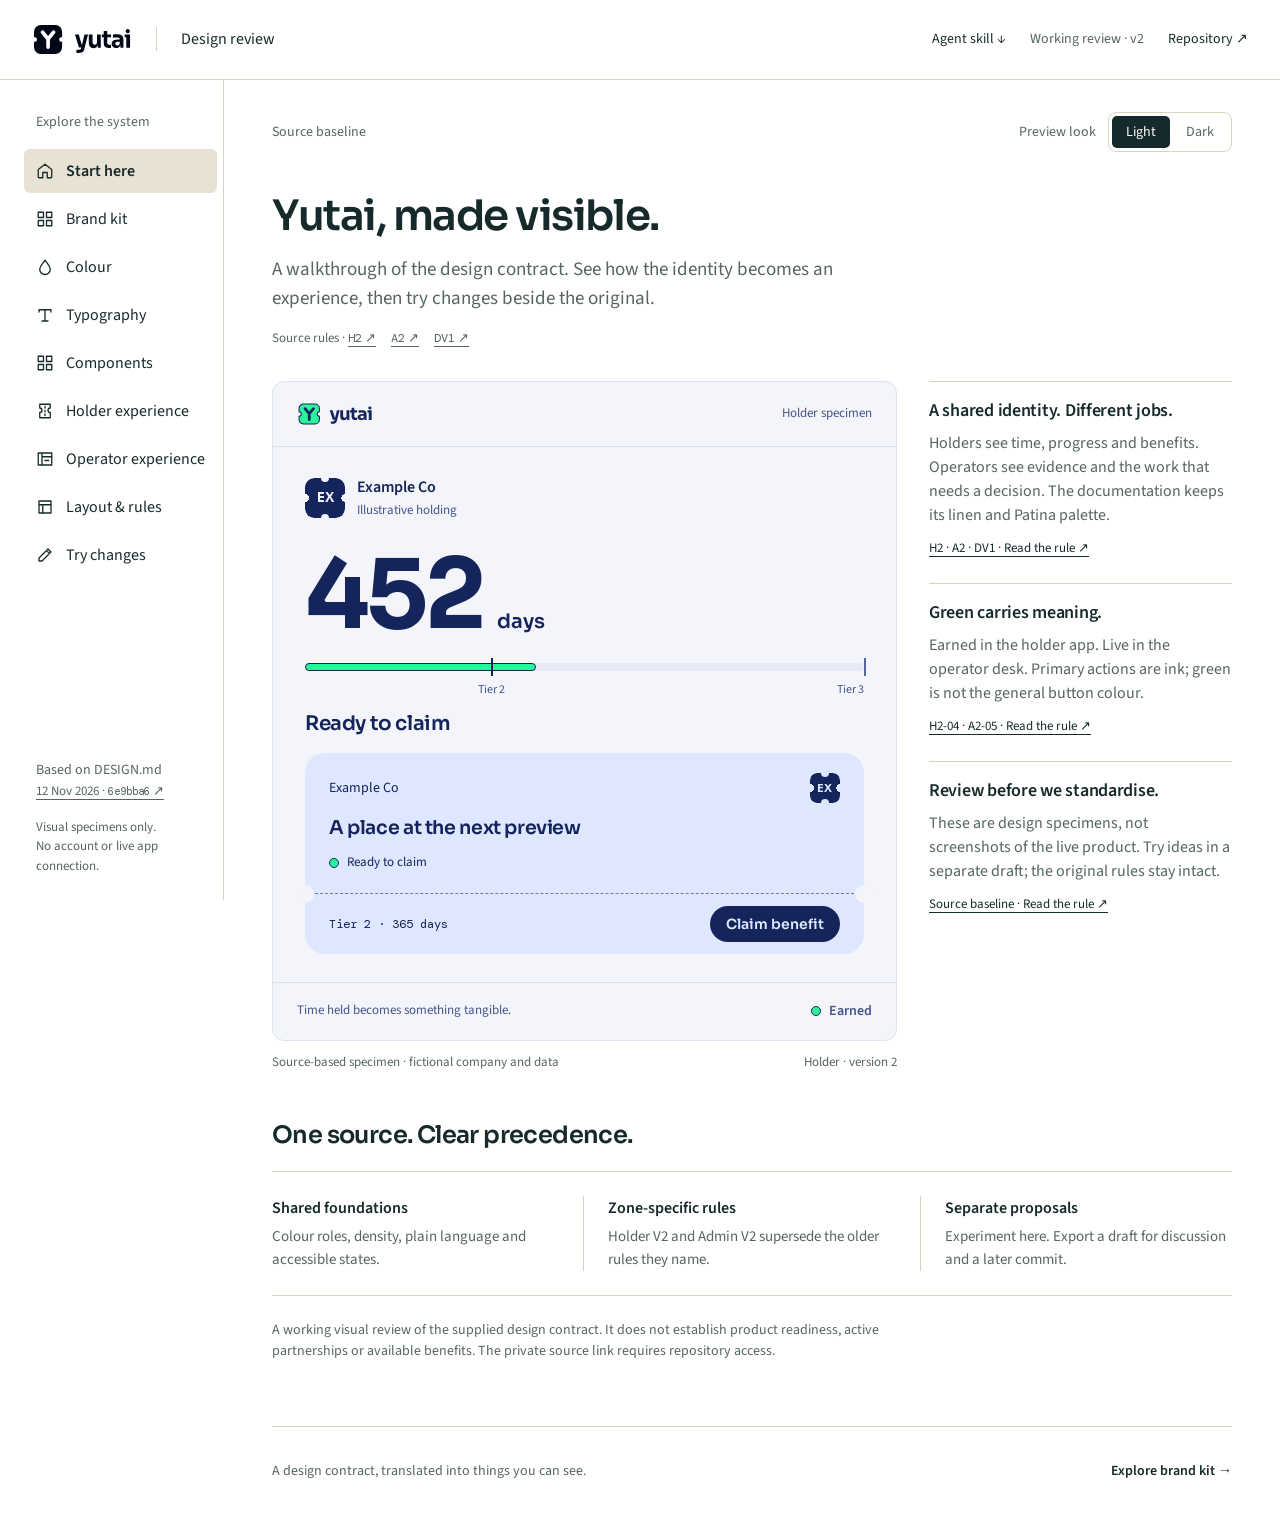
<file: index.html>
<!doctype html>
<html lang="en-GB">
<head>
  <meta charset="utf-8">
  <meta name="viewport" content="width=device-width,initial-scale=1">
  <meta name="description" content="An interactive visual review of Yutai’s design system. Explore the source baseline and try separate design proposals.">
  <meta name="theme-color" content="#F4F1E7">
  <title>Yutai · Design review</title>
  <link rel="icon" href="skills/yutai-design/assets/brand-kit/svg/yutai-seal-ink.svg" type="image/svg+xml">
  <link rel="stylesheet" href="style.css">
  <script defer src="data.js"></script>
  <script defer src="app.js"></script>
</head>
<body>
  <a class="skip" href="#main">Skip to content</a>
  <header class="masthead">
    <a class="identity" href="#start" aria-label="Yutai design review home"><img src="skills/yutai-design/assets/brand-kit/svg/yutai-lockup-horizontal-ink.svg" alt="Yutai" width="100" height="32"><span>Design review</span></a>
    <div class="mast-actions"><a class="text-link skill-download" href="downloads/Yutai-Design-Skill.zip" download>Agent skill ↓</a><span class="draft-label">Working review · v2</span><a class="text-link" href="https://github.com/nonprophet-max/yutai-design" target="_blank" rel="noopener">Repository <span aria-hidden="true">↗</span></a></div>
  </header>
  <aside class="navigation" aria-label="Walkthrough navigation">
    <p class="nav-title">Explore the system</p>
    <nav id="desktop-nav" aria-label="Design chapters"></nav>
    <label class="mobile-nav">Choose a chapter<select id="chapter-select" aria-label="Choose a chapter"></select></label>
    <div class="nav-foot"><p>Based on DESIGN.md</p><a class="source-ref" href="https://github.com/BrunoPessoa22/special-project/blob/6e9bba6237d9f6296e41d71a105c7b190074205a/docs/DESIGN.md" target="_blank" rel="noopener">12 Nov 2026 · <code>6e9bba6</code> ↗</a><p class="small">Visual specimens only.<br>No account or live app connection.</p></div>
  </aside>
  <main id="main" tabindex="-1">
    <div class="preview-toolbar"><span id="chapter-context">Source baseline</span><div class="look-control"><span>Preview look</span><div class="segmented" role="group" aria-label="Preview look"><button type="button" data-look="light" aria-pressed="true">Light</button><button type="button" data-look="dark" aria-pressed="false">Dark</button></div></div></div>
    <div id="chapter"></div>
    <footer class="page-footer"><span id="footer-rule">A design contract, translated into things you can see.</span><button class="next-chapter quiet" id="next-chapter" type="button">Explore colour <span aria-hidden="true">→</span></button></footer>
  </main>
  <div id="announcement" role="status" aria-live="polite" class="toast" hidden></div>
  <dialog id="detail-dialog" aria-labelledby="detail-title"><div class="dialog-head"><h2 id="detail-title">Review specimen</h2><button id="close-detail" class="secondary" type="button">Close</button></div><div id="detail-body"></div></dialog>
  <noscript><p class="no-script">This interactive review needs JavaScript. The source design contract is available through the DESIGN.md link.</p></noscript>
</body>
</html>
</file>
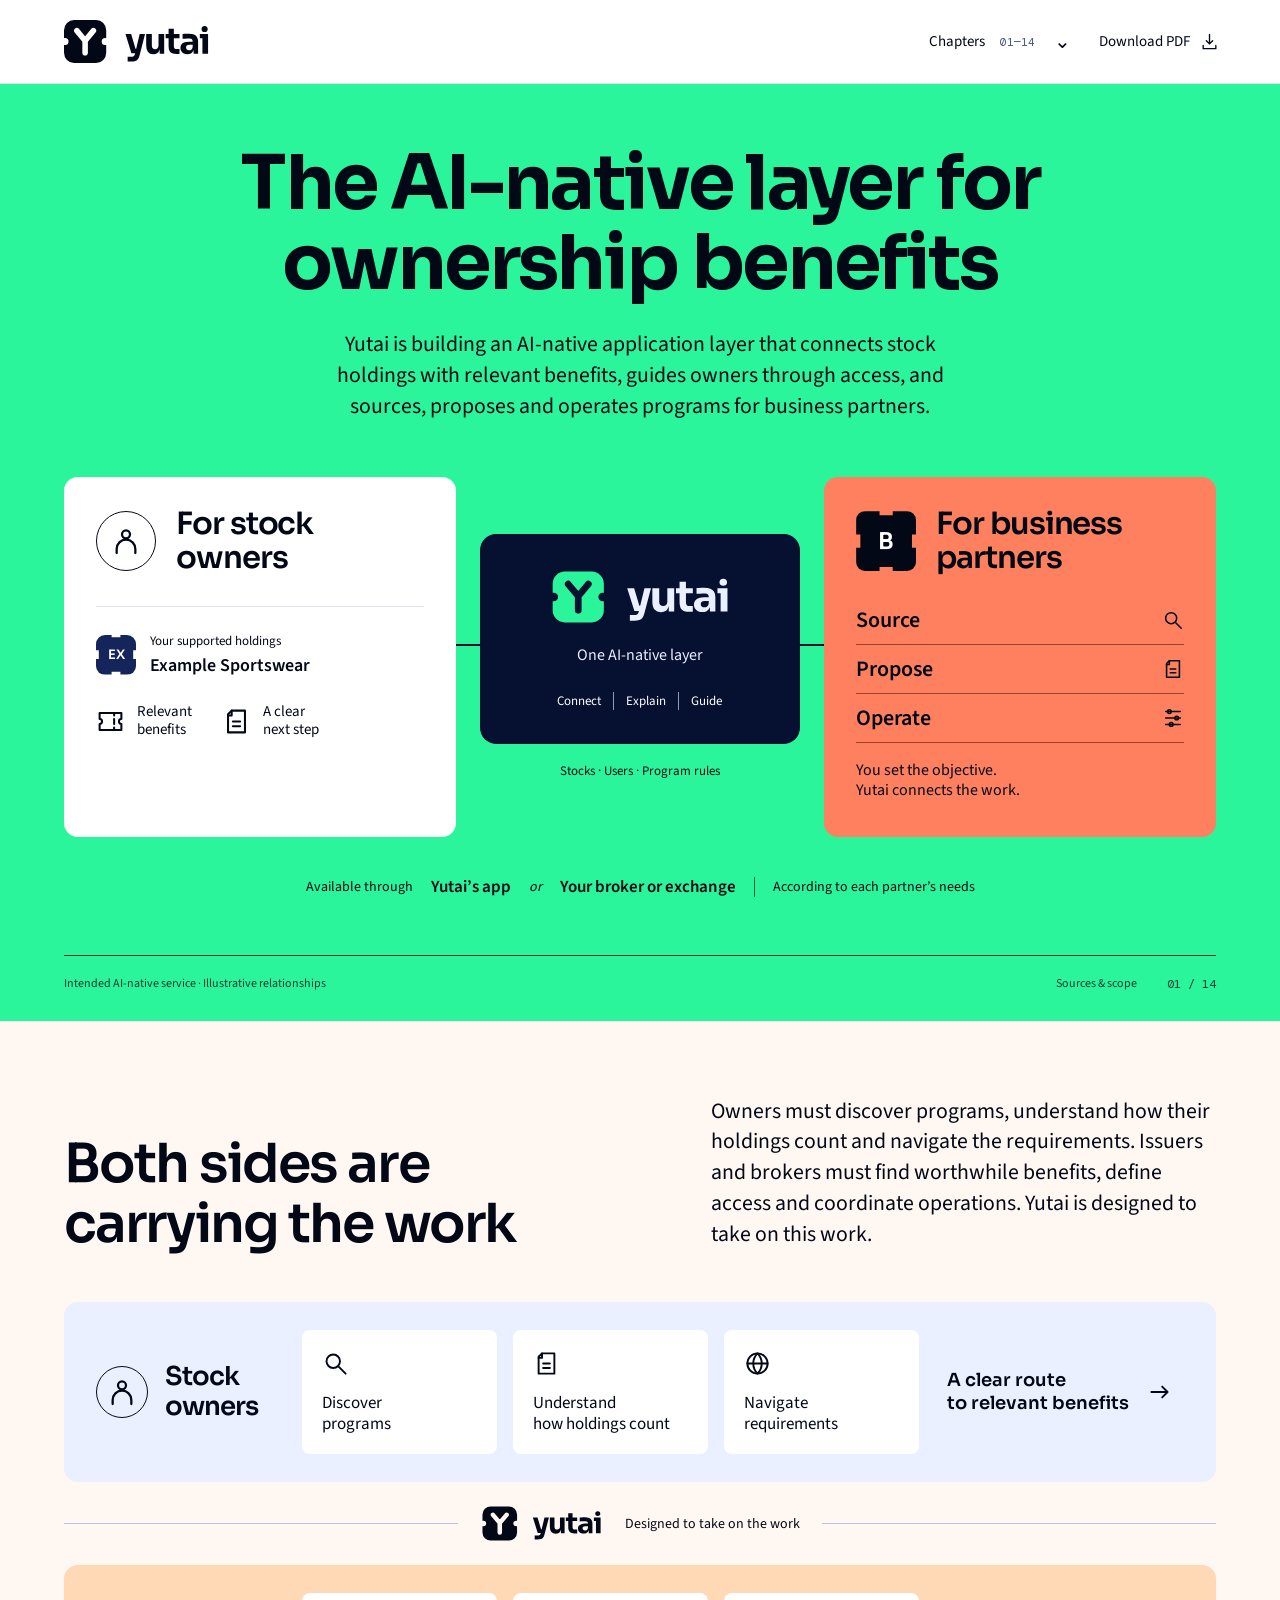
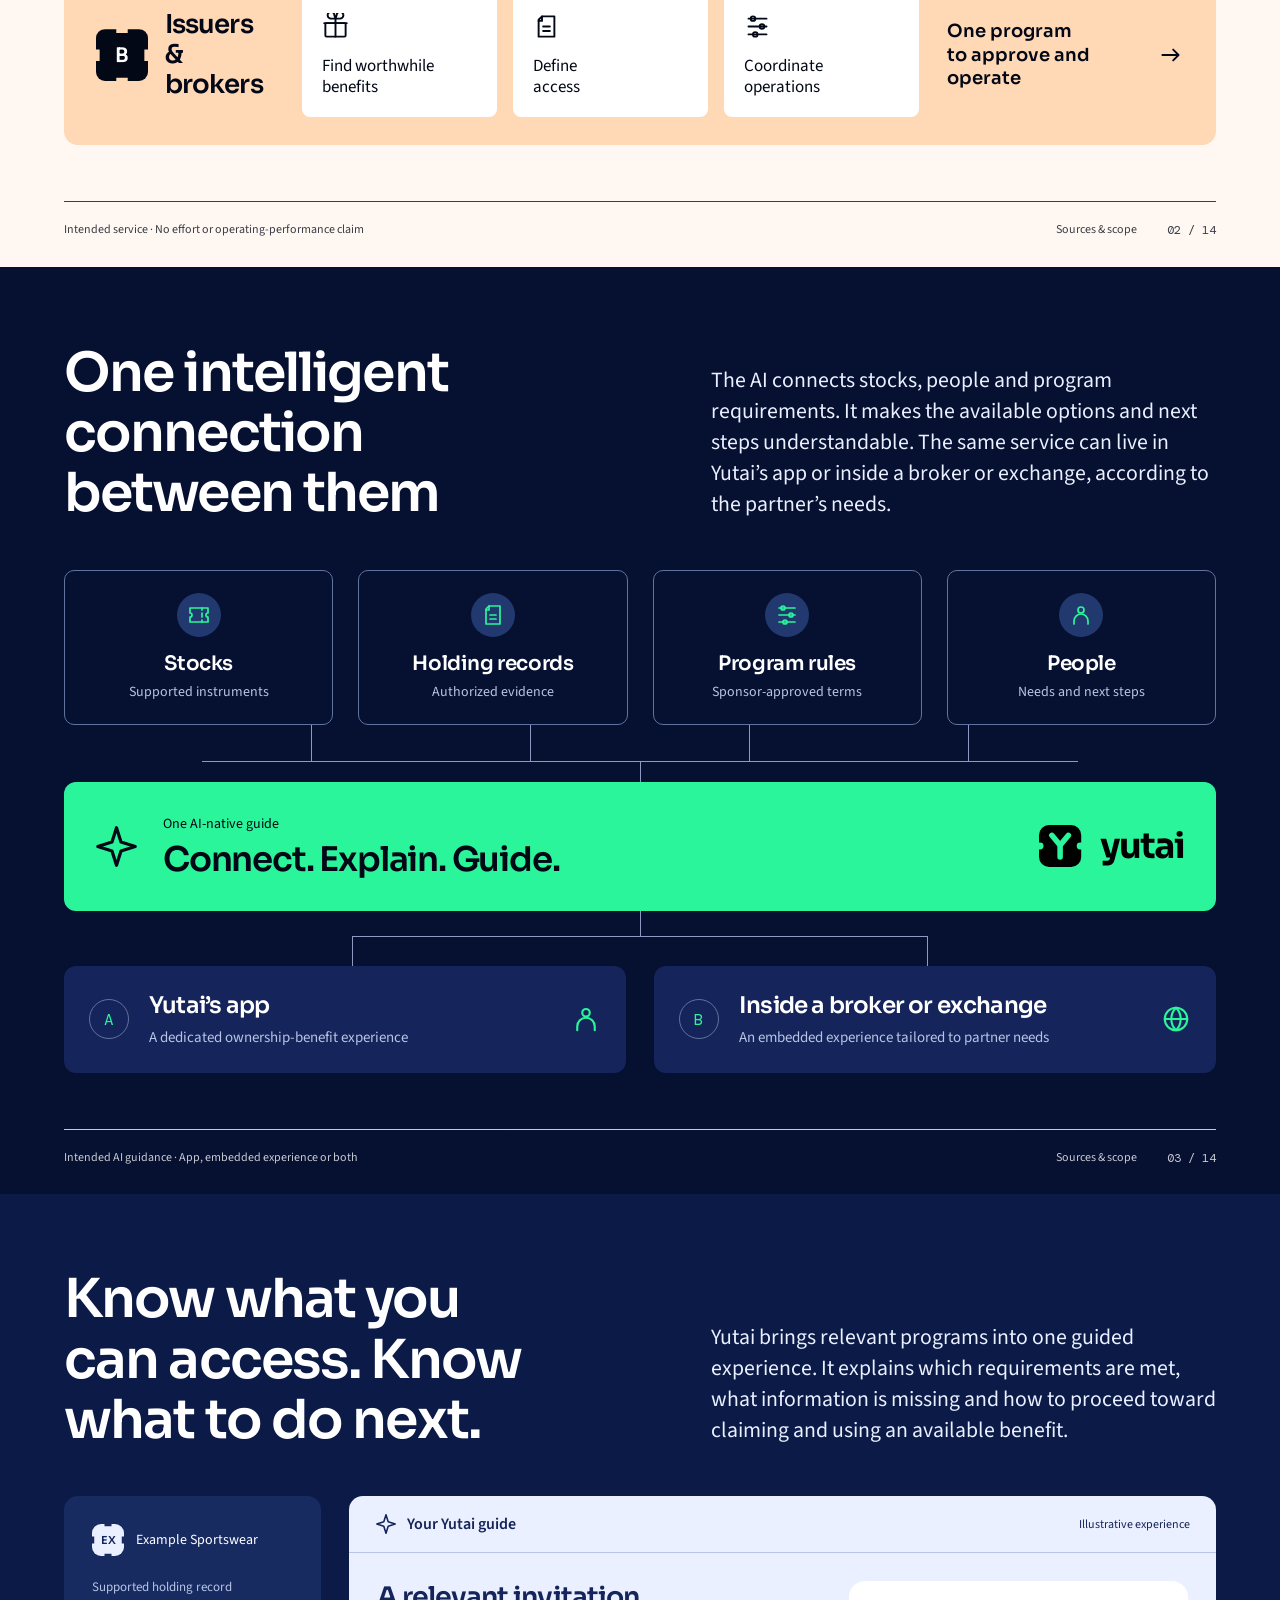
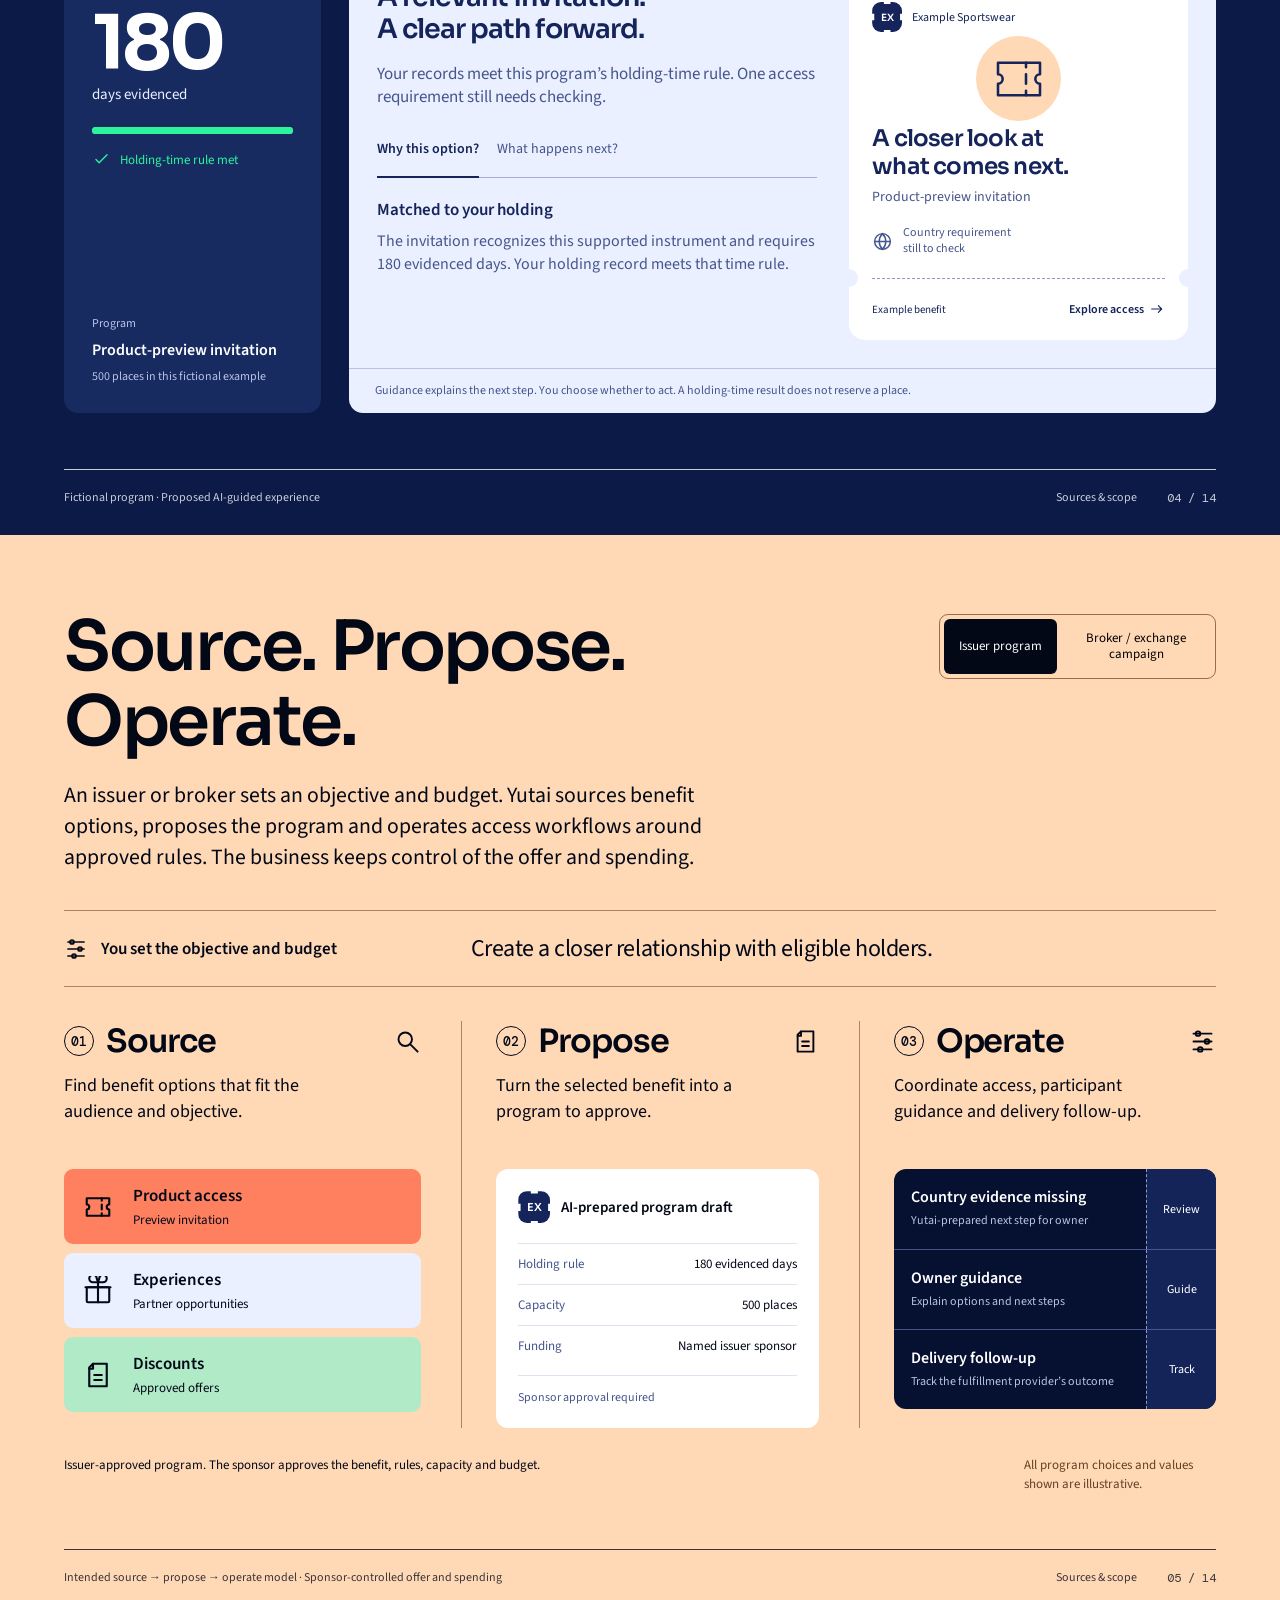
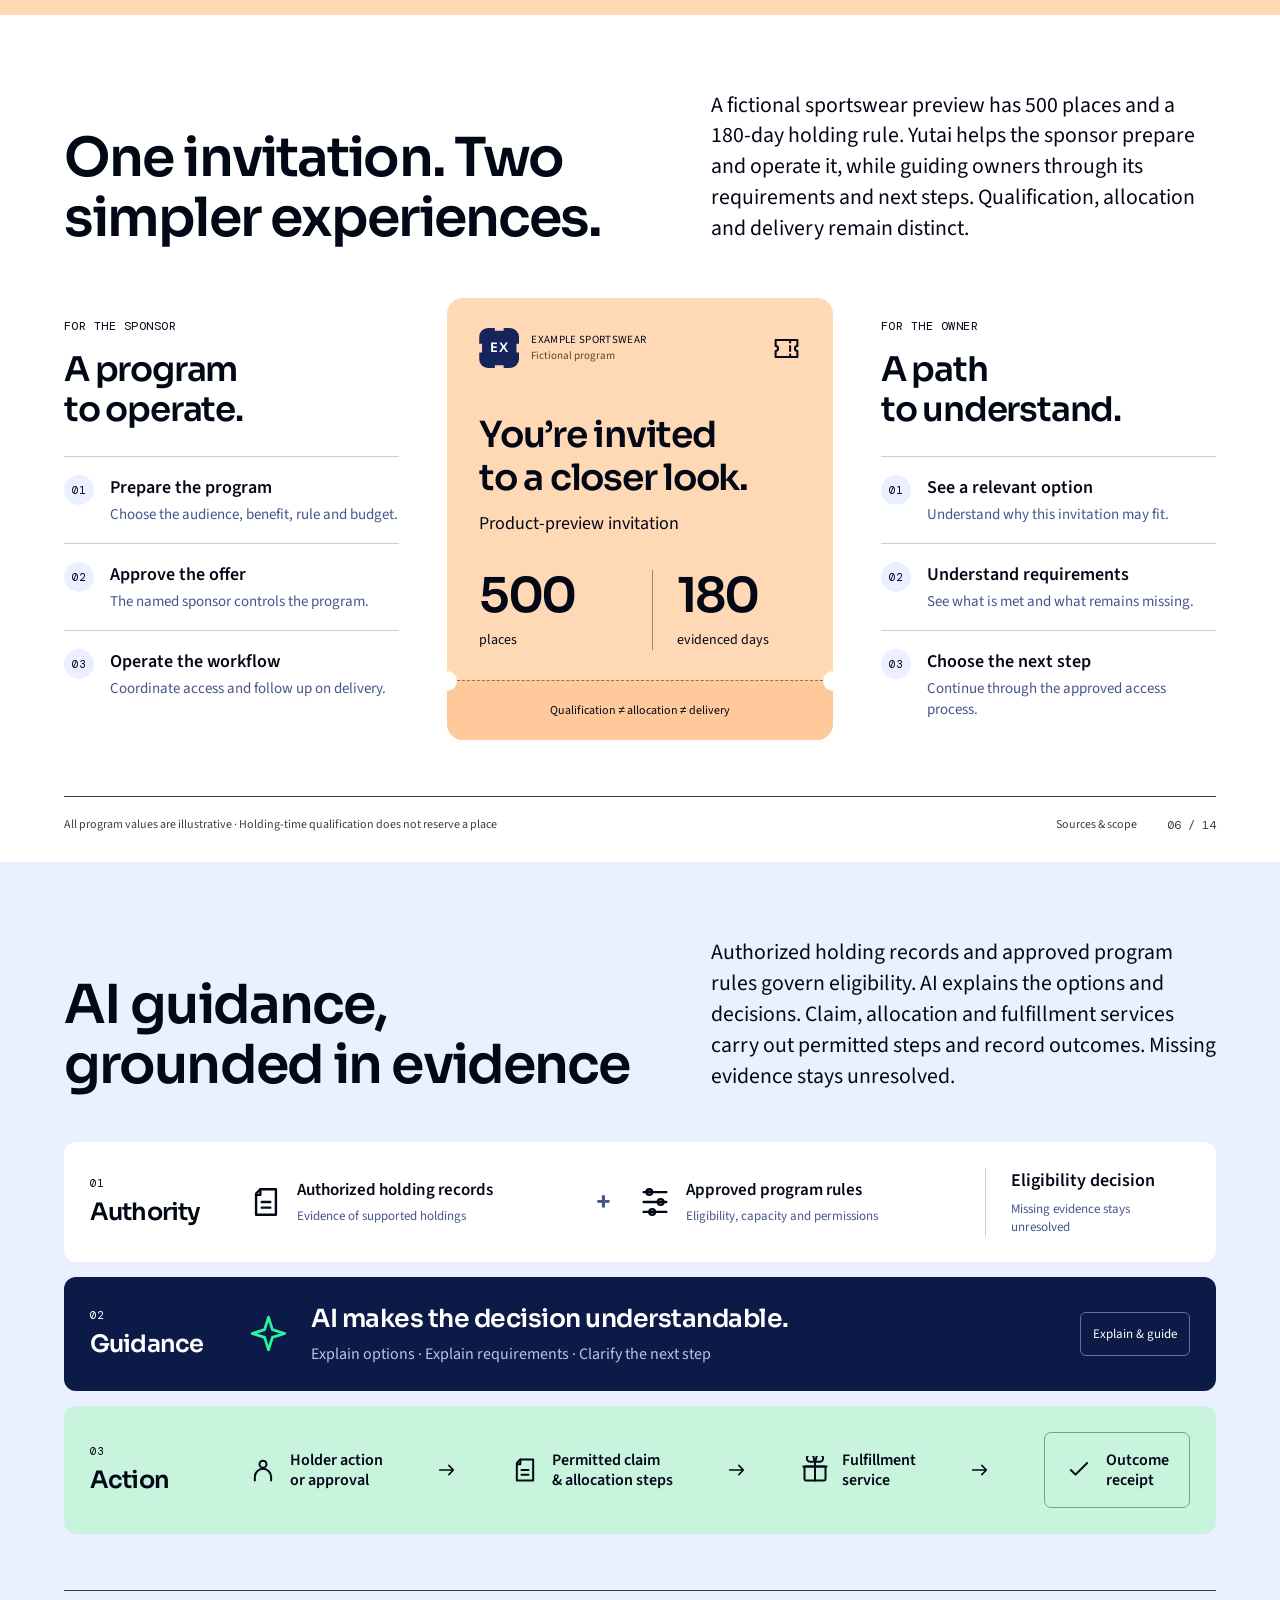
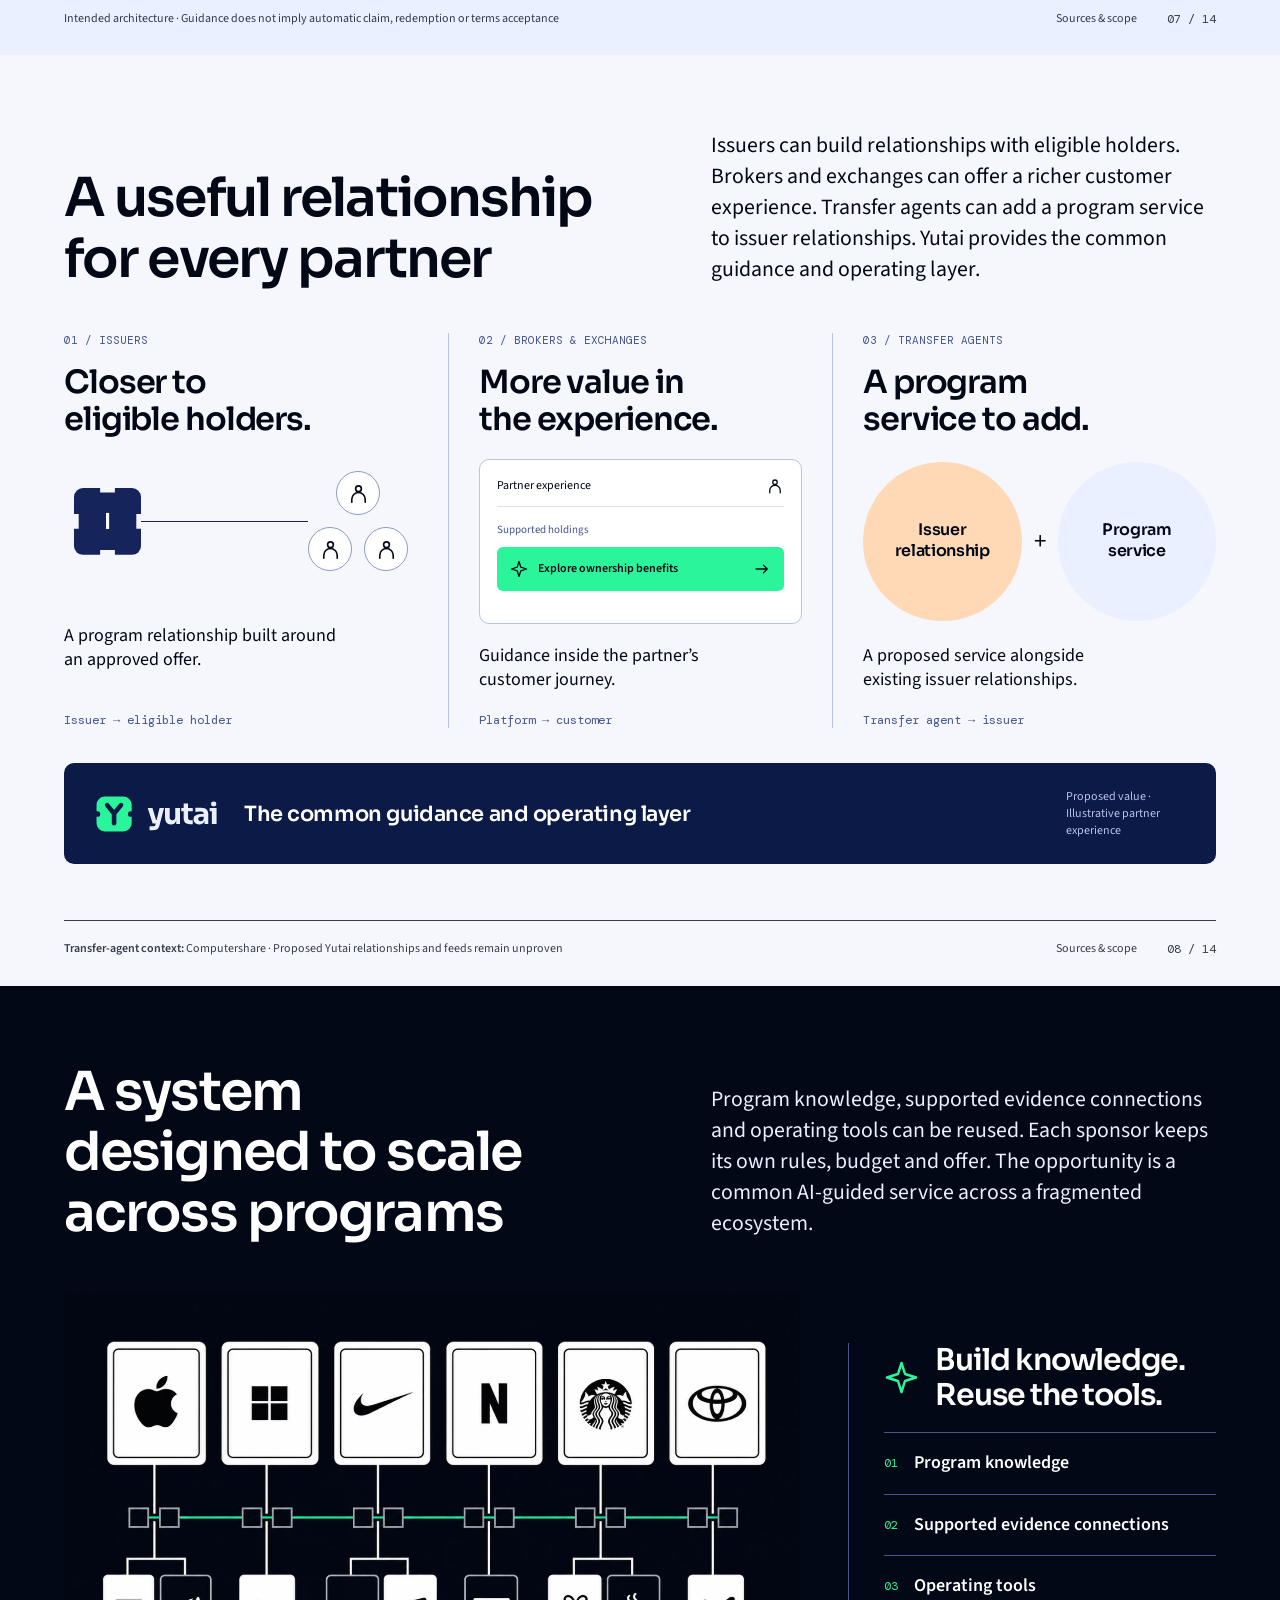
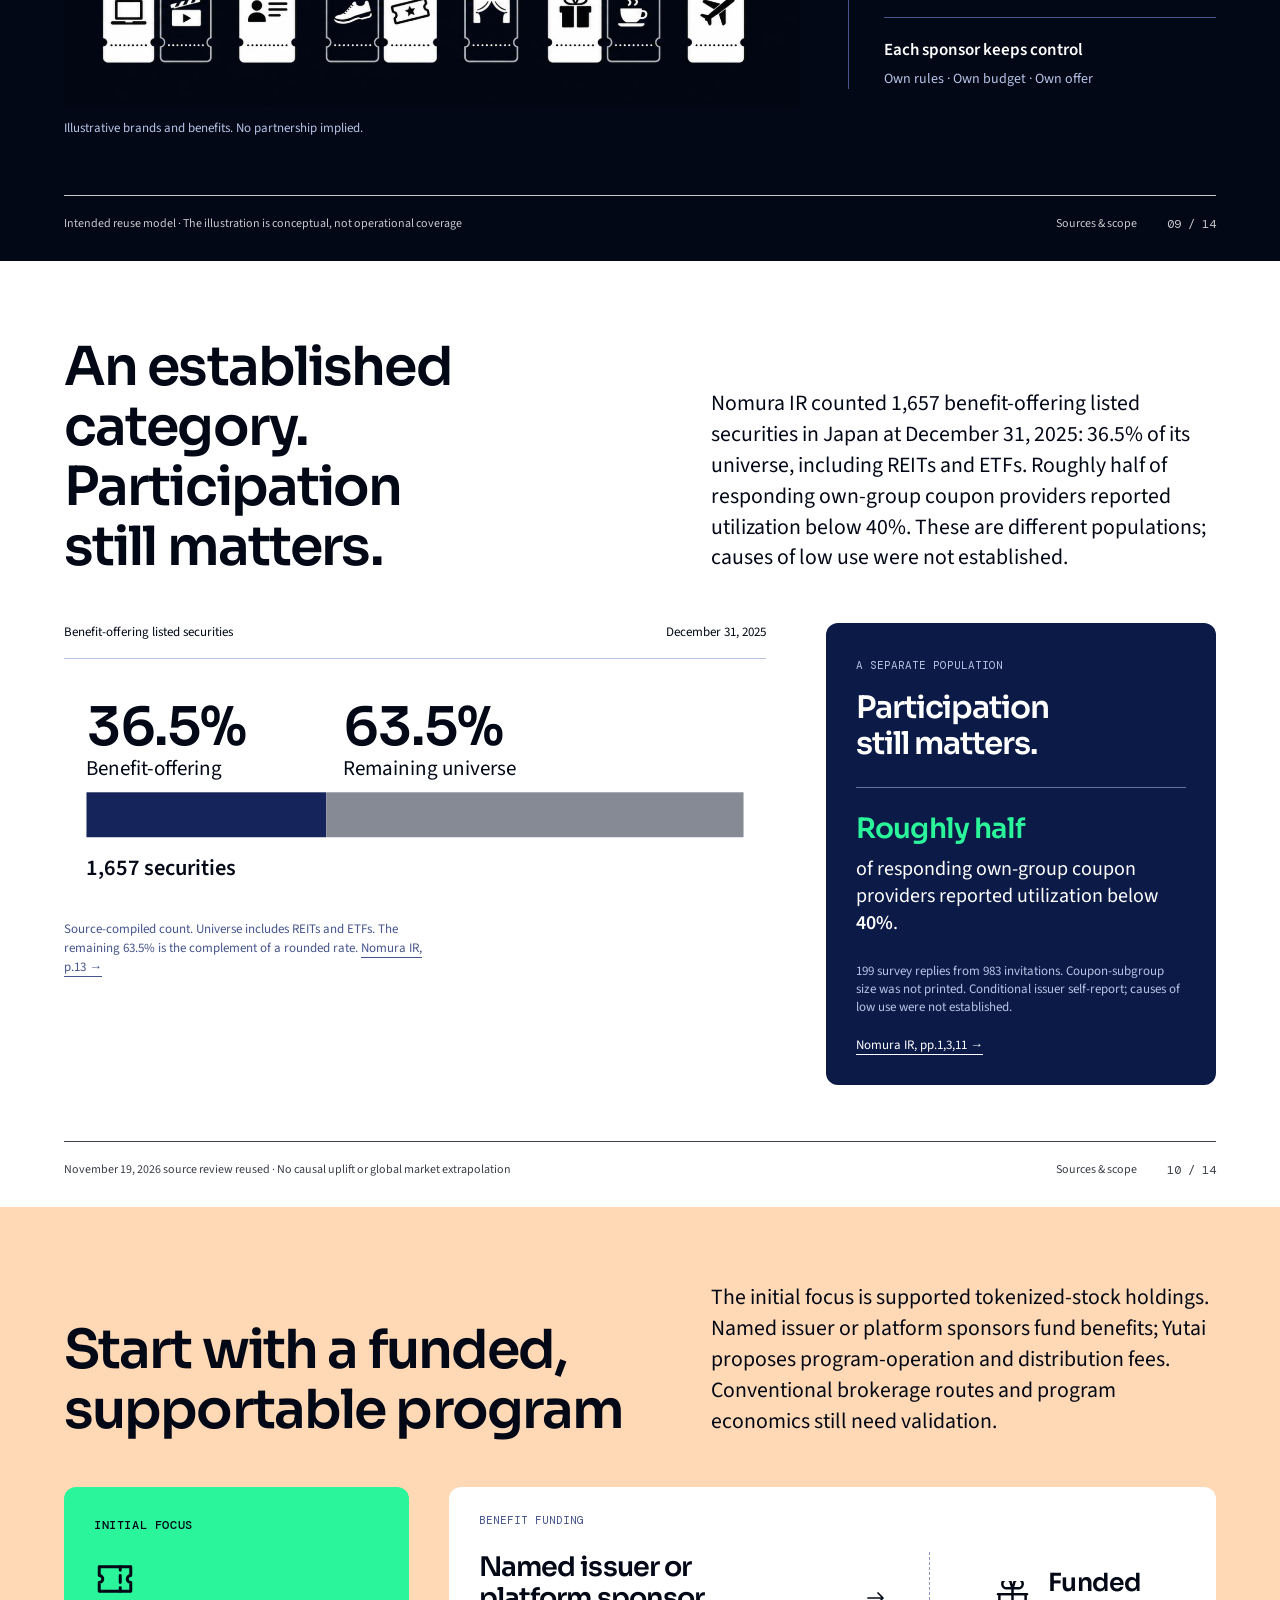
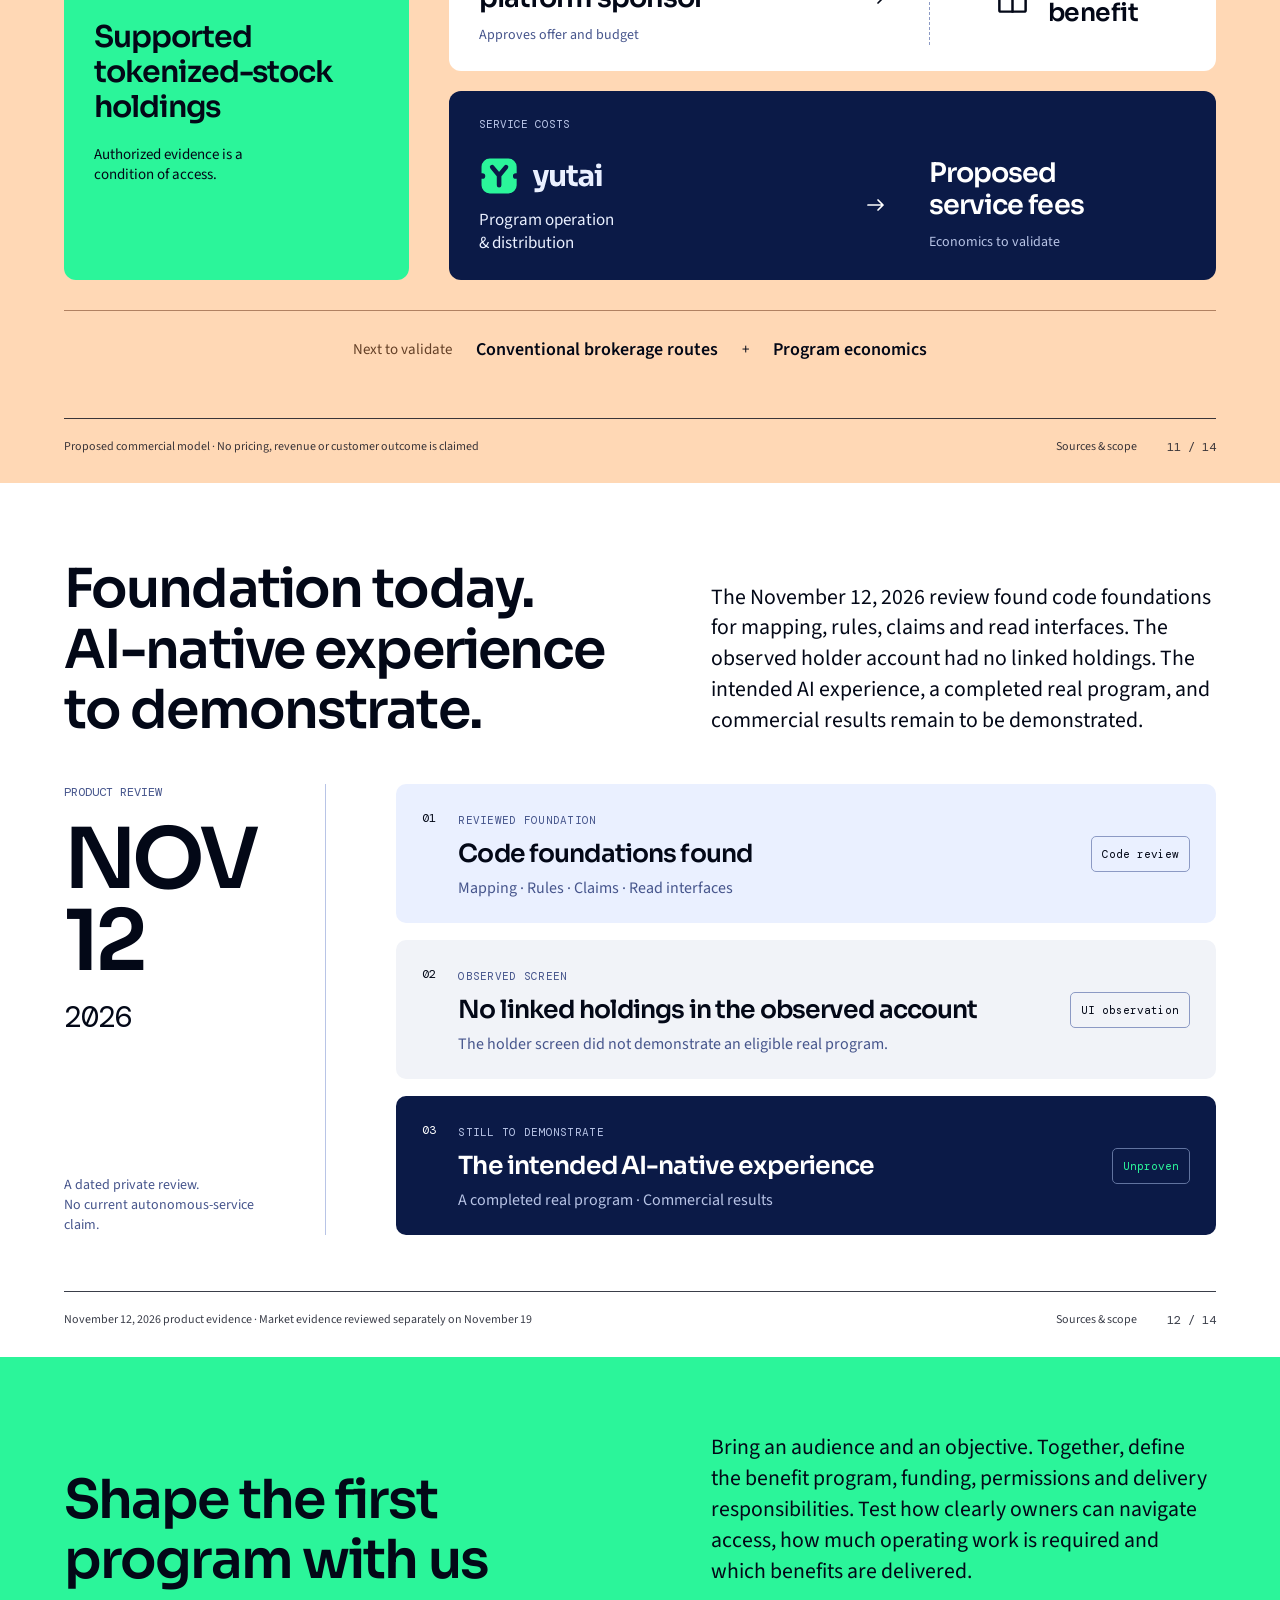
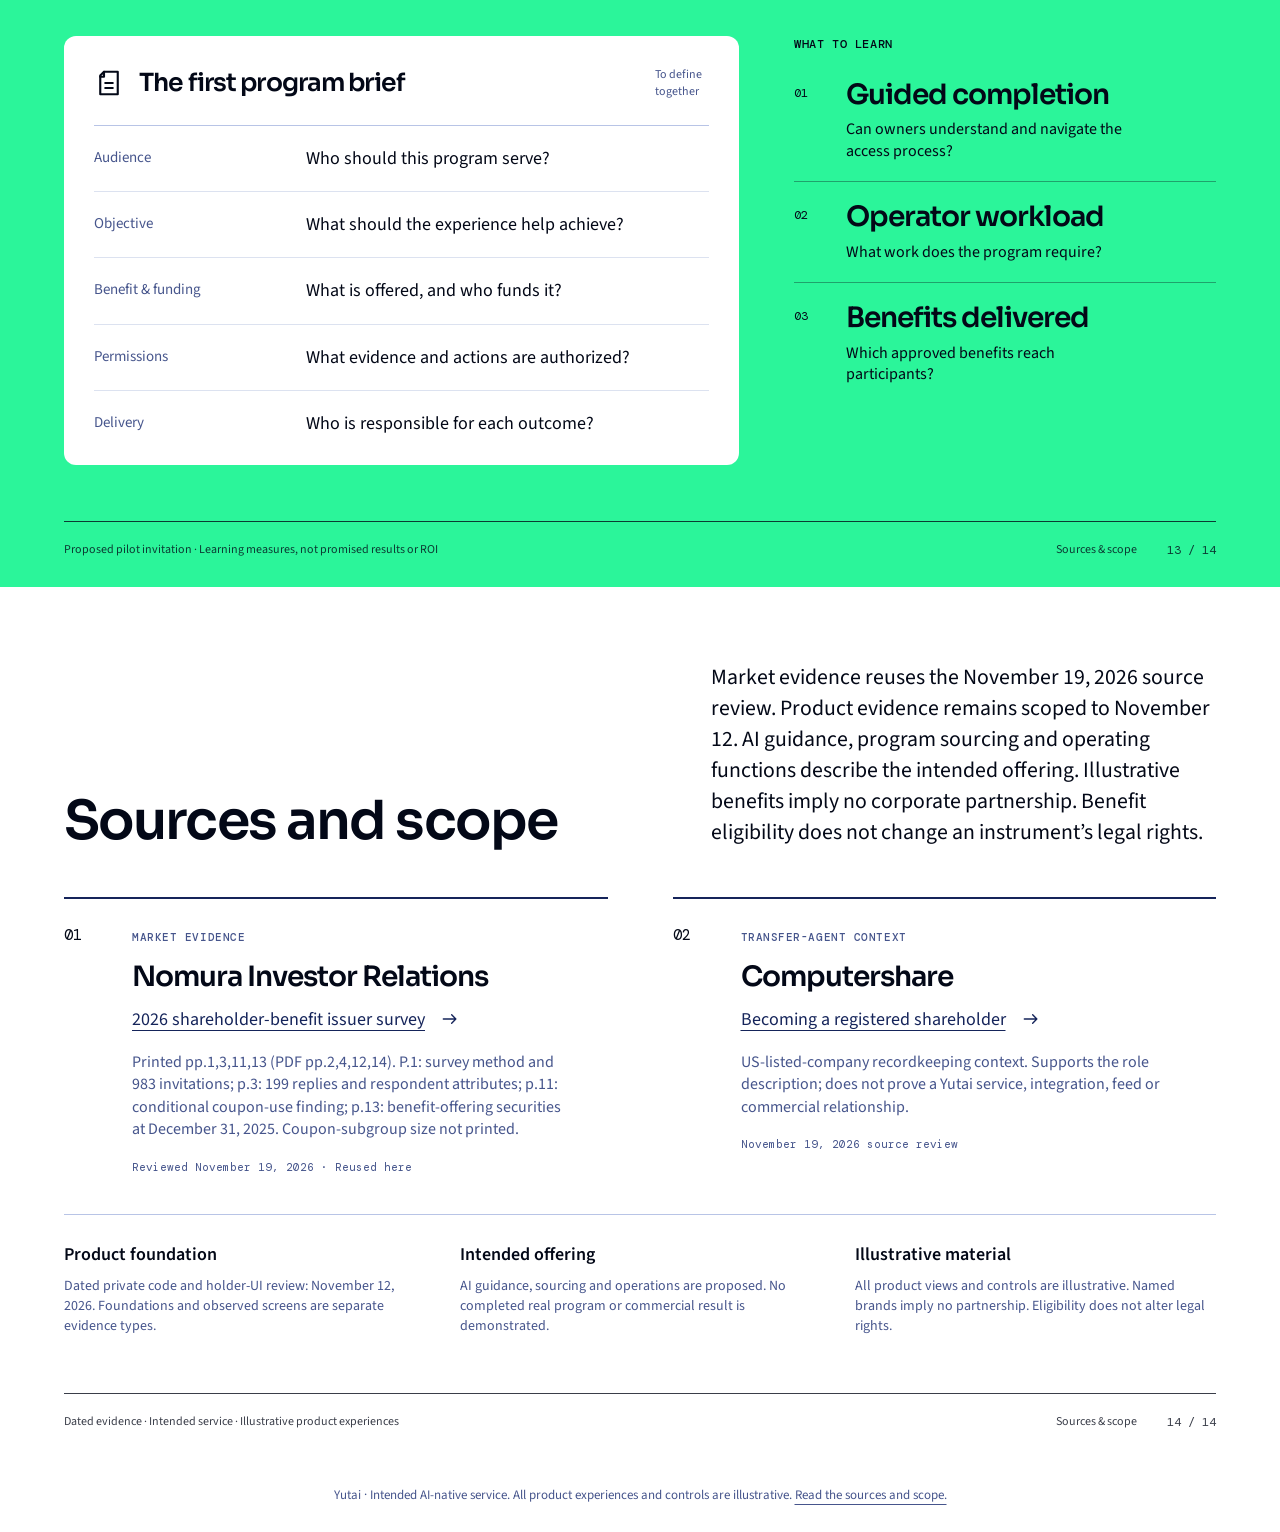
<file: presentation/index.html>
<!doctype html><html lang="en-US"><head><meta charset="utf-8"><meta name="viewport" content="width=device-width,initial-scale=1"><meta name="robots" content="noindex,nofollow"><title>Yutai — AI-native ownership benefits</title><meta name="description" content="The intended AI-native application layer connecting stocks, eligibility and people, with programs sourced, proposed and operated for partners."><meta name="theme-color" content="#2BF59A"><link rel="icon" href="assets/yutai-seal-ink.svg" type="image/svg+xml"><link rel="stylesheet" href="assets/yutai-fonts.css"><link rel="stylesheet" href="styles.css"><script src="app.js" defer></script></head><body class="web-document"><a class="skip-link" href="#connection">Skip to the presentation</a><header class="site-header"><a href="#connection" aria-label="Yutai, the connection"><img class="yutai-logo" src="assets/yutai-lockup-horizontal-ink.svg" alt="Yutai" width="168" height="54"></a><details class="chapter-menu" open><summary>Chapters <span>01—14</span></summary><nav aria-label="Presentation chapters"><a href="#connection"><span>01</span>The connection</a><a href="#work"><span>02</span>The work</a><a href="#layer"><span>03</span>One layer</a><a href="#owner"><span>04</span>For owners</a><a href="#business"><span>05</span>For businesses</a><a href="#invitation"><span>06</span>One invitation</a><a href="#evidence"><span>07</span>Evidence & action</a><a href="#partners"><span>08</span>Partner value</a><a href="#scale"><span>09</span>The ecosystem</a><a href="#japan"><span>10</span>Japan evidence</a><a href="#launch"><span>11</span>Starting point</a><a href="#readiness"><span>12</span>Readiness</a><a href="#pilot"><span>13</span>First program</a><a href="#sources"><span>14</span>Sources & scope</a></nav></details><a class="pdf-link" href="Yutai-AI-Native-Presentation.pdf" download>Download PDF <svg class="icon " viewBox="0 0 24 24" aria-hidden="true"><path d="M12 3v12m-4-4 4 4 4-4M4 17v4h16v-4"/></svg></a></header><main><section class="chapter connection" id="connection" data-source-section="01"><div class="print-brand"><img class="yutai-logo" src="assets/yutai-lockup-horizontal-ink.svg" alt="Yutai" width="168" height="54"><span>Ownership benefits, intelligently connected.</span></div><div class="intro"><h1>The AI-native layer for ownership benefits</h1><p class="source-copy">Yutai is building an AI-native application layer that connects stock holdings with relevant benefits, guides owners through access, and sources, proposes and operates programs for business partners.</p></div>
      <div class="relationship" aria-label="Intended relationship: stock owners receive AI guidance; business partners source, propose and operate programs through Yutai.">
        <div class="relationship-side owner-side">
          <div class="relationship-title"><span class="person-symbol"><svg class="icon " viewBox="0 0 24 24" aria-hidden="true"><circle cx="12" cy="7" r="3"/><path d="M5 21v-3a7 7 0 0 1 14 0v3"/></svg></span><h2>For stock <br>owners</h2></div>
          <div class="owner-input"><span class="company-pass" aria-hidden="true">EX</span><div><span>Your supported holdings</span><strong>Example Sportswear</strong></div></div>
          <div class="benefit-pair"><div><svg class="icon " viewBox="0 0 24 24" aria-hidden="true"><path d="M3 5h18v5a2 2 0 0 0 0 4v5H3v-5a2 2 0 0 0 0-4Z"/><path d="M15 5v2m0 3v4m0 3v2"/></svg><span>Relevant<br>benefits</span></div><div><svg class="icon " viewBox="0 0 24 24" aria-hidden="true"><path d="M8 3h11v18H5V6Z"/><path d="M8 3v4H5m4 5h6m-6 4h6"/></svg><span>A clear<br>next step</span></div></div>
        </div>
        <div class="relationship-centre"><div class="link-line left" aria-hidden="true"></div><div class="intelligence"><img class="yutai-logo" src="assets/yutai-lockup-horizontal-on-dark.svg" alt="Yutai" width="168" height="54"><span>One AI-native layer</span><div class="intelligence-jobs"><span>Connect</span><span>Explain</span><span>Guide</span></div></div><div class="link-line right" aria-hidden="true"></div><p>Stocks · Users · Program rules</p></div>
        <div class="relationship-side business-side"><div class="relationship-title"><span class="company-pass" aria-hidden="true">B</span><h2>For business <br>partners</h2></div><div class="business-jobs"><div><span>Source</span><svg class="icon " viewBox="0 0 24 24" aria-hidden="true"><circle cx="10" cy="10" r="6"/><path d="m15 15 6 6"/></svg></div><div><span>Propose</span><svg class="icon " viewBox="0 0 24 24" aria-hidden="true"><path d="M8 3h11v18H5V6Z"/><path d="M8 3v4H5m4 5h6m-6 4h6"/></svg></div><div><span>Operate</span><svg class="icon " viewBox="0 0 24 24" aria-hidden="true"><path d="M4 5h16M4 12h16M4 19h16"/><circle cx="8" cy="5" r="2"/><circle cx="16" cy="12" r="2"/><circle cx="10" cy="19" r="2"/></svg></div></div><p>You set the objective.<br>Yutai connects the work.</p></div>
      </div>
      <div class="distribution"><span>Available through</span><strong>Yutai’s app</strong><span class="distribution-or">or</span><strong>Your broker or exchange</strong><span>According to each partner’s needs</span></div>
    <footer class="chapter-footer"><span>Intended AI-native service · Illustrative relationships</span><span><a href="#sources">Sources &amp; scope</a> <span class="folio">01 / 14</span></span></footer></section><section class="chapter work" id="work" data-source-section="02"><div class="print-brand"><img class="yutai-logo" src="assets/yutai-lockup-horizontal-ink.svg" alt="Yutai" width="168" height="54"><span>A fragmented ecosystem creates work on both sides.</span></div><div class="page-heading"><h2>Both sides are carrying the work</h2><p class="source-copy">Owners must discover programs, understand how their holdings count and navigate the requirements. Issuers and brokers must find worthwhile benefits, define access and coordinate operations. Yutai is designed to take on this work.</p></div>
      <div class="work-scenes">
        <div class="work-row owner-work"><div class="work-person"><span class="person-symbol"><svg class="icon " viewBox="0 0 24 24" aria-hidden="true"><circle cx="12" cy="7" r="3"/><path d="M5 21v-3a7 7 0 0 1 14 0v3"/></svg></span><h3>Stock <br>owners</h3></div><div class="task-stream"><div class="task-item"><svg class="icon " viewBox="0 0 24 24" aria-hidden="true"><circle cx="10" cy="10" r="6"/><path d="m15 15 6 6"/></svg><span>Discover <br>programs</span></div><div class="task-item"><svg class="icon " viewBox="0 0 24 24" aria-hidden="true"><path d="M8 3h11v18H5V6Z"/><path d="M8 3v4H5m4 5h6m-6 4h6"/></svg><span>Understand <br>how holdings count</span></div><div class="task-item"><svg class="icon " viewBox="0 0 24 24" aria-hidden="true"><circle cx="12" cy="12" r="9"/><path d="M3 12h18M12 3c5 5 5 13 0 18-5-5-5-13 0-18Z"/></svg><span>Navigate <br>requirements</span></div></div><div class="work-output">A clear route <br>to relevant benefits<svg class="icon " viewBox="0 0 24 24" aria-hidden="true"><path d="M4 12h15m-5-5 5 5-5 5"/></svg></div></div>
        <div class="work-bridge"><span class="work-bridge-line"></span><img class="yutai-logo" src="assets/yutai-lockup-horizontal-ink.svg" alt="Yutai" width="168" height="54"><span>Designed to take on the work</span><span class="work-bridge-line"></span></div>
        <div class="work-row business-work"><div class="work-person"><span class="company-pass" aria-hidden="true">B</span><h3>Issuers <br>&amp; brokers</h3></div><div class="task-stream"><div class="task-item"><svg class="icon " viewBox="0 0 24 24" aria-hidden="true"><rect x="3" y="9" width="18" height="12" rx="1"/><path d="M2 9h20M12 5v16M12 5H8a3 3 0 1 1 3-3l1 3Zm0 0h4a3 3 0 1 0-3-3l-1 3Z"/></svg><span>Find worthwhile <br>benefits</span></div><div class="task-item"><svg class="icon " viewBox="0 0 24 24" aria-hidden="true"><path d="M8 3h11v18H5V6Z"/><path d="M8 3v4H5m4 5h6m-6 4h6"/></svg><span>Define <br>access</span></div><div class="task-item"><svg class="icon " viewBox="0 0 24 24" aria-hidden="true"><path d="M4 5h16M4 12h16M4 19h16"/><circle cx="8" cy="5" r="2"/><circle cx="16" cy="12" r="2"/><circle cx="10" cy="19" r="2"/></svg><span>Coordinate <br>operations</span></div></div><div class="work-output">One program <br>to approve and operate<svg class="icon " viewBox="0 0 24 24" aria-hidden="true"><path d="M4 12h15m-5-5 5 5-5 5"/></svg></div></div>
      </div><footer class="chapter-footer"><span>Intended service · No effort or operating-performance claim</span><span><a href="#sources">Sources &amp; scope</a> <span class="folio">02 / 14</span></span></footer></section><section class="chapter layer" id="layer" data-source-section="03"><div class="print-brand"><img class="yutai-logo" src="assets/yutai-lockup-horizontal-on-dark.svg" alt="Yutai" width="168" height="54"><span>Connected intelligence, delivered where the partner needs it.</span></div><div class="page-heading"><h2>One intelligent connection between them</h2><p class="source-copy">The AI connects stocks, people and program requirements. It makes the available options and next steps understandable. The same service can live in Yutai’s app or inside a broker or exchange, according to the partner’s needs.</p></div>
      <div class="layer-map"><div class="layer-inputs"><div class="input-node"><span><svg class="icon " viewBox="0 0 24 24" aria-hidden="true"><path d="M3 5h18v5a2 2 0 0 0 0 4v5H3v-5a2 2 0 0 0 0-4Z"/><path d="M15 5v2m0 3v4m0 3v2"/></svg></span><strong>Stocks</strong><small>Supported instruments</small></div><div class="input-node"><span><svg class="icon " viewBox="0 0 24 24" aria-hidden="true"><path d="M8 3h11v18H5V6Z"/><path d="M8 3v4H5m4 5h6m-6 4h6"/></svg></span><strong>Holding records</strong><small>Authorized evidence</small></div><div class="input-node"><span><svg class="icon " viewBox="0 0 24 24" aria-hidden="true"><path d="M4 5h16M4 12h16M4 19h16"/><circle cx="8" cy="5" r="2"/><circle cx="16" cy="12" r="2"/><circle cx="10" cy="19" r="2"/></svg></span><strong>Program rules</strong><small>Sponsor-approved terms</small></div><div class="input-node"><span><svg class="icon " viewBox="0 0 24 24" aria-hidden="true"><circle cx="12" cy="7" r="3"/><path d="M5 21v-3a7 7 0 0 1 14 0v3"/></svg></span><strong>People</strong><small>Needs and next steps</small></div></div><div class="layer-lines" aria-hidden="true"><i></i><i></i><i></i><i></i></div><div class="layer-core"><svg class="icon " viewBox="0 0 24 24" aria-hidden="true"><path d="m12 2 2.4 7.6L22 12l-7.6 2.4L12 22l-2.4-7.6L2 12l7.6-2.4Z"/></svg><div><span>One AI-native guide</span><h3>Connect. Explain. Guide.</h3></div><img class="yutai-logo" src="assets/yutai-lockup-horizontal-on-dark.svg" alt="Yutai" width="168" height="54"></div><div class="route-split" aria-hidden="true"></div><div class="delivery-routes"><div><span class="route-number">A</span><div><h3>Yutai’s app</h3><p>A dedicated ownership-benefit experience</p></div><svg class="icon " viewBox="0 0 24 24" aria-hidden="true"><circle cx="12" cy="7" r="3"/><path d="M5 21v-3a7 7 0 0 1 14 0v3"/></svg></div><div><span class="route-number">B</span><div><h3>Inside a broker or exchange</h3><p>An embedded experience tailored to partner needs</p></div><svg class="icon " viewBox="0 0 24 24" aria-hidden="true"><circle cx="12" cy="12" r="9"/><path d="M3 12h18M12 3c5 5 5 13 0 18-5-5-5-13 0-18Z"/></svg></div></div></div><footer class="chapter-footer"><span>Intended AI guidance · App, embedded experience or both</span><span><a href="#sources">Sources &amp; scope</a> <span class="folio">03 / 14</span></span></footer></section><section class="chapter owner" id="owner" data-source-section="04"><div class="print-brand"><img class="yutai-logo" src="assets/yutai-lockup-horizontal-on-dark.svg" alt="Yutai" width="168" height="54"><span>Guidance through the ownership-benefit ecosystem.</span></div><div class="owner-heading"><h2>Know what you can access. Know what to do next.</h2><p class="source-copy">Yutai brings relevant programs into one guided experience. It explains which requirements are met, what information is missing and how to proceed toward claiming and using an available benefit.</p></div><div class="guidance-scene"><div class="holding-rail"><div class="rail-title"><span class="company-pass" aria-hidden="true">EX</span><span>Example Sportswear</span></div><p>Supported holding record</p><div class="holding-days"><strong>180</strong><span>days evidenced</span></div><div class="earned-track"><span></span></div><div class="rail-result"><svg class="icon " viewBox="0 0 24 24" aria-hidden="true"><path d="m5 12 4 4L19 6"/></svg><span>Holding-time rule met</span></div><div class="rail-base"><span>Program</span><strong>Product-preview invitation</strong><span>500 places in this fictional example</span></div></div><div class="guide-result"><div class="guide-head"><span><svg class="icon " viewBox="0 0 24 24" aria-hidden="true"><path d="m12 2 2.4 7.6L22 12l-7.6 2.4L12 22l-2.4-7.6L2 12l7.6-2.4Z"/></svg>Your Yutai guide</span><span>Illustrative experience</span></div><div class="guide-main"><div class="guide-message"><h3>A relevant invitation.<br>A clear path forward.</h3><p>Your records meet this program’s holding-time rule. One access requirement still needs checking.</p><div class="guidance-tabs" role="tablist" aria-label="Explore the AI guidance"><button role="tab" id="owner-why" aria-controls="owner-panel-why" aria-selected="true">Why this option?</button><button role="tab" id="owner-next" aria-controls="owner-panel-next" aria-selected="false">What happens next?</button></div><div class="owner-panel" id="owner-panel-why" role="tabpanel" aria-labelledby="owner-why"><h4>Matched to your holding</h4><p>The invitation recognizes this supported instrument and requires 180 evidenced days. Your holding record meets that time rule.</p></div><div class="owner-panel" id="owner-panel-next" role="tabpanel" aria-labelledby="owner-next"><h4>Check the country requirement</h4><p>Yutai explains the permitted countries and the evidence this program accepts. You choose whether to continue through its claim process.</p></div></div><div class="benefit-ticket"><div class="ticket-identity"><span class="company-pass" aria-hidden="true">EX</span><span>Example Sportswear</span></div><div class="ticket-art" aria-hidden="true"><span class="ticket-orbit"></span><svg class="icon " viewBox="0 0 24 24" aria-hidden="true"><path d="M3 5h18v5a2 2 0 0 0 0 4v5H3v-5a2 2 0 0 0 0-4Z"/><path d="M15 5v2m0 3v4m0 3v2"/></svg></div><h3>A closer look at<br>what comes next.</h3><p>Product-preview invitation</p><div class="ticket-status"><svg class="icon " viewBox="0 0 24 24" aria-hidden="true"><circle cx="12" cy="12" r="9"/><path d="M3 12h18M12 3c5 5 5 13 0 18-5-5-5-13 0-18Z"/></svg><span>Country requirement<br>still to check</span></div><div class="ticket-stub"><span>Example benefit</span><strong>Explore access <svg class="icon " viewBox="0 0 24 24" aria-hidden="true"><path d="M4 12h15m-5-5 5 5-5 5"/></svg></strong></div></div></div><div class="guide-disclosure">Guidance explains the next step. You choose whether to act. A holding-time result does not reserve a place.</div></div></div><footer class="chapter-footer"><span>Fictional program · Proposed AI-guided experience</span><span><a href="#sources">Sources &amp; scope</a> <span class="folio">04 / 14</span></span></footer></section><section class="chapter business" id="business" data-source-section="05"><div class="print-brand"><img class="yutai-logo" src="assets/yutai-lockup-horizontal-ink.svg" alt="Yutai" width="168" height="54"><span>Your objective. A program to make it happen.</span></div><div class="business-heading"><div><h2>Source. Propose. Operate.</h2><p class="source-copy">An issuer or broker sets an objective and budget. Yutai sources benefit options, proposes the program and operates access workflows around approved rules. The business keeps control of the offer and spending.</p></div><div class="sponsor-switch" role="tablist" aria-label="Program sponsor"><button role="tab" id="business-issuer" aria-selected="true">Issuer program</button><button role="tab" id="business-platform" aria-selected="false">Broker / exchange campaign</button></div></div><div class="programme-objective"><div><svg class="icon " viewBox="0 0 24 24" aria-hidden="true"><path d="M4 5h16M4 12h16M4 19h16"/><circle cx="8" cy="5" r="2"/><circle cx="16" cy="12" r="2"/><circle cx="10" cy="19" r="2"/></svg><strong>You set the objective and budget</strong></div><p class="objective-copy"><span class="business-context" data-sponsor="issuer">Create a closer relationship with eligible holders.</span><span class="business-context" data-sponsor="platform">Offer eligible customers a useful ownership experience.</span></p></div><div class="programme-flow"><article class="programme-stage source-stage"><div class="stage-heading"><span>01</span><h3>Source</h3><svg class="icon " viewBox="0 0 24 24" aria-hidden="true"><circle cx="10" cy="10" r="6"/><path d="m15 15 6 6"/></svg></div><p>Find benefit options that fit the audience and objective.</p><div class="sourced-benefits"><div><svg class="icon " viewBox="0 0 24 24" aria-hidden="true"><path d="M3 5h18v5a2 2 0 0 0 0 4v5H3v-5a2 2 0 0 0 0-4Z"/><path d="M15 5v2m0 3v4m0 3v2"/></svg><strong>Product access</strong><span>Preview invitation</span></div><div><svg class="icon " viewBox="0 0 24 24" aria-hidden="true"><rect x="3" y="9" width="18" height="12" rx="1"/><path d="M2 9h20M12 5v16M12 5H8a3 3 0 1 1 3-3l1 3Zm0 0h4a3 3 0 1 0-3-3l-1 3Z"/></svg><strong>Experiences</strong><span>Partner opportunities</span></div><div><svg class="icon " viewBox="0 0 24 24" aria-hidden="true"><path d="M8 3h11v18H5V6Z"/><path d="M8 3v4H5m4 5h6m-6 4h6"/></svg><strong>Discounts</strong><span>Approved offers</span></div></div></article><article class="programme-stage propose-stage"><div class="stage-heading"><span>02</span><h3>Propose</h3><svg class="icon " viewBox="0 0 24 24" aria-hidden="true"><path d="M8 3h11v18H5V6Z"/><path d="M8 3v4H5m4 5h6m-6 4h6"/></svg></div><p>Turn the selected benefit into a program to approve.</p><div class="programme-paper"><div><span class="company-pass" aria-hidden="true">EX</span><strong>AI-prepared program draft</strong></div><dl><div><dt>Holding rule</dt><dd>180 evidenced days</dd></div><div><dt>Capacity</dt><dd>500 places</dd></div><div><dt>Funding</dt><dd><span class="business-context" data-sponsor="issuer">Named issuer sponsor</span><span class="business-context" data-sponsor="platform">Named platform sponsor</span></dd></div></dl><p>Sponsor approval required</p></div></article><article class="programme-stage operate-stage"><div class="stage-heading"><span>03</span><h3>Operate</h3><svg class="icon " viewBox="0 0 24 24" aria-hidden="true"><path d="M4 5h16M4 12h16M4 19h16"/><circle cx="8" cy="5" r="2"/><circle cx="16" cy="12" r="2"/><circle cx="10" cy="19" r="2"/></svg></div><p>Coordinate access, participant guidance and delivery follow-up.</p><div class="operator-worklist"><div><span><strong>Country evidence missing</strong><small>Yutai-prepared next step for owner</small></span><span>Review</span></div><div><span><strong>Owner guidance</strong><small>Explain options and next steps</small></span><span>Guide</span></div><div><span><strong>Delivery follow-up</strong><small>Track the fulfillment provider’s outcome</small></span><span>Track</span></div></div></article></div><div class="authority-note"><span class="business-context" data-sponsor="issuer">Issuer-approved program. The sponsor approves the benefit, rules, capacity and budget.</span><span class="business-context" data-sponsor="platform">Platform-funded campaign with separate terms and budget. No issuer endorsement is implied.</span><span>All program choices and values shown are illustrative.</span></div><footer class="chapter-footer"><span>Intended source → propose → operate model · Sponsor-controlled offer and spending</span><span><a href="#sources">Sources &amp; scope</a> <span class="folio">05 / 14</span></span></footer></section><section class="chapter invitation" id="invitation" data-source-section="06"><div class="print-brand"><img class="yutai-logo" src="assets/yutai-lockup-horizontal-ink.svg" alt="Yutai" width="168" height="54"><span>One fictional invitation makes both experiences concrete.</span></div><div class="page-heading"><h2>One invitation. Two simpler experiences.</h2><p class="source-copy">A fictional sportswear preview has 500 places and a 180-day holding rule. Yutai helps the sponsor prepare and operate it, while guiding owners through its requirements and next steps. Qualification, allocation and delivery remain distinct.</p></div><div class="invitation-scene"><div class="parallel-story sponsor-story"><span class="story-role">For the sponsor</span><h3>A program <br>to operate.</h3><div class="story-step"><span>01</span><div><strong>Prepare the program</strong><p>Choose the audience, benefit, rule and budget.</p></div></div><div class="story-step"><span>02</span><div><strong>Approve the offer</strong><p>The named sponsor controls the program.</p></div></div><div class="story-step"><span>03</span><div><strong>Operate the workflow</strong><p>Coordinate access and follow up on delivery.</p></div></div></div><div class="invitation-ticket"><div class="invitation-ticket-top"><span class="company-pass" aria-hidden="true">EX</span><span>EXAMPLE SPORTSWEAR <br><small>Fictional program</small></span><svg class="icon " viewBox="0 0 24 24" aria-hidden="true"><path d="M3 5h18v5a2 2 0 0 0 0 4v5H3v-5a2 2 0 0 0 0-4Z"/><path d="M15 5v2m0 3v4m0 3v2"/></svg></div><h3>You’re invited <br>to a closer look.</h3><p>Product-preview invitation</p><div class="invitation-numbers"><div><strong>500</strong><span>places</span></div><div><strong>180</strong><span>evidenced days</span></div></div><div class="invitation-stub">Qualification ≠ allocation ≠ delivery</div></div><div class="parallel-story holder-story"><span class="story-role">For the owner</span><h3>A path <br>to understand.</h3><div class="story-step"><span>01</span><div><strong>See a relevant option</strong><p>Understand why this invitation may fit.</p></div></div><div class="story-step"><span>02</span><div><strong>Understand requirements</strong><p>See what is met and what remains missing.</p></div></div><div class="story-step"><span>03</span><div><strong>Choose the next step</strong><p>Continue through the approved access process.</p></div></div></div></div><footer class="chapter-footer"><span>All program values are illustrative · Holding-time qualification does not reserve a place</span><span><a href="#sources">Sources &amp; scope</a> <span class="folio">06 / 14</span></span></footer></section><section class="chapter evidence" id="evidence" data-source-section="07"><div class="print-brand"><img class="yutai-logo" src="assets/yutai-lockup-horizontal-ink.svg" alt="Yutai" width="168" height="54"><span>Evidence governs. AI explains. Permitted services execute.</span></div><div class="page-heading"><h2>AI guidance, grounded in evidence</h2><p class="source-copy">Authorized holding records and approved program rules govern eligibility. AI explains the options and decisions. Claim, allocation and fulfillment services carry out permitted steps and record outcomes. Missing evidence stays unresolved.</p></div>
      <div class="authority-architecture">
        <div class="authority-band"><div class="architecture-label"><span>01</span><h3>Authority</h3></div><div class="authority-input"><svg class="icon " viewBox="0 0 24 24" aria-hidden="true"><path d="M8 3h11v18H5V6Z"/><path d="M8 3v4H5m4 5h6m-6 4h6"/></svg><div><strong>Authorized holding records</strong><span>Evidence of supported holdings</span></div></div><span class="architecture-plus">+</span><div class="authority-input"><svg class="icon " viewBox="0 0 24 24" aria-hidden="true"><path d="M4 5h16M4 12h16M4 19h16"/><circle cx="8" cy="5" r="2"/><circle cx="16" cy="12" r="2"/><circle cx="10" cy="19" r="2"/></svg><div><strong>Approved program rules</strong><span>Eligibility, capacity and permissions</span></div></div><div class="authority-decision"><strong>Eligibility decision</strong><span>Missing evidence stays unresolved</span></div></div>
        <div class="ai-band"><div class="architecture-label"><span>02</span><h3>Guidance</h3></div><div class="ai-band-main"><svg class="icon " viewBox="0 0 24 24" aria-hidden="true"><path d="m12 2 2.4 7.6L22 12l-7.6 2.4L12 22l-2.4-7.6L2 12l7.6-2.4Z"/></svg><div><strong>AI makes the decision understandable.</strong><span>Explain options · Explain requirements · Clarify the next step</span></div></div><span class="explain-tag">Explain &amp; guide</span></div>
        <div class="action-band"><div class="architecture-label"><span>03</span><h3>Action</h3></div><div class="action-flow"><div><svg class="icon " viewBox="0 0 24 24" aria-hidden="true"><circle cx="12" cy="7" r="3"/><path d="M5 21v-3a7 7 0 0 1 14 0v3"/></svg><strong>Holder action <br>or approval</strong></div><svg class="icon " viewBox="0 0 24 24" aria-hidden="true"><path d="M4 12h15m-5-5 5 5-5 5"/></svg><div><svg class="icon " viewBox="0 0 24 24" aria-hidden="true"><path d="M8 3h11v18H5V6Z"/><path d="M8 3v4H5m4 5h6m-6 4h6"/></svg><strong>Permitted claim <br>&amp; allocation steps</strong></div><svg class="icon " viewBox="0 0 24 24" aria-hidden="true"><path d="M4 12h15m-5-5 5 5-5 5"/></svg><div><svg class="icon " viewBox="0 0 24 24" aria-hidden="true"><rect x="3" y="9" width="18" height="12" rx="1"/><path d="M2 9h20M12 5v16M12 5H8a3 3 0 1 1 3-3l1 3Zm0 0h4a3 3 0 1 0-3-3l-1 3Z"/></svg><strong>Fulfillment <br>service</strong></div><svg class="icon " viewBox="0 0 24 24" aria-hidden="true"><path d="M4 12h15m-5-5 5 5-5 5"/></svg><div class="receipt-node"><svg class="icon " viewBox="0 0 24 24" aria-hidden="true"><path d="m5 12 4 4L19 6"/></svg><strong>Outcome <br>receipt</strong></div></div></div>
      </div><footer class="chapter-footer"><span>Intended architecture · Guidance does not imply automatic claim, redemption or terms acceptance</span><span><a href="#sources">Sources &amp; scope</a> <span class="folio">07 / 14</span></span></footer></section><section class="chapter partners" id="partners" data-source-section="08"><div class="print-brand"><img class="yutai-logo" src="assets/yutai-lockup-horizontal-ink.svg" alt="Yutai" width="168" height="54"><span>Different relationships. A common guidance and operating layer.</span></div><div class="page-heading"><h2>A useful relationship for every partner</h2><p class="source-copy">Issuers can build relationships with eligible holders. Brokers and exchanges can offer a richer customer experience. Transfer agents can add a program service to issuer relationships. Yutai provides the common guidance and operating layer.</p></div>
      <div class="partner-triptych">
        <article class="partner-panel issuer-value"><span class="partner-index">01 / ISSUERS</span><h3>Closer to <br>eligible holders.</h3><div class="issuer-relationship"><span class="company-pass" aria-hidden="true">I</span><span class="partner-join"></span><div class="holder-cluster"><span><svg class="icon " viewBox="0 0 24 24" aria-hidden="true"><circle cx="12" cy="7" r="3"/><path d="M5 21v-3a7 7 0 0 1 14 0v3"/></svg></span><span><svg class="icon " viewBox="0 0 24 24" aria-hidden="true"><circle cx="12" cy="7" r="3"/><path d="M5 21v-3a7 7 0 0 1 14 0v3"/></svg></span><span><svg class="icon " viewBox="0 0 24 24" aria-hidden="true"><circle cx="12" cy="7" r="3"/><path d="M5 21v-3a7 7 0 0 1 14 0v3"/></svg></span></div></div><p>A program relationship built around an approved offer.</p><span class="value-output">Issuer → eligible holder</span></article>
        <article class="partner-panel broker-value"><span class="partner-index">02 / BROKERS &amp; EXCHANGES</span><h3>More value in <br>the experience.</h3><div class="embedded-specimen"><div><span>Partner experience</span><svg class="icon " viewBox="0 0 24 24" aria-hidden="true"><circle cx="12" cy="7" r="3"/><path d="M5 21v-3a7 7 0 0 1 14 0v3"/></svg></div><span class="holding-mini">Supported holdings</span><div class="embedded-yutai"><svg class="icon " viewBox="0 0 24 24" aria-hidden="true"><path d="m12 2 2.4 7.6L22 12l-7.6 2.4L12 22l-2.4-7.6L2 12l7.6-2.4Z"/></svg><strong>Explore ownership benefits</strong><svg class="icon " viewBox="0 0 24 24" aria-hidden="true"><path d="M4 12h15m-5-5 5 5-5 5"/></svg></div></div><p>Guidance inside the partner’s customer journey.</p><span class="value-output">Platform → customer</span></article>
        <article class="partner-panel agent-value"><span class="partner-index">03 / TRANSFER AGENTS</span><h3>A program <br>service to add.</h3><div class="agent-diagram"><div>Issuer <br>relationship</div><span>+</span><div>Program <br>service</div></div><p>A proposed service alongside existing issuer relationships.</p><span class="value-output">Transfer agent → issuer</span></article>
      </div><div class="partner-common"><img class="yutai-logo" src="assets/yutai-lockup-horizontal-on-dark.svg" alt="Yutai" width="168" height="54"><span>The common guidance and operating layer</span><small>Proposed value · Illustrative partner experience</small></div><footer class="chapter-footer"><span><strong>Transfer-agent context:</strong> Computershare · Proposed Yutai relationships and feeds remain unproven</span><span><a href="#sources">Sources &amp; scope</a> <span class="folio">08 / 14</span></span></footer></section><section class="chapter scale" id="scale" data-source-section="09"><div class="print-brand"><img class="yutai-logo" src="assets/yutai-lockup-horizontal-on-dark.svg" alt="Yutai" width="168" height="54"><span>Reusable service components. Sponsor-specific programs.</span></div><div class="page-heading"><h2>A system designed to scale across programs</h2><p class="source-copy">Program knowledge, supported evidence connections and operating tools can be reused. Each sponsor keeps its own rules, budget and offer. The opportunity is a common AI-guided service across a fragmented ecosystem.</p></div>
      <div class="scale-scene"><figure class="ecosystem-image"><img src="assets/securities-blockchain-rewards-final.webp" width="1440" height="810" alt="Illustrative company passes connected across a shared line to different benefit tickets"><figcaption>Illustrative brands and benefits. No partnership implied.</figcaption></figure><div class="reuse-stack"><div class="reuse-heading"><svg class="icon " viewBox="0 0 24 24" aria-hidden="true"><path d="m12 2 2.4 7.6L22 12l-7.6 2.4L12 22l-2.4-7.6L2 12l7.6-2.4Z"/></svg><h3>Build knowledge. <br>Reuse the tools.</h3></div><div class="reuse-row"><span>01</span><strong>Program knowledge</strong></div><div class="reuse-row"><span>02</span><strong>Supported evidence connections</strong></div><div class="reuse-row"><span>03</span><strong>Operating tools</strong></div><div class="sponsor-boundary"><h4>Each sponsor keeps control</h4><p>Own rules · Own budget · Own offer</p></div></div></div><footer class="chapter-footer"><span>Intended reuse model · The illustration is conceptual, not operational coverage</span><span><a href="#sources">Sources &amp; scope</a> <span class="folio">09 / 14</span></span></footer></section><section class="chapter japan" id="japan" data-source-section="10"><div class="print-brand"><img class="yutai-logo" src="assets/yutai-lockup-horizontal-ink.svg" alt="Yutai" width="168" height="54"><span>A source-compiled market count and a separate issuer survey finding.</span></div><div class="page-heading"><h2>An established category. Participation still matters.</h2><p class="source-copy">Nomura IR counted 1,657 benefit-offering listed securities in Japan at December 31, 2025: 36.5% of its universe, including REITs and ETFs. Roughly half of responding own-group coupon providers reported utilization below 40%. These are different populations; causes of low use were not established.</p></div>
      <div class="japan-evidence"><figure class="adoption-figure"><div class="chart-topline"><span>Benefit-offering listed securities</span><span>December 31, 2025</span></div><div class="adoption-svg"><svg xmlns="http://www.w3.org/2000/svg" viewBox="0 0 1000 300"
     width="100%" role="img" aria-labelledby="japan-adoption-title japan-adoption-desc"
     preserveAspectRatio="xMidYMid meet" style="display:block;max-width:100%;height:auto">
  <title id="japan-adoption-title">Japan: 36.5% of Nomura IR&#x27;s listed-security universe offered shareholder benefits</title>
  <desc id="japan-adoption-desc">Nomura IR counted 1,657 benefit-offering listed securities in Japan at December 31, 2025, 36.5% of its universe, which includes REITs and ETFs. The remaining 63.5% is the arithmetic complement of the rounded source rate, not a separately reported exact rate. No universe count or retention effect is inferred.</desc>
  <metadata>Created 2026-11-20. Direct SVG geometry. Source review 2026-11-19. See chart-data.json.</metadata>
  <style>
    text { fill: #030817; font-variant-numeric: tabular-nums; }
    .value { font-family: Sora, sans-serif; font-weight: 600; font-size: 76px; letter-spacing: -3px; }
    .label { font-family: 'Source Sans 3', sans-serif; font-weight: 400; font-size: 30px; }
    .count { font-family: 'Source Sans 3', sans-serif; font-weight: 600; font-size: 32px; }
    /* Labels remain directly attached to their segments. The parent provides
       a responsive composition and a prose/data alternative at narrow widths. */
  </style>
  <g aria-hidden="true">
    <text class="value" x="32" y="82">36.5%</text>
    <text class="label" x="32" y="126">Benefit-offering</text>
    <text class="value" x="397.64" y="82">63.5%</text>
    <text class="label" x="397.64" y="126">Remaining universe</text>
    <rect id="benefit-segment" x="32" y="150"
          width="341.64" height="64" fill="#15245A" />
    <rect id="remainder-segment" x="373.64" y="150"
          width="594.36" height="64" fill="#858A94" />
    <text class="count" x="32" y="268">1,657 securities</text>
  </g>
</svg></div><div class="adoption-numbers chart-mobile-data"><div><strong>36.5<span>%</span></strong><p>of Nomura IR’s listed-security universe</p></div><div><strong>1,657</strong><p>benefit-offering listed securities</p></div></div><figcaption>Source-compiled count. Universe includes REITs and ETFs. The remaining 63.5% is the complement of a rounded rate. <a href="#sources">Nomura IR, p.13 →</a></figcaption></figure><aside class="coupon-finding"><span class="finding-kicker">A separate population</span><h3>Participation <br>still matters.</h3><div class="coupon-callout"><strong>Roughly half</strong><p>of responding own-group coupon providers reported utilization below <b>40%</b>.</p></div><p class="finding-method">199 survey replies from 983 invitations. Coupon-subgroup size was not printed. Conditional issuer self-report; causes of low use were not established.</p><a href="#sources">Nomura IR, pp.1,3,11 →</a></aside></div><footer class="chapter-footer"><span>November 19, 2026 source review reused · No causal uplift or global market extrapolation</span><span><a href="#sources">Sources &amp; scope</a> <span class="folio">10 / 14</span></span></footer></section><section class="chapter launch" id="launch" data-source-section="11"><div class="print-brand"><img class="yutai-logo" src="assets/yutai-lockup-horizontal-ink.svg" alt="Yutai" width="168" height="54"><span>A practical first route, with responsibilities made explicit.</span></div><div class="page-heading"><h2>Start with a funded, supportable program</h2><p class="source-copy">The initial focus is supported tokenized-stock holdings. Named issuer or platform sponsors fund benefits; Yutai proposes program-operation and distribution fees. Conventional brokerage routes and program economics still need validation.</p></div>
      <div class="launch-map"><div class="launch-wedge"><span class="eyebrow">Initial focus</span><svg class="icon " viewBox="0 0 24 24" aria-hidden="true"><path d="M3 5h18v5a2 2 0 0 0 0 4v5H3v-5a2 2 0 0 0 0-4Z"/><path d="M15 5v2m0 3v4m0 3v2"/></svg><h3>Supported <br>tokenized-stock <br>holdings</h3><p>Authorized evidence is a condition of access.</p></div><div class="funding-map"><div class="sponsor-funding"><span class="funding-role">BENEFIT FUNDING</span><div><h3>Named issuer or <br>platform sponsor</h3><span>Approves offer and budget</span></div><svg class="icon " viewBox="0 0 24 24" aria-hidden="true"><path d="M4 12h15m-5-5 5 5-5 5"/></svg><div class="funded-ticket"><svg class="icon " viewBox="0 0 24 24" aria-hidden="true"><rect x="3" y="9" width="18" height="12" rx="1"/><path d="M2 9h20M12 5v16M12 5H8a3 3 0 1 1 3-3l1 3Zm0 0h4a3 3 0 1 0-3-3l-1 3Z"/></svg><strong>Funded <br>benefit</strong></div></div><div class="service-funding"><span class="funding-role">SERVICE COSTS</span><div><img class="yutai-logo" src="assets/yutai-lockup-horizontal-on-dark.svg" alt="Yutai" width="168" height="54"><p>Program operation <br>&amp; distribution</p></div><svg class="icon " viewBox="0 0 24 24" aria-hidden="true"><path d="M4 12h15m-5-5 5 5-5 5"/></svg><div><h3>Proposed <br>service fees</h3><span>Economics to validate</span></div></div></div></div><div class="launch-next"><span>Next to validate</span><strong>Conventional brokerage routes</strong><span>+</span><strong>Program economics</strong></div><footer class="chapter-footer"><span>Proposed commercial model · No pricing, revenue or customer outcome is claimed</span><span><a href="#sources">Sources &amp; scope</a> <span class="folio">11 / 14</span></span></footer></section><section class="chapter readiness" id="readiness" data-source-section="12"><div class="print-brand"><img class="yutai-logo" src="assets/yutai-lockup-horizontal-ink.svg" alt="Yutai" width="168" height="54"><span>Keep the dated foundation separate from the intended service.</span></div><div class="page-heading"><h2>Foundation today. AI-native experience to demonstrate.</h2><p class="source-copy">The November 12, 2026 review found code foundations for mapping, rules, claims and read interfaces. The observed holder account had no linked holdings. The intended AI experience, a completed real program, and commercial results remain to be demonstrated.</p></div>
      <div class="readiness-scene"><div class="review-date"><span>Product review</span><strong>NOV <br>12</strong><span class="date-year">2026</span><p>A dated private review. <br>No current autonomous-service claim.</p></div><div class="readiness-records"><article class="readiness-row foundation-row"><span class="state-index">01</span><div><span class="state-label">REVIEWED FOUNDATION</span><h3>Code foundations found</h3><p>Mapping · Rules · Claims · Read interfaces</p></div><span class="evidence-state">Code review</span></article><article class="readiness-row observed-row"><span class="state-index">02</span><div><span class="state-label">OBSERVED SCREEN</span><h3>No linked holdings in the observed account</h3><p>The holder screen did not demonstrate an eligible real program.</p></div><span class="evidence-state">UI observation</span></article><article class="readiness-row intended-row"><span class="state-index">03</span><div><span class="state-label">STILL TO DEMONSTRATE</span><h3>The intended AI-native experience</h3><p>A completed real program · Commercial results</p></div><span class="evidence-state">Unproven</span></article></div></div><footer class="chapter-footer"><span>November 12, 2026 product evidence · Market evidence reviewed separately on November 19</span><span><a href="#sources">Sources &amp; scope</a> <span class="folio">12 / 14</span></span></footer></section><section class="chapter pilot" id="pilot" data-source-section="13"><div class="print-brand"><img class="yutai-logo" src="assets/yutai-lockup-horizontal-ink.svg" alt="Yutai" width="168" height="54"><span>Bring the audience and objective. Define a program together.</span></div><div class="page-heading"><h2>Shape the first program with us</h2><p class="source-copy">Bring an audience and an objective. Together, define the benefit program, funding, permissions and delivery responsibilities. Test how clearly owners can navigate access, how much operating work is required and which benefits are delivered.</p></div>
      <div class="pilot-scene"><div class="pilot-brief"><div class="brief-head"><svg class="icon " viewBox="0 0 24 24" aria-hidden="true"><path d="M8 3h11v18H5V6Z"/><path d="M8 3v4H5m4 5h6m-6 4h6"/></svg><h3>The first program brief</h3><span>To define together</span></div><dl><div><dt>Audience</dt><dd>Who should this program serve?</dd></div><div><dt>Objective</dt><dd>What should the experience help achieve?</dd></div><div><dt>Benefit &amp; funding</dt><dd>What is offered, and who funds it?</dd></div><div><dt>Permissions</dt><dd>What evidence and actions are authorized?</dd></div><div><dt>Delivery</dt><dd>Who is responsible for each outcome?</dd></div></dl></div><div class="pilot-measures"><span class="eyebrow">What to learn</span><div><span class="measure-number">01</span><h3>Guided <br>completion</h3><p>Can owners understand and navigate the access process?</p></div><div><span class="measure-number">02</span><h3>Operator <br>workload</h3><p>What work does the program require?</p></div><div><span class="measure-number">03</span><h3>Benefits <br>delivered</h3><p>Which approved benefits reach participants?</p></div></div></div><footer class="chapter-footer"><span>Proposed pilot invitation · Learning measures, not promised results or ROI</span><span><a href="#sources">Sources &amp; scope</a> <span class="folio">13 / 14</span></span></footer></section><section class="chapter sources" id="sources" data-source-section="14"><div class="print-brand"><img class="yutai-logo" src="assets/yutai-lockup-horizontal-ink.svg" alt="Yutai" width="168" height="54"><span>The evidence, its dates and its limits.</span></div><div class="page-heading"><h2>Sources and scope</h2><p class="source-copy">Market evidence reuses the November 19, 2026 source review. Product evidence remains scoped to November 12. AI guidance, program sourcing and operating functions describe the intended offering. Illustrative benefits imply no corporate partnership. Benefit eligibility does not change an instrument’s legal rights.</p></div>
      <div class="source-register"><article><span class="source-number">01</span><div><span class="eyebrow">Market evidence</span><h3>Nomura Investor Relations</h3><a href="https://www.nomura-ir.co.jp/ja/news/news/news20260325/main/0/link/nomura_yutaienq2026.pdf" target="_blank" rel="noopener">2026 shareholder-benefit issuer survey <svg class="icon " viewBox="0 0 24 24" aria-hidden="true"><path d="M4 12h15m-5-5 5 5-5 5"/></svg></a><p>Printed pp.1,3,11,13 (PDF pp.2,4,12,14). P.1: survey method and 983 invitations; p.3: 199 replies and respondent attributes; p.11: conditional coupon-use finding; p.13: benefit-offering securities at December 31, 2025. Coupon-subgroup size not printed.</p><span class="source-date">Reviewed November 19, 2026 · Reused here</span></div></article><article><span class="source-number">02</span><div><span class="eyebrow">Transfer-agent context</span><h3>Computershare</h3><a href="https://www.computershare.com/us/personal/shareholders/becoming-a-registered-shareholder-in-us-listed-companies" target="_blank" rel="noopener">Becoming a registered shareholder <svg class="icon " viewBox="0 0 24 24" aria-hidden="true"><path d="M4 12h15m-5-5 5 5-5 5"/></svg></a><p>US-listed-company recordkeeping context. Supports the role description; does not prove a Yutai service, integration, feed or commercial relationship.</p><span class="source-date">November 19, 2026 source review</span></div></article></div><div class="scope-register"><div><strong>Product foundation</strong><p>Dated private code and holder-UI review: November 12, 2026. Foundations and observed screens are separate evidence types.</p></div><div><strong>Intended offering</strong><p>AI guidance, sourcing and operations are proposed. No completed real program or commercial result is demonstrated.</p></div><div><strong>Illustrative material</strong><p>All product views and controls are illustrative. Named brands imply no partnership. Eligibility does not alter legal rights.</p></div></div><footer class="chapter-footer"><span>Dated evidence · Intended service · Illustrative product experiences</span><span><a href="#sources">Sources &amp; scope</a> <span class="folio">14 / 14</span></span></footer></section></main><footer class="sample-footer">Yutai · Intended AI-native service. All product experiences and controls are illustrative. <a href="#sources">Read the sources and scope.</a></footer></body></html>
</file>
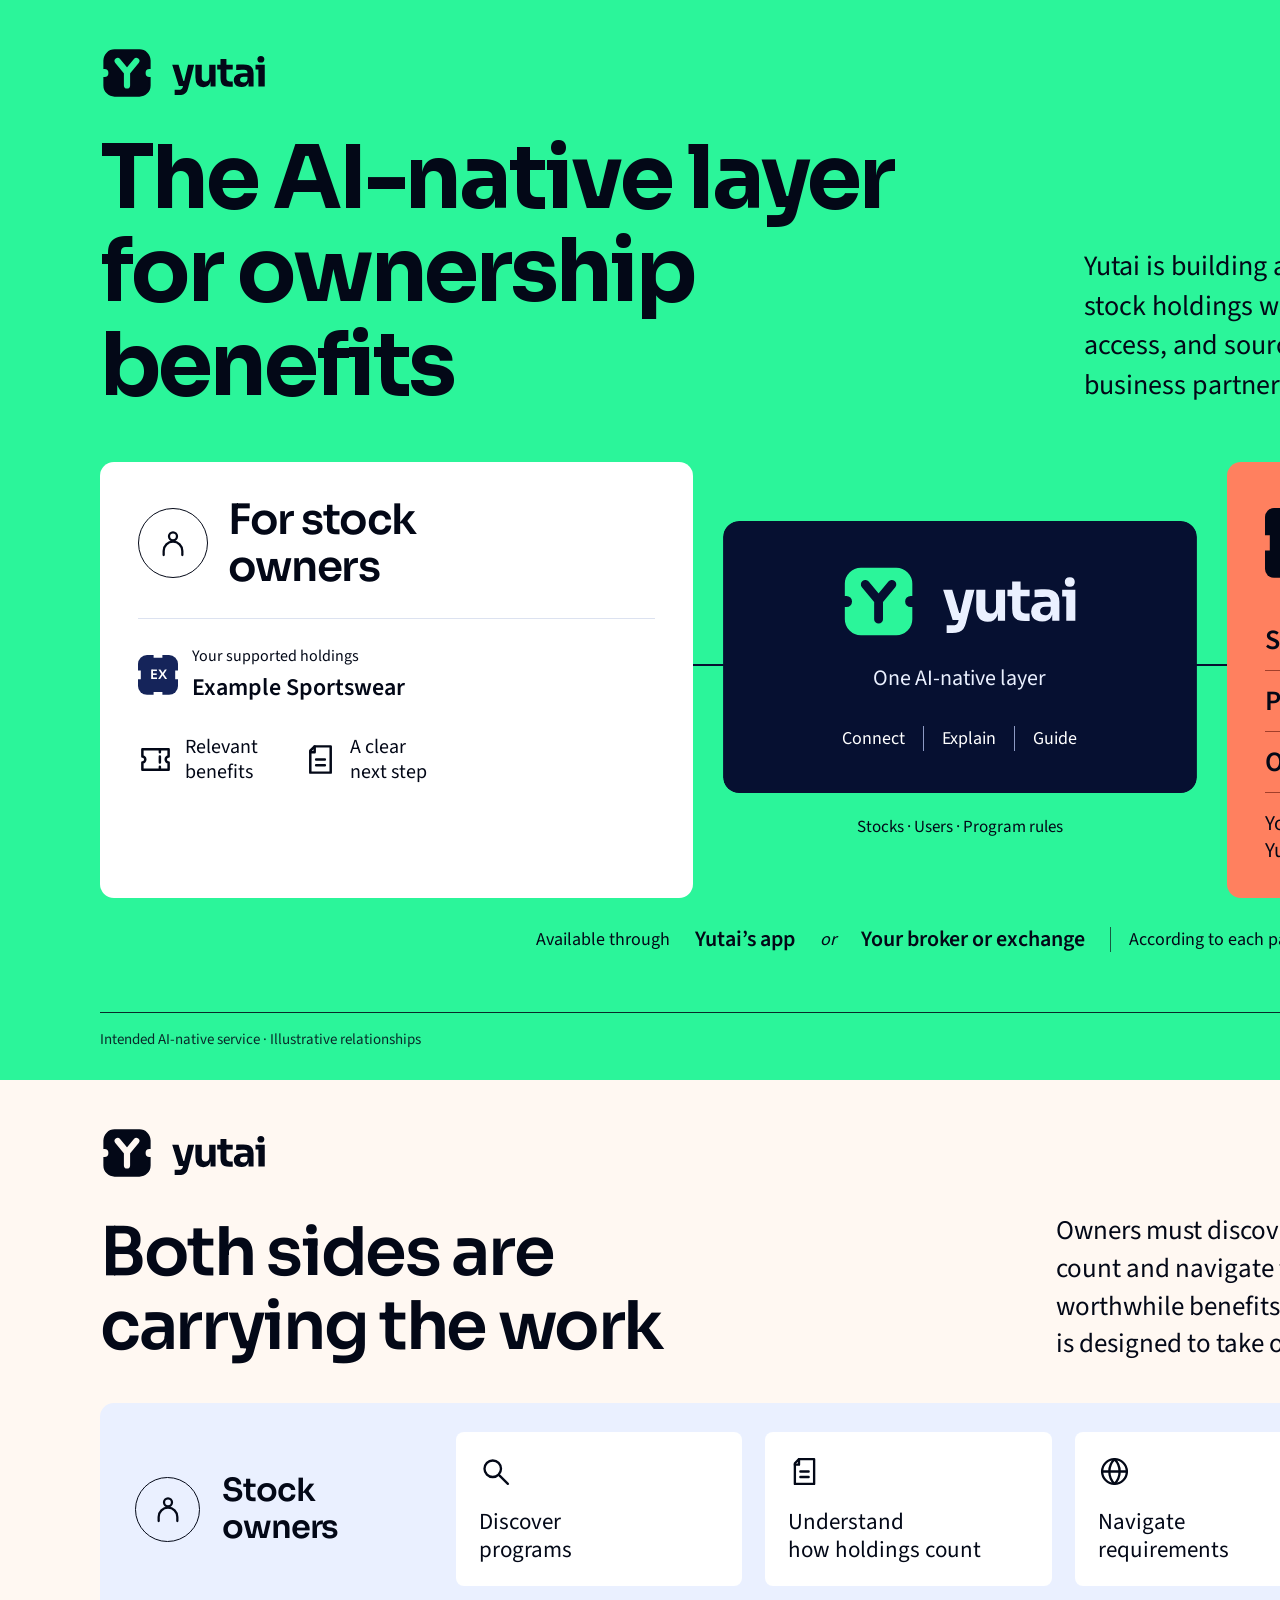
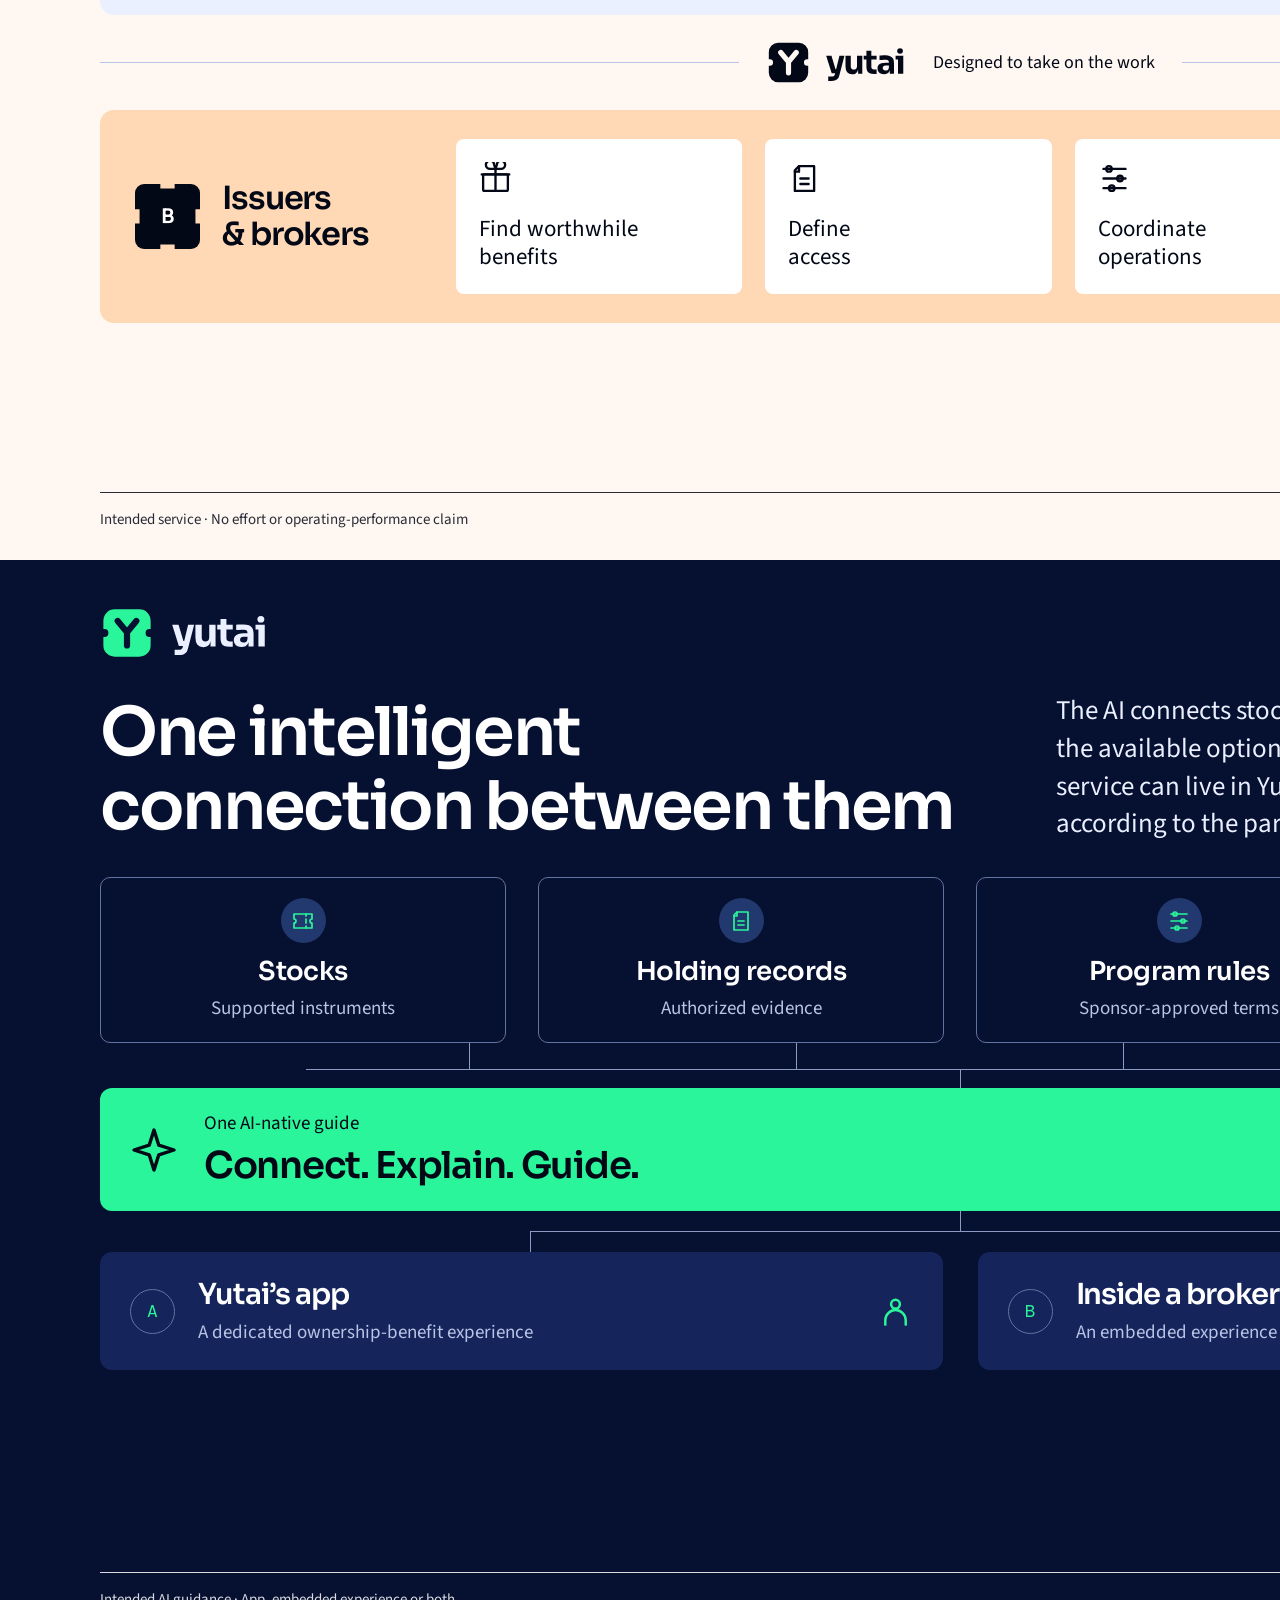
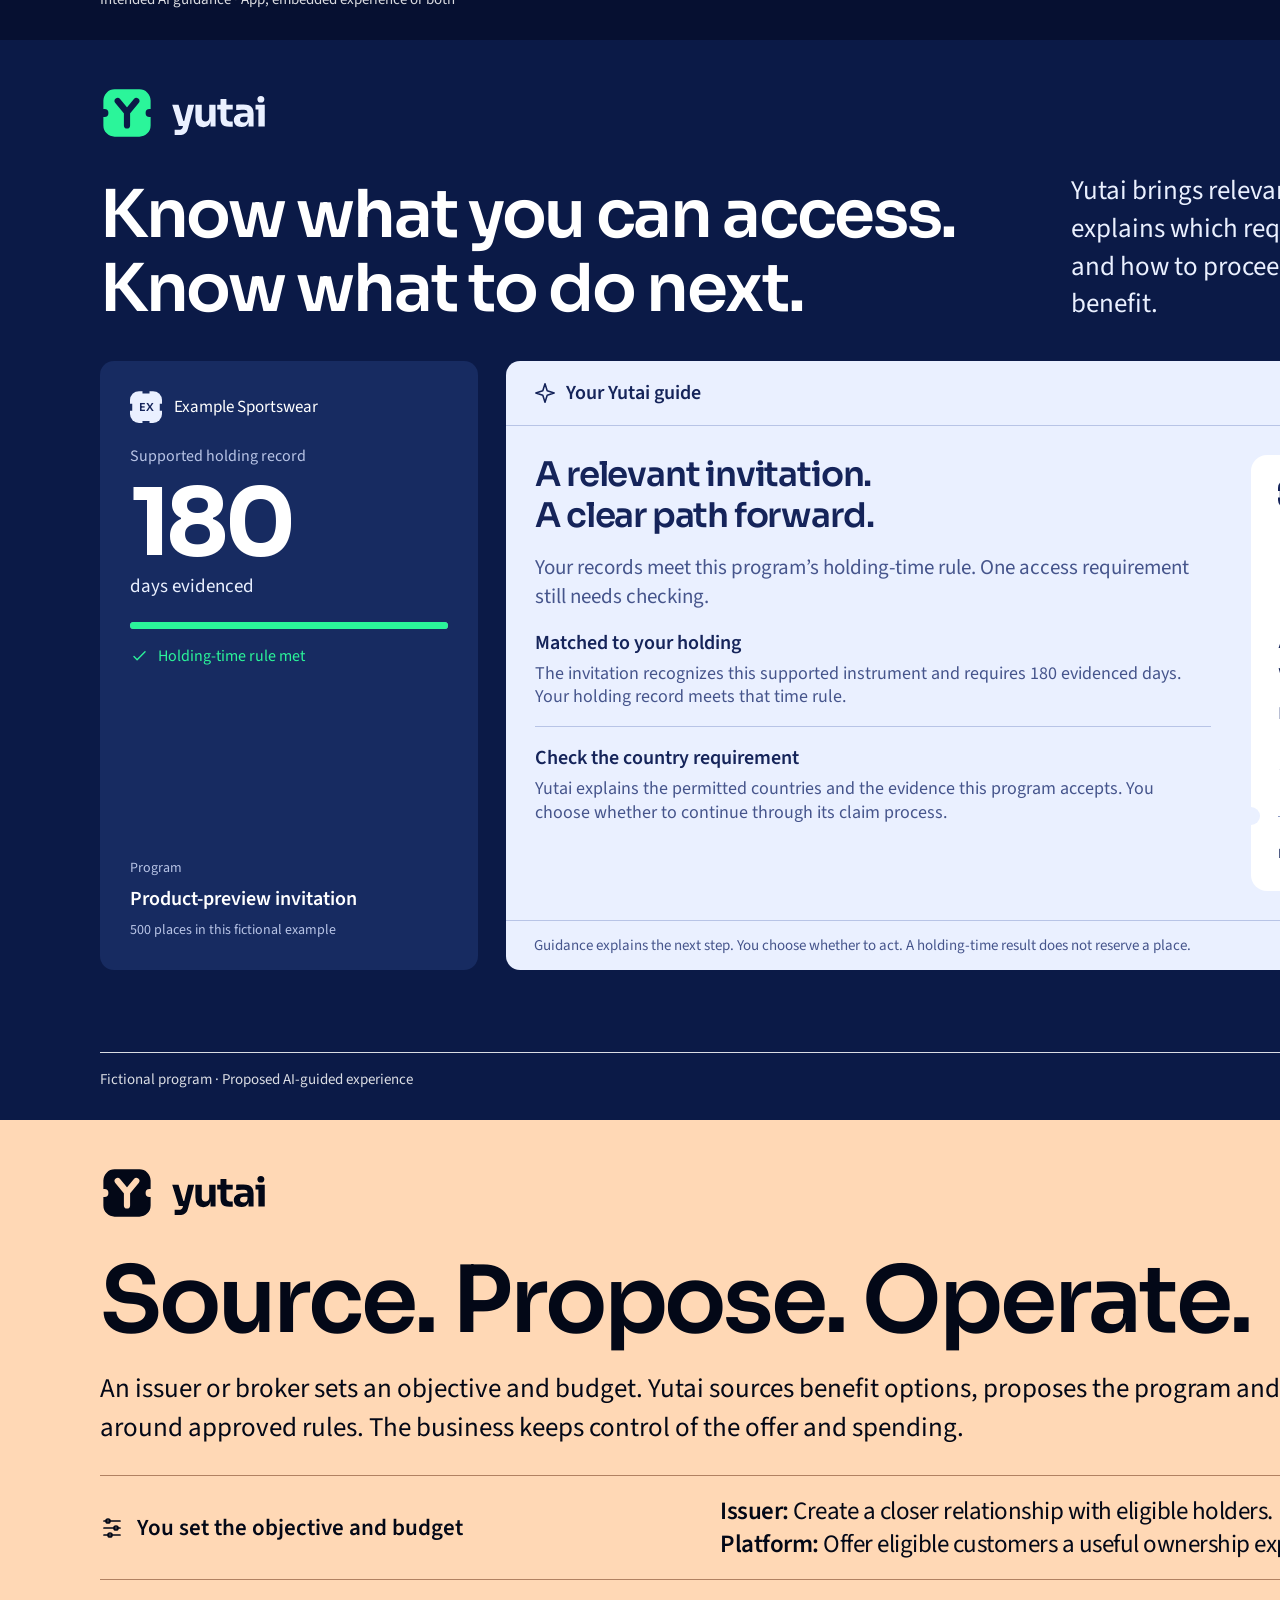
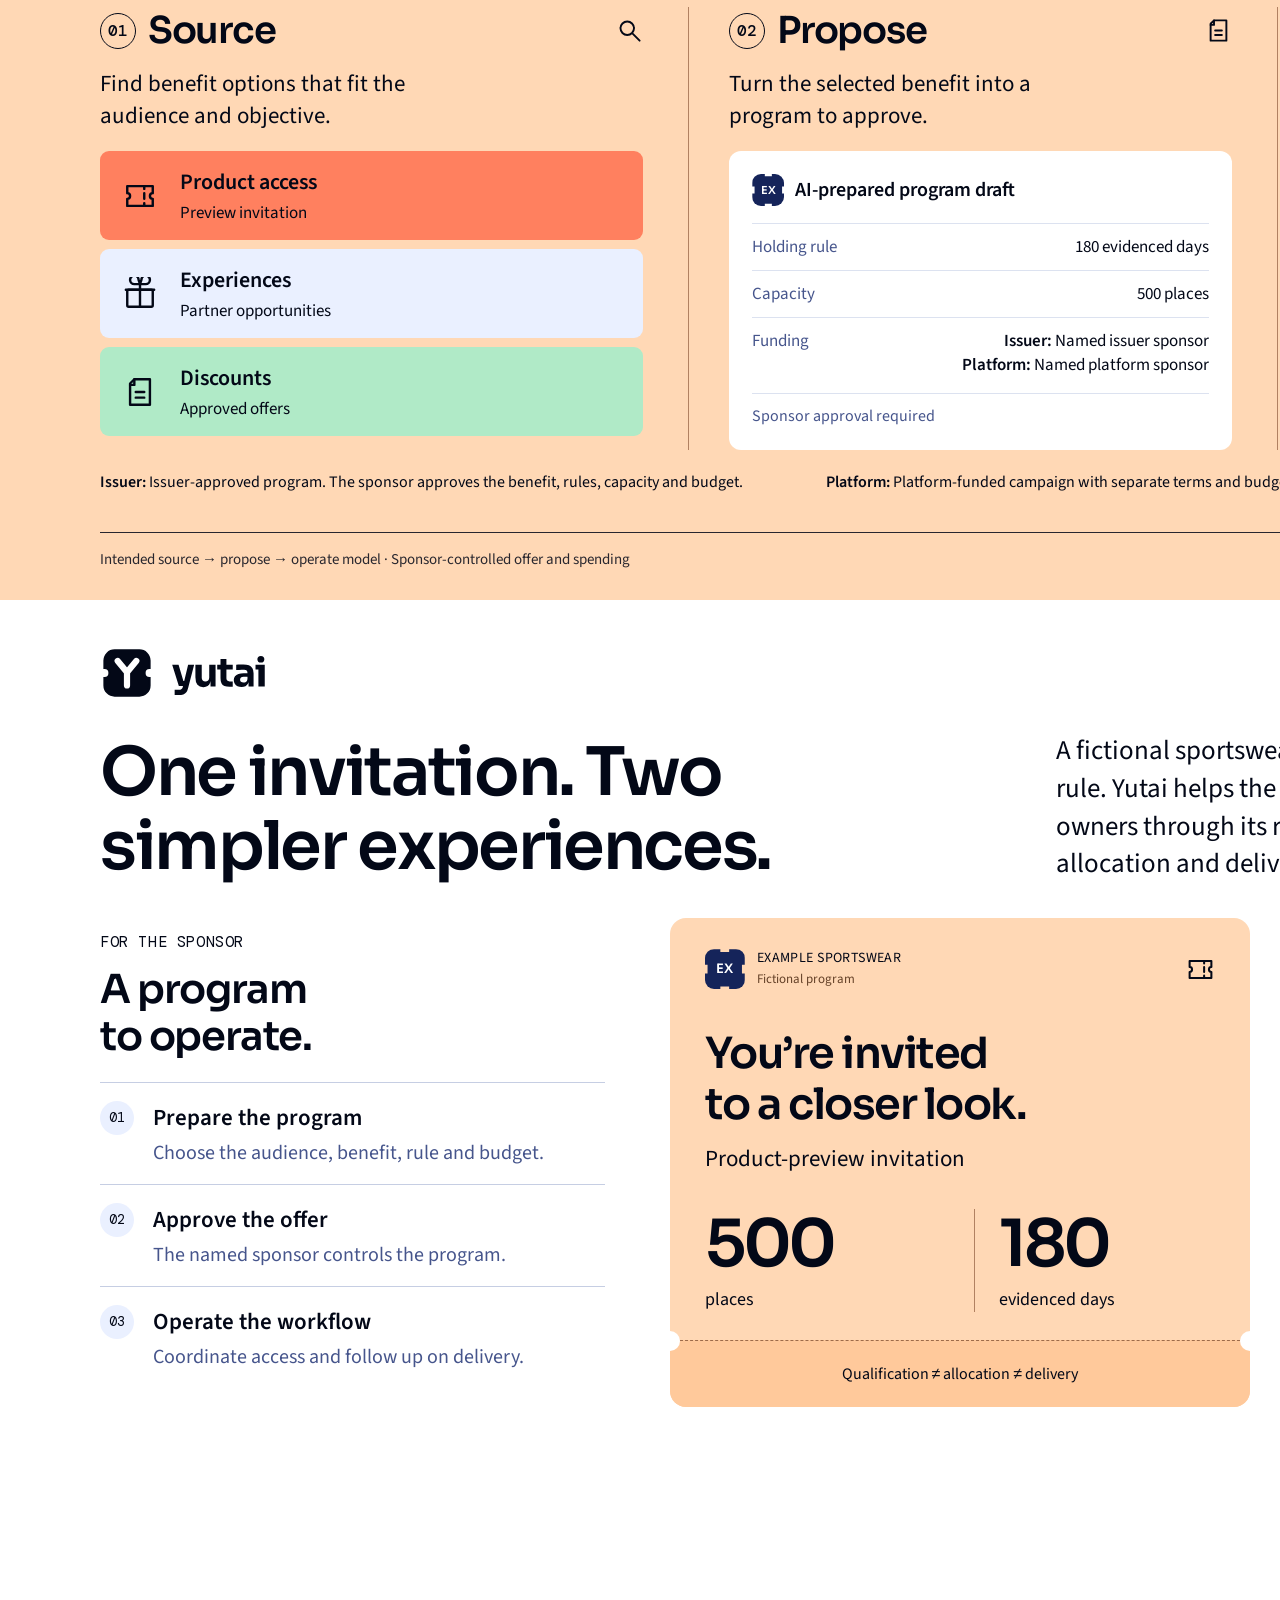
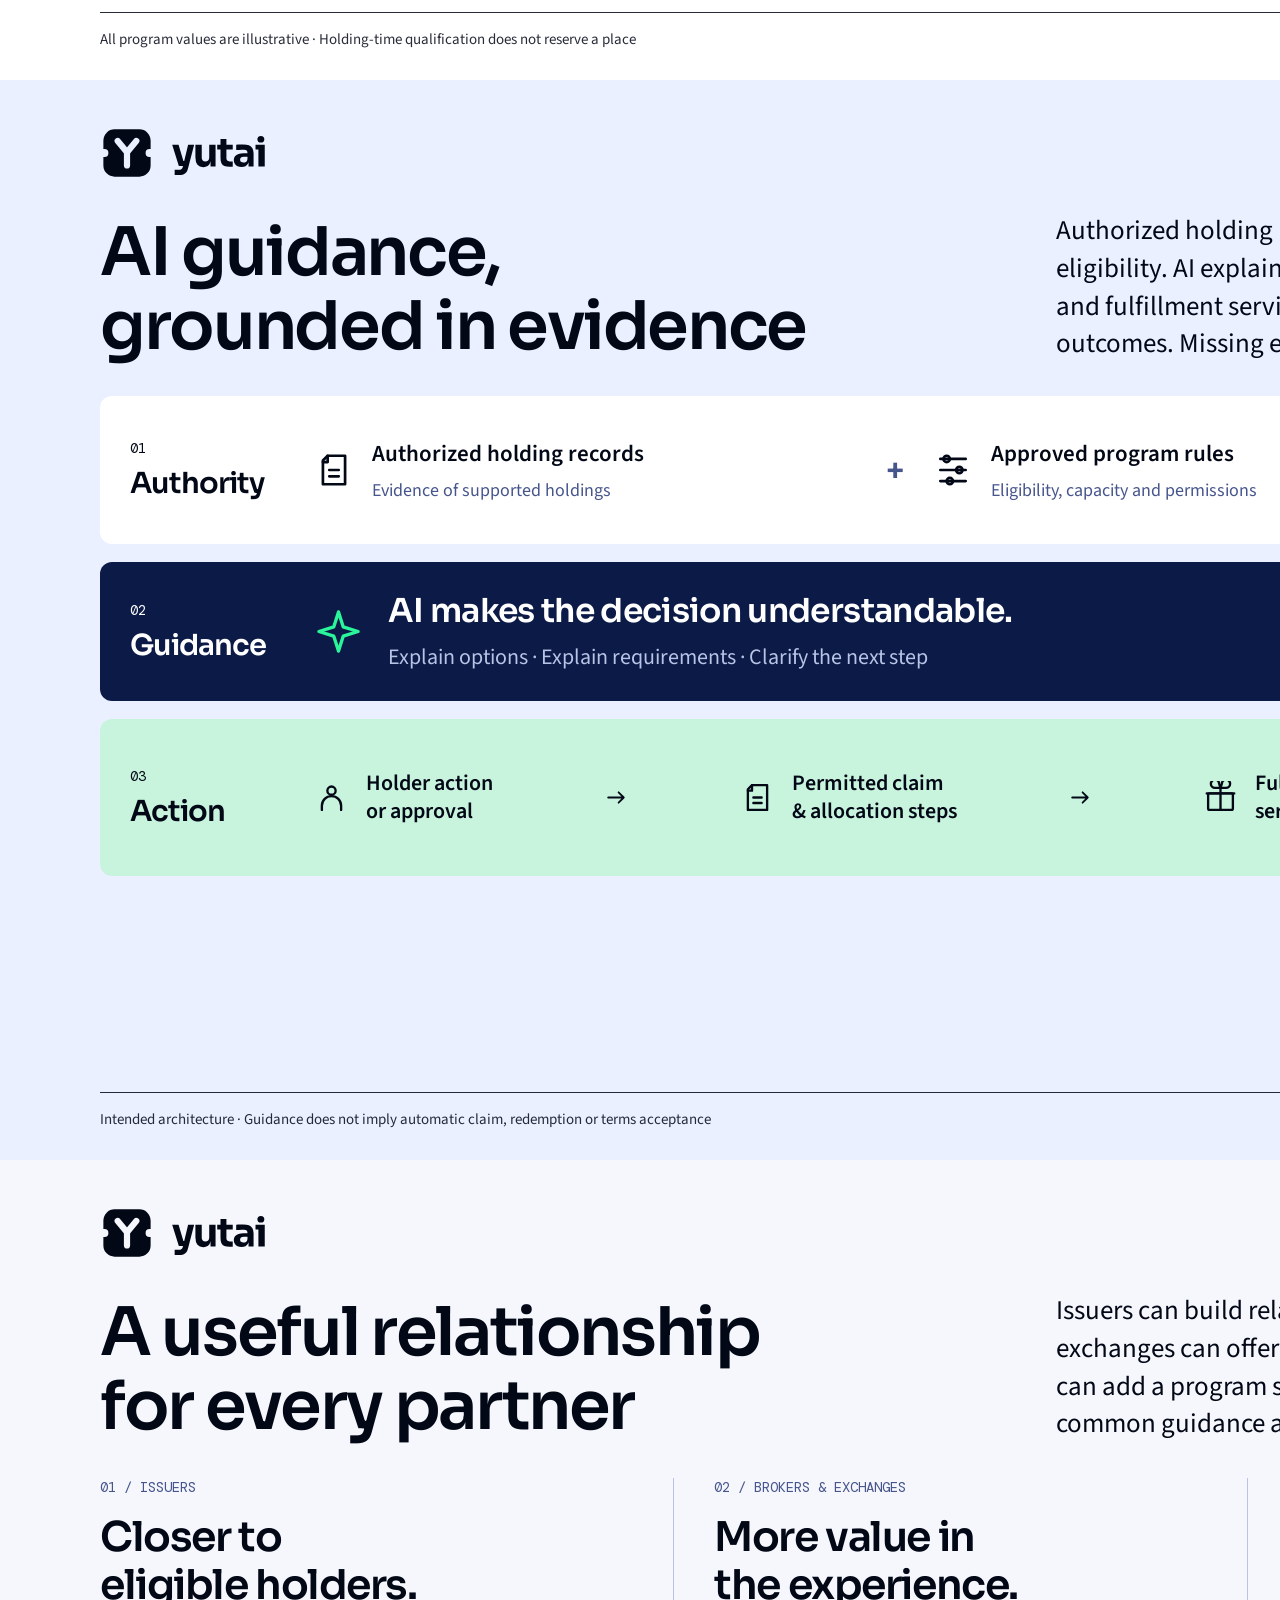
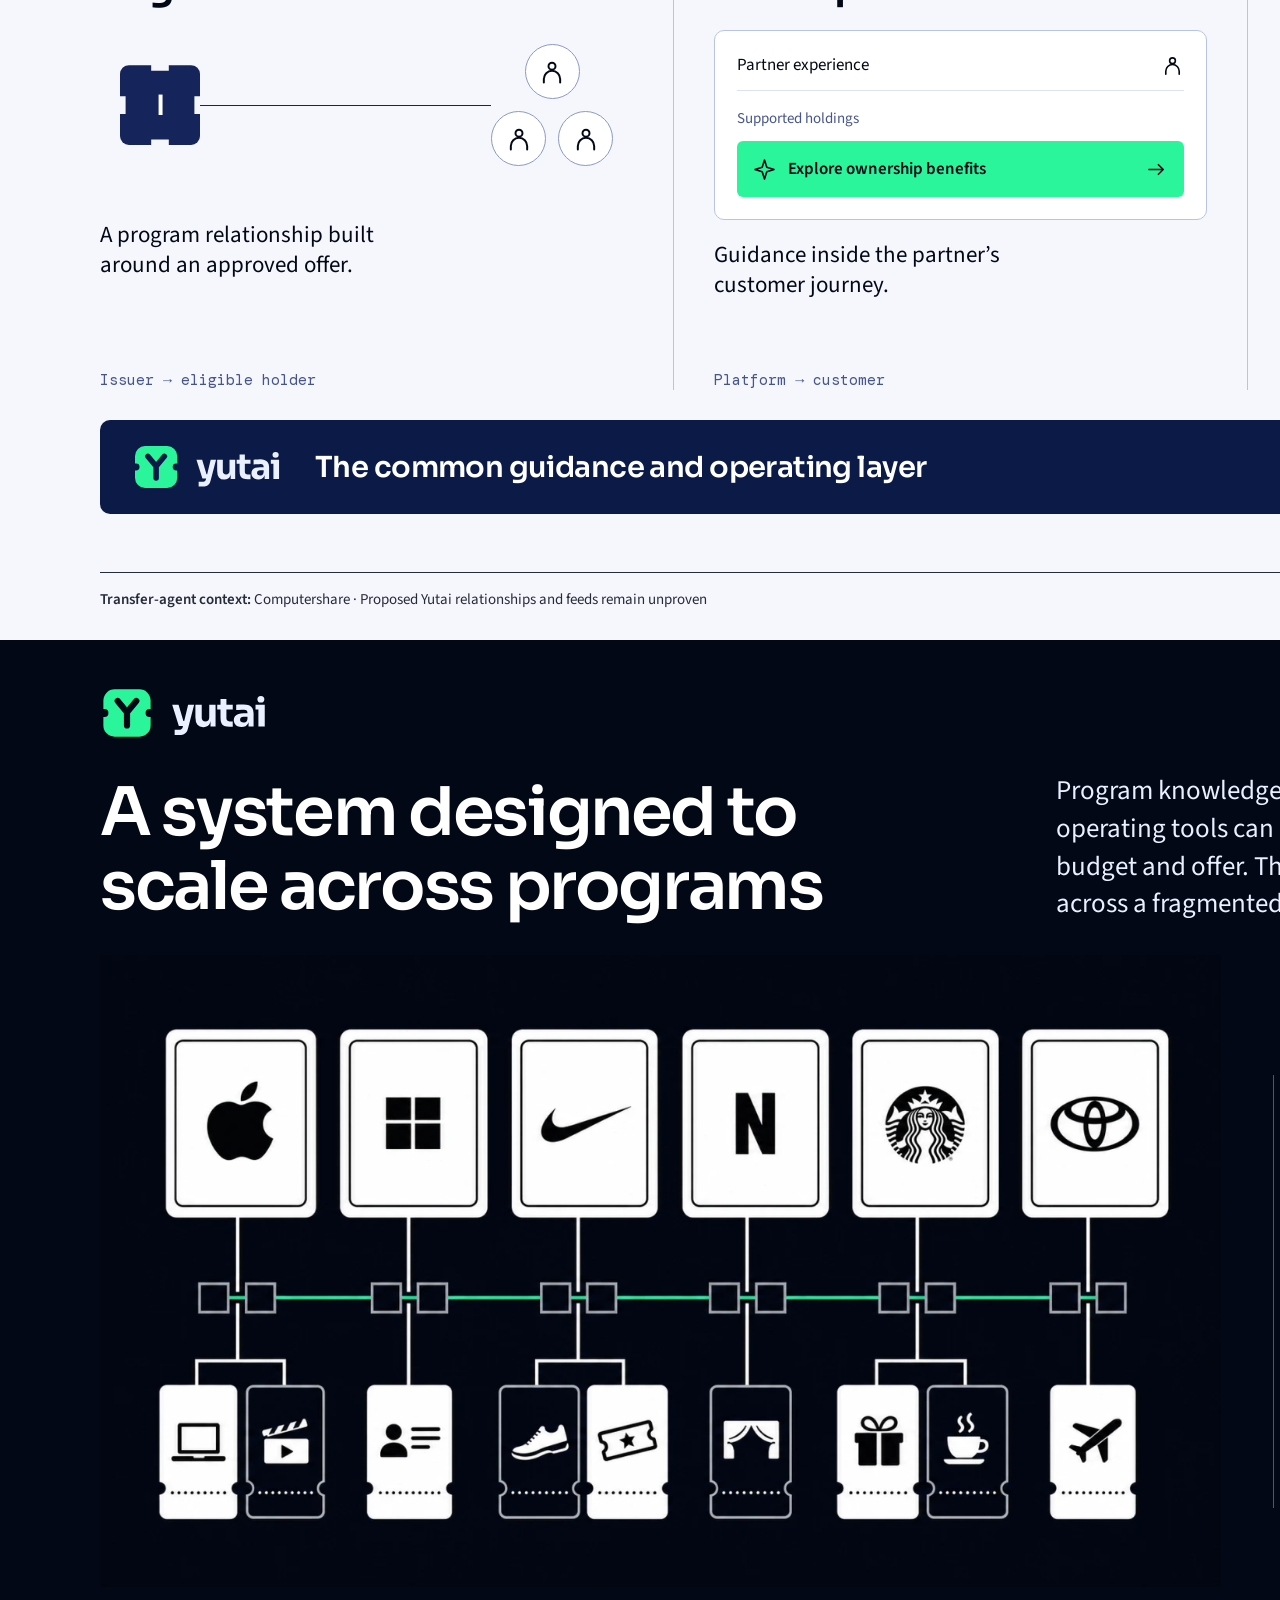
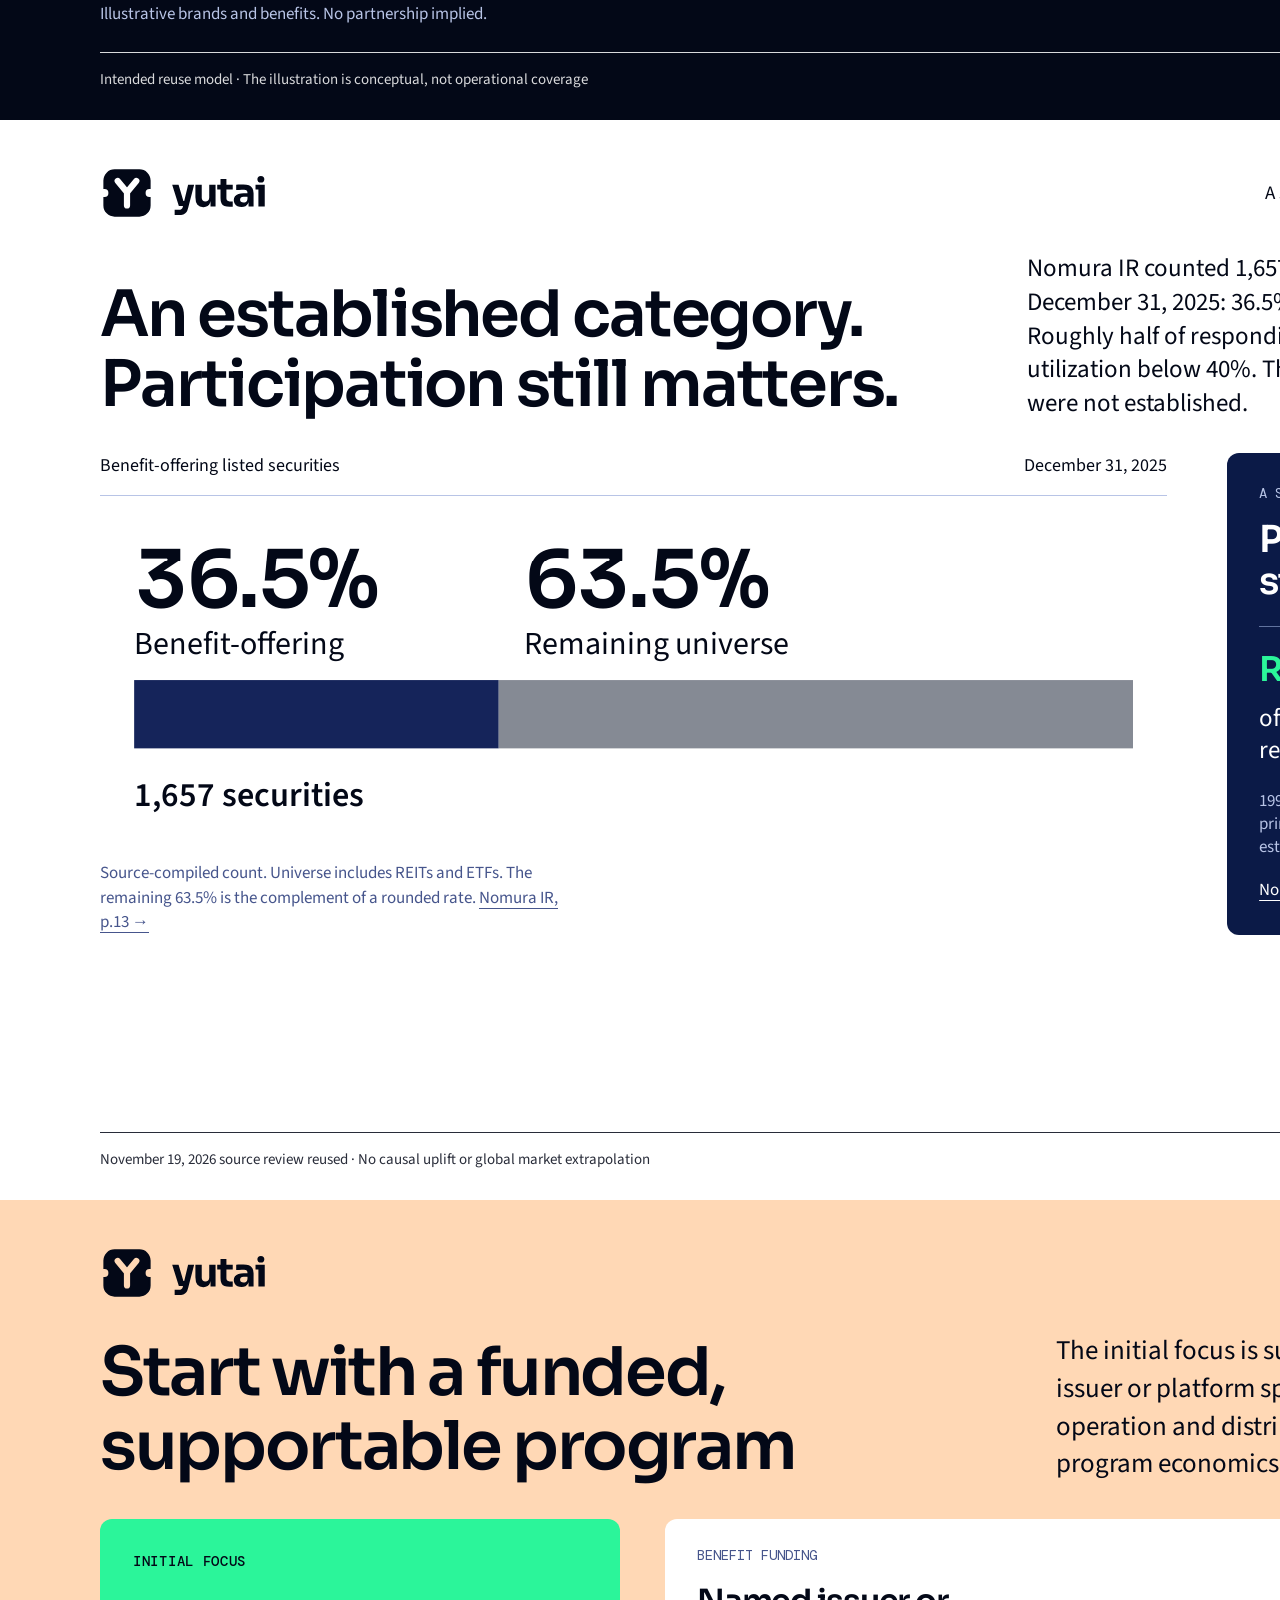
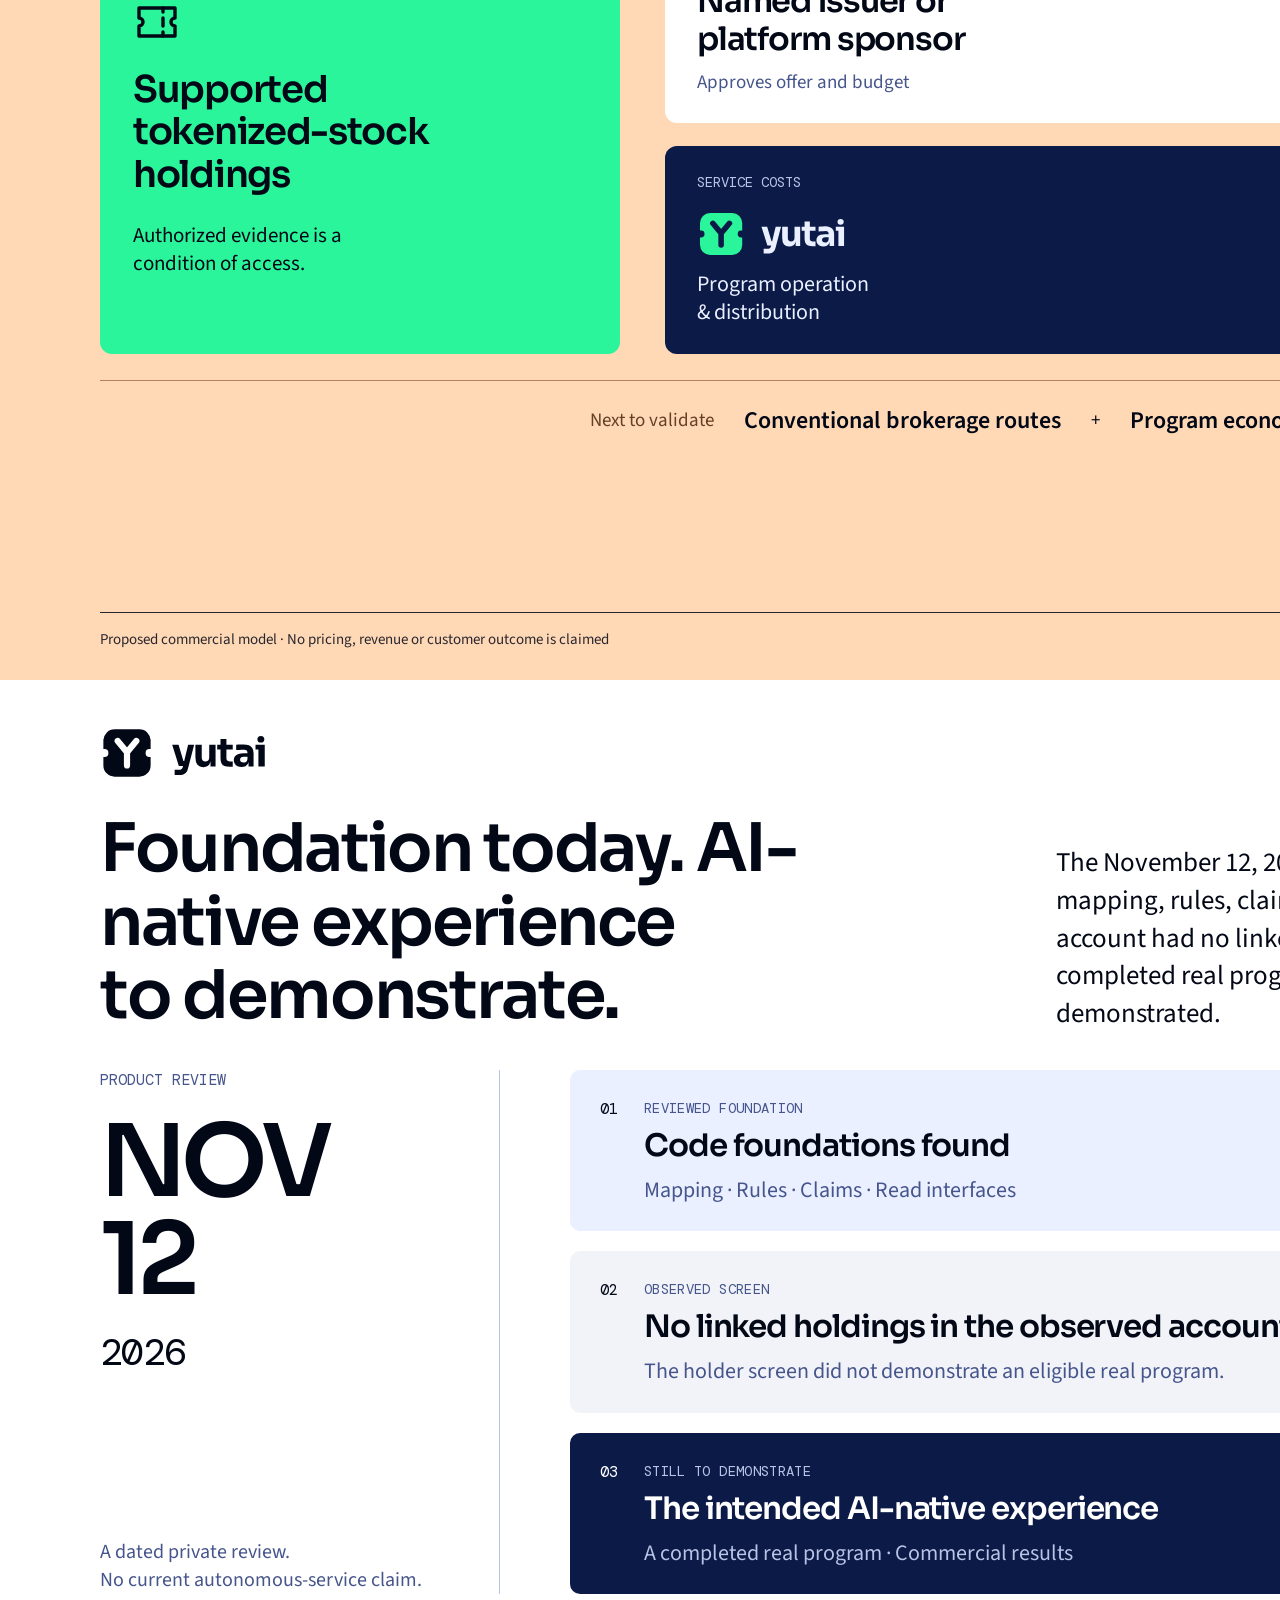
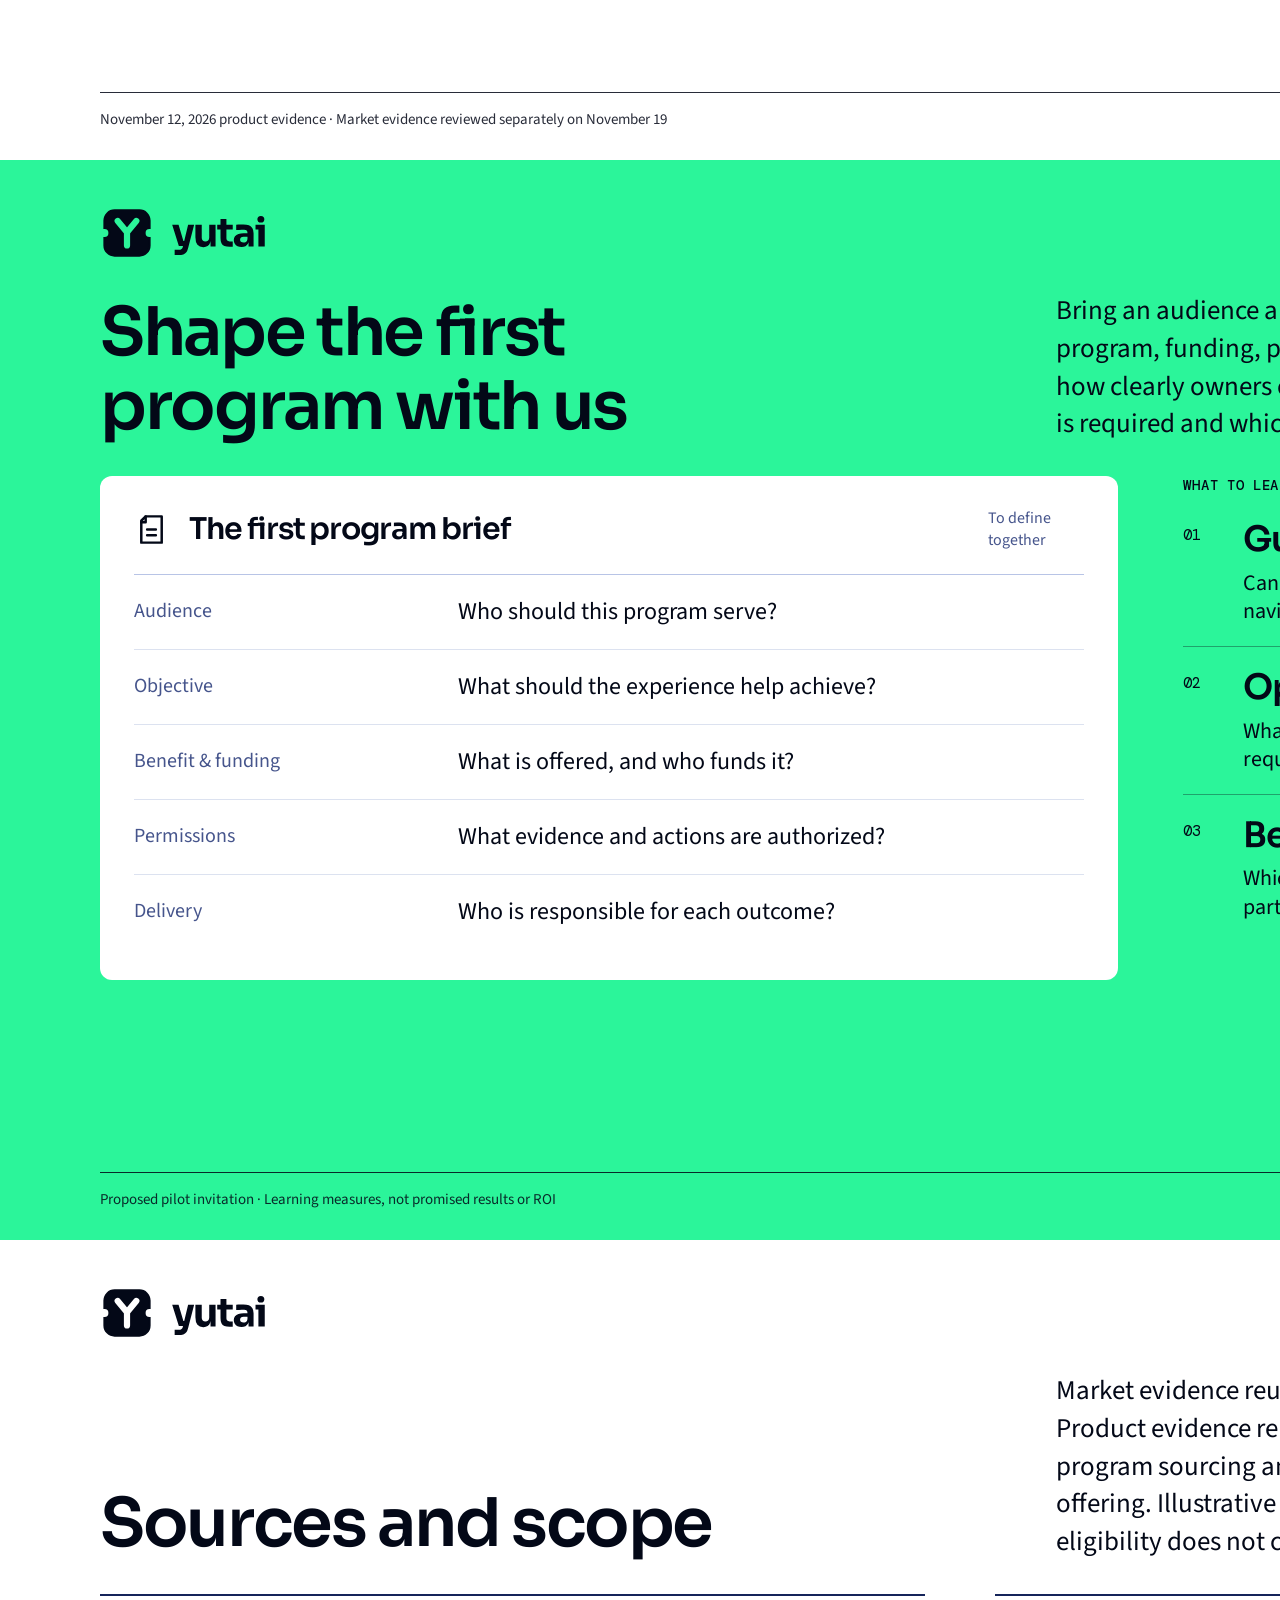
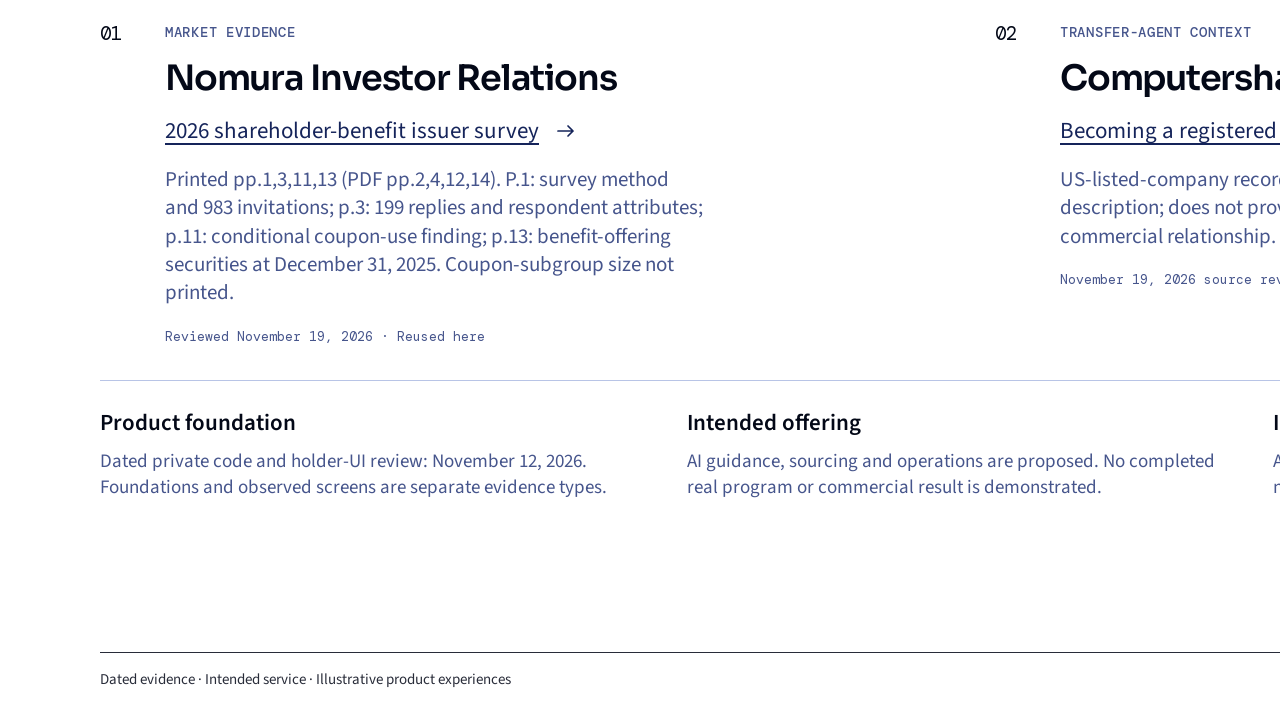
<file: presentation/print.html>
<!doctype html><html lang="en-US"><head><meta charset="utf-8"><meta name="viewport" content="width=device-width,initial-scale=1"><meta name="robots" content="noindex,nofollow"><title>Yutai — AI-native ownership benefits</title><meta name="description" content="The intended AI-native application layer connecting stocks, eligibility and people, with programs sourced, proposed and operated for partners."><meta name="theme-color" content="#2BF59A"><link rel="icon" href="assets/yutai-seal-ink.svg" type="image/svg+xml"><link rel="stylesheet" href="assets/yutai-fonts.css"><link rel="stylesheet" href="styles.css"><script src="app.js" defer></script></head><body class="print-document"><main><section class="chapter connection" id="connection" data-source-section="01"><div class="print-brand"><img class="yutai-logo" src="assets/yutai-lockup-horizontal-ink.svg" alt="Yutai" width="168" height="54"><span>Ownership benefits, intelligently connected.</span></div><div class="intro"><h1>The AI-native layer for ownership benefits</h1><p class="source-copy">Yutai is building an AI-native application layer that connects stock holdings with relevant benefits, guides owners through access, and sources, proposes and operates programs for business partners.</p></div>
      <div class="relationship" aria-label="Intended relationship: stock owners receive AI guidance; business partners source, propose and operate programs through Yutai.">
        <div class="relationship-side owner-side">
          <div class="relationship-title"><span class="person-symbol"><svg class="icon " viewBox="0 0 24 24" aria-hidden="true"><circle cx="12" cy="7" r="3"/><path d="M5 21v-3a7 7 0 0 1 14 0v3"/></svg></span><h2>For stock <br>owners</h2></div>
          <div class="owner-input"><span class="company-pass" aria-hidden="true">EX</span><div><span>Your supported holdings</span><strong>Example Sportswear</strong></div></div>
          <div class="benefit-pair"><div><svg class="icon " viewBox="0 0 24 24" aria-hidden="true"><path d="M3 5h18v5a2 2 0 0 0 0 4v5H3v-5a2 2 0 0 0 0-4Z"/><path d="M15 5v2m0 3v4m0 3v2"/></svg><span>Relevant<br>benefits</span></div><div><svg class="icon " viewBox="0 0 24 24" aria-hidden="true"><path d="M8 3h11v18H5V6Z"/><path d="M8 3v4H5m4 5h6m-6 4h6"/></svg><span>A clear<br>next step</span></div></div>
        </div>
        <div class="relationship-centre"><div class="link-line left" aria-hidden="true"></div><div class="intelligence"><img class="yutai-logo" src="assets/yutai-lockup-horizontal-on-dark.svg" alt="Yutai" width="168" height="54"><span>One AI-native layer</span><div class="intelligence-jobs"><span>Connect</span><span>Explain</span><span>Guide</span></div></div><div class="link-line right" aria-hidden="true"></div><p>Stocks · Users · Program rules</p></div>
        <div class="relationship-side business-side"><div class="relationship-title"><span class="company-pass" aria-hidden="true">B</span><h2>For business <br>partners</h2></div><div class="business-jobs"><div><span>Source</span><svg class="icon " viewBox="0 0 24 24" aria-hidden="true"><circle cx="10" cy="10" r="6"/><path d="m15 15 6 6"/></svg></div><div><span>Propose</span><svg class="icon " viewBox="0 0 24 24" aria-hidden="true"><path d="M8 3h11v18H5V6Z"/><path d="M8 3v4H5m4 5h6m-6 4h6"/></svg></div><div><span>Operate</span><svg class="icon " viewBox="0 0 24 24" aria-hidden="true"><path d="M4 5h16M4 12h16M4 19h16"/><circle cx="8" cy="5" r="2"/><circle cx="16" cy="12" r="2"/><circle cx="10" cy="19" r="2"/></svg></div></div><p>You set the objective.<br>Yutai connects the work.</p></div>
      </div>
      <div class="distribution"><span>Available through</span><strong>Yutai’s app</strong><span class="distribution-or">or</span><strong>Your broker or exchange</strong><span>According to each partner’s needs</span></div>
    <footer class="chapter-footer"><span>Intended AI-native service · Illustrative relationships</span><span><a href="#sources">Sources &amp; scope</a> <span class="folio">01 / 14</span></span></footer></section><section class="chapter work" id="work" data-source-section="02"><div class="print-brand"><img class="yutai-logo" src="assets/yutai-lockup-horizontal-ink.svg" alt="Yutai" width="168" height="54"><span>A fragmented ecosystem creates work on both sides.</span></div><div class="page-heading"><h2>Both sides are carrying the work</h2><p class="source-copy">Owners must discover programs, understand how their holdings count and navigate the requirements. Issuers and brokers must find worthwhile benefits, define access and coordinate operations. Yutai is designed to take on this work.</p></div>
      <div class="work-scenes">
        <div class="work-row owner-work"><div class="work-person"><span class="person-symbol"><svg class="icon " viewBox="0 0 24 24" aria-hidden="true"><circle cx="12" cy="7" r="3"/><path d="M5 21v-3a7 7 0 0 1 14 0v3"/></svg></span><h3>Stock <br>owners</h3></div><div class="task-stream"><div class="task-item"><svg class="icon " viewBox="0 0 24 24" aria-hidden="true"><circle cx="10" cy="10" r="6"/><path d="m15 15 6 6"/></svg><span>Discover <br>programs</span></div><div class="task-item"><svg class="icon " viewBox="0 0 24 24" aria-hidden="true"><path d="M8 3h11v18H5V6Z"/><path d="M8 3v4H5m4 5h6m-6 4h6"/></svg><span>Understand <br>how holdings count</span></div><div class="task-item"><svg class="icon " viewBox="0 0 24 24" aria-hidden="true"><circle cx="12" cy="12" r="9"/><path d="M3 12h18M12 3c5 5 5 13 0 18-5-5-5-13 0-18Z"/></svg><span>Navigate <br>requirements</span></div></div><div class="work-output">A clear route <br>to relevant benefits<svg class="icon " viewBox="0 0 24 24" aria-hidden="true"><path d="M4 12h15m-5-5 5 5-5 5"/></svg></div></div>
        <div class="work-bridge"><span class="work-bridge-line"></span><img class="yutai-logo" src="assets/yutai-lockup-horizontal-ink.svg" alt="Yutai" width="168" height="54"><span>Designed to take on the work</span><span class="work-bridge-line"></span></div>
        <div class="work-row business-work"><div class="work-person"><span class="company-pass" aria-hidden="true">B</span><h3>Issuers <br>&amp; brokers</h3></div><div class="task-stream"><div class="task-item"><svg class="icon " viewBox="0 0 24 24" aria-hidden="true"><rect x="3" y="9" width="18" height="12" rx="1"/><path d="M2 9h20M12 5v16M12 5H8a3 3 0 1 1 3-3l1 3Zm0 0h4a3 3 0 1 0-3-3l-1 3Z"/></svg><span>Find worthwhile <br>benefits</span></div><div class="task-item"><svg class="icon " viewBox="0 0 24 24" aria-hidden="true"><path d="M8 3h11v18H5V6Z"/><path d="M8 3v4H5m4 5h6m-6 4h6"/></svg><span>Define <br>access</span></div><div class="task-item"><svg class="icon " viewBox="0 0 24 24" aria-hidden="true"><path d="M4 5h16M4 12h16M4 19h16"/><circle cx="8" cy="5" r="2"/><circle cx="16" cy="12" r="2"/><circle cx="10" cy="19" r="2"/></svg><span>Coordinate <br>operations</span></div></div><div class="work-output">One program <br>to approve and operate<svg class="icon " viewBox="0 0 24 24" aria-hidden="true"><path d="M4 12h15m-5-5 5 5-5 5"/></svg></div></div>
      </div><footer class="chapter-footer"><span>Intended service · No effort or operating-performance claim</span><span><a href="#sources">Sources &amp; scope</a> <span class="folio">02 / 14</span></span></footer></section><section class="chapter layer" id="layer" data-source-section="03"><div class="print-brand"><img class="yutai-logo" src="assets/yutai-lockup-horizontal-on-dark.svg" alt="Yutai" width="168" height="54"><span>Connected intelligence, delivered where the partner needs it.</span></div><div class="page-heading"><h2>One intelligent connection between them</h2><p class="source-copy">The AI connects stocks, people and program requirements. It makes the available options and next steps understandable. The same service can live in Yutai’s app or inside a broker or exchange, according to the partner’s needs.</p></div>
      <div class="layer-map"><div class="layer-inputs"><div class="input-node"><span><svg class="icon " viewBox="0 0 24 24" aria-hidden="true"><path d="M3 5h18v5a2 2 0 0 0 0 4v5H3v-5a2 2 0 0 0 0-4Z"/><path d="M15 5v2m0 3v4m0 3v2"/></svg></span><strong>Stocks</strong><small>Supported instruments</small></div><div class="input-node"><span><svg class="icon " viewBox="0 0 24 24" aria-hidden="true"><path d="M8 3h11v18H5V6Z"/><path d="M8 3v4H5m4 5h6m-6 4h6"/></svg></span><strong>Holding records</strong><small>Authorized evidence</small></div><div class="input-node"><span><svg class="icon " viewBox="0 0 24 24" aria-hidden="true"><path d="M4 5h16M4 12h16M4 19h16"/><circle cx="8" cy="5" r="2"/><circle cx="16" cy="12" r="2"/><circle cx="10" cy="19" r="2"/></svg></span><strong>Program rules</strong><small>Sponsor-approved terms</small></div><div class="input-node"><span><svg class="icon " viewBox="0 0 24 24" aria-hidden="true"><circle cx="12" cy="7" r="3"/><path d="M5 21v-3a7 7 0 0 1 14 0v3"/></svg></span><strong>People</strong><small>Needs and next steps</small></div></div><div class="layer-lines" aria-hidden="true"><i></i><i></i><i></i><i></i></div><div class="layer-core"><svg class="icon " viewBox="0 0 24 24" aria-hidden="true"><path d="m12 2 2.4 7.6L22 12l-7.6 2.4L12 22l-2.4-7.6L2 12l7.6-2.4Z"/></svg><div><span>One AI-native guide</span><h3>Connect. Explain. Guide.</h3></div><img class="yutai-logo" src="assets/yutai-lockup-horizontal-on-dark.svg" alt="Yutai" width="168" height="54"></div><div class="route-split" aria-hidden="true"></div><div class="delivery-routes"><div><span class="route-number">A</span><div><h3>Yutai’s app</h3><p>A dedicated ownership-benefit experience</p></div><svg class="icon " viewBox="0 0 24 24" aria-hidden="true"><circle cx="12" cy="7" r="3"/><path d="M5 21v-3a7 7 0 0 1 14 0v3"/></svg></div><div><span class="route-number">B</span><div><h3>Inside a broker or exchange</h3><p>An embedded experience tailored to partner needs</p></div><svg class="icon " viewBox="0 0 24 24" aria-hidden="true"><circle cx="12" cy="12" r="9"/><path d="M3 12h18M12 3c5 5 5 13 0 18-5-5-5-13 0-18Z"/></svg></div></div></div><footer class="chapter-footer"><span>Intended AI guidance · App, embedded experience or both</span><span><a href="#sources">Sources &amp; scope</a> <span class="folio">03 / 14</span></span></footer></section><section class="chapter owner" id="owner" data-source-section="04"><div class="print-brand"><img class="yutai-logo" src="assets/yutai-lockup-horizontal-on-dark.svg" alt="Yutai" width="168" height="54"><span>Guidance through the ownership-benefit ecosystem.</span></div><div class="owner-heading"><h2>Know what you can access. Know what to do next.</h2><p class="source-copy">Yutai brings relevant programs into one guided experience. It explains which requirements are met, what information is missing and how to proceed toward claiming and using an available benefit.</p></div><div class="guidance-scene"><div class="holding-rail"><div class="rail-title"><span class="company-pass" aria-hidden="true">EX</span><span>Example Sportswear</span></div><p>Supported holding record</p><div class="holding-days"><strong>180</strong><span>days evidenced</span></div><div class="earned-track"><span></span></div><div class="rail-result"><svg class="icon " viewBox="0 0 24 24" aria-hidden="true"><path d="m5 12 4 4L19 6"/></svg><span>Holding-time rule met</span></div><div class="rail-base"><span>Program</span><strong>Product-preview invitation</strong><span>500 places in this fictional example</span></div></div><div class="guide-result"><div class="guide-head"><span><svg class="icon " viewBox="0 0 24 24" aria-hidden="true"><path d="m12 2 2.4 7.6L22 12l-7.6 2.4L12 22l-2.4-7.6L2 12l7.6-2.4Z"/></svg>Your Yutai guide</span><span>Illustrative experience</span></div><div class="guide-main"><div class="guide-message"><h3>A relevant invitation.<br>A clear path forward.</h3><p>Your records meet this program’s holding-time rule. One access requirement still needs checking.</p><div class="guidance-tabs" role="tablist" aria-label="Explore the AI guidance"><button role="tab" id="owner-why" aria-controls="owner-panel-why" aria-selected="true">Why this option?</button><button role="tab" id="owner-next" aria-controls="owner-panel-next" aria-selected="false">What happens next?</button></div><div class="owner-panel" id="owner-panel-why" role="tabpanel" aria-labelledby="owner-why"><h4>Matched to your holding</h4><p>The invitation recognizes this supported instrument and requires 180 evidenced days. Your holding record meets that time rule.</p></div><div class="owner-panel" id="owner-panel-next" role="tabpanel" aria-labelledby="owner-next"><h4>Check the country requirement</h4><p>Yutai explains the permitted countries and the evidence this program accepts. You choose whether to continue through its claim process.</p></div></div><div class="benefit-ticket"><div class="ticket-identity"><span class="company-pass" aria-hidden="true">EX</span><span>Example Sportswear</span></div><div class="ticket-art" aria-hidden="true"><span class="ticket-orbit"></span><svg class="icon " viewBox="0 0 24 24" aria-hidden="true"><path d="M3 5h18v5a2 2 0 0 0 0 4v5H3v-5a2 2 0 0 0 0-4Z"/><path d="M15 5v2m0 3v4m0 3v2"/></svg></div><h3>A closer look at<br>what comes next.</h3><p>Product-preview invitation</p><div class="ticket-status"><svg class="icon " viewBox="0 0 24 24" aria-hidden="true"><circle cx="12" cy="12" r="9"/><path d="M3 12h18M12 3c5 5 5 13 0 18-5-5-5-13 0-18Z"/></svg><span>Country requirement<br>still to check</span></div><div class="ticket-stub"><span>Example benefit</span><strong>Explore access <svg class="icon " viewBox="0 0 24 24" aria-hidden="true"><path d="M4 12h15m-5-5 5 5-5 5"/></svg></strong></div></div></div><div class="guide-disclosure">Guidance explains the next step. You choose whether to act. A holding-time result does not reserve a place.</div></div></div><footer class="chapter-footer"><span>Fictional program · Proposed AI-guided experience</span><span><a href="#sources">Sources &amp; scope</a> <span class="folio">04 / 14</span></span></footer></section><section class="chapter business" id="business" data-source-section="05"><div class="print-brand"><img class="yutai-logo" src="assets/yutai-lockup-horizontal-ink.svg" alt="Yutai" width="168" height="54"><span>Your objective. A program to make it happen.</span></div><div class="business-heading"><div><h2>Source. Propose. Operate.</h2><p class="source-copy">An issuer or broker sets an objective and budget. Yutai sources benefit options, proposes the program and operates access workflows around approved rules. The business keeps control of the offer and spending.</p></div><div class="sponsor-switch" role="tablist" aria-label="Program sponsor"><button role="tab" id="business-issuer" aria-selected="true">Issuer program</button><button role="tab" id="business-platform" aria-selected="false">Broker / exchange campaign</button></div></div><div class="programme-objective"><div><svg class="icon " viewBox="0 0 24 24" aria-hidden="true"><path d="M4 5h16M4 12h16M4 19h16"/><circle cx="8" cy="5" r="2"/><circle cx="16" cy="12" r="2"/><circle cx="10" cy="19" r="2"/></svg><strong>You set the objective and budget</strong></div><p class="objective-copy"><span class="business-context" data-sponsor="issuer">Create a closer relationship with eligible holders.</span><span class="business-context" data-sponsor="platform">Offer eligible customers a useful ownership experience.</span></p></div><div class="programme-flow"><article class="programme-stage source-stage"><div class="stage-heading"><span>01</span><h3>Source</h3><svg class="icon " viewBox="0 0 24 24" aria-hidden="true"><circle cx="10" cy="10" r="6"/><path d="m15 15 6 6"/></svg></div><p>Find benefit options that fit the audience and objective.</p><div class="sourced-benefits"><div><svg class="icon " viewBox="0 0 24 24" aria-hidden="true"><path d="M3 5h18v5a2 2 0 0 0 0 4v5H3v-5a2 2 0 0 0 0-4Z"/><path d="M15 5v2m0 3v4m0 3v2"/></svg><strong>Product access</strong><span>Preview invitation</span></div><div><svg class="icon " viewBox="0 0 24 24" aria-hidden="true"><rect x="3" y="9" width="18" height="12" rx="1"/><path d="M2 9h20M12 5v16M12 5H8a3 3 0 1 1 3-3l1 3Zm0 0h4a3 3 0 1 0-3-3l-1 3Z"/></svg><strong>Experiences</strong><span>Partner opportunities</span></div><div><svg class="icon " viewBox="0 0 24 24" aria-hidden="true"><path d="M8 3h11v18H5V6Z"/><path d="M8 3v4H5m4 5h6m-6 4h6"/></svg><strong>Discounts</strong><span>Approved offers</span></div></div></article><article class="programme-stage propose-stage"><div class="stage-heading"><span>02</span><h3>Propose</h3><svg class="icon " viewBox="0 0 24 24" aria-hidden="true"><path d="M8 3h11v18H5V6Z"/><path d="M8 3v4H5m4 5h6m-6 4h6"/></svg></div><p>Turn the selected benefit into a program to approve.</p><div class="programme-paper"><div><span class="company-pass" aria-hidden="true">EX</span><strong>AI-prepared program draft</strong></div><dl><div><dt>Holding rule</dt><dd>180 evidenced days</dd></div><div><dt>Capacity</dt><dd>500 places</dd></div><div><dt>Funding</dt><dd><span class="business-context" data-sponsor="issuer">Named issuer sponsor</span><span class="business-context" data-sponsor="platform">Named platform sponsor</span></dd></div></dl><p>Sponsor approval required</p></div></article><article class="programme-stage operate-stage"><div class="stage-heading"><span>03</span><h3>Operate</h3><svg class="icon " viewBox="0 0 24 24" aria-hidden="true"><path d="M4 5h16M4 12h16M4 19h16"/><circle cx="8" cy="5" r="2"/><circle cx="16" cy="12" r="2"/><circle cx="10" cy="19" r="2"/></svg></div><p>Coordinate access, participant guidance and delivery follow-up.</p><div class="operator-worklist"><div><span><strong>Country evidence missing</strong><small>Yutai-prepared next step for owner</small></span><span>Review</span></div><div><span><strong>Owner guidance</strong><small>Explain options and next steps</small></span><span>Guide</span></div><div><span><strong>Delivery follow-up</strong><small>Track the fulfillment provider’s outcome</small></span><span>Track</span></div></div></article></div><div class="authority-note"><span class="business-context" data-sponsor="issuer">Issuer-approved program. The sponsor approves the benefit, rules, capacity and budget.</span><span class="business-context" data-sponsor="platform">Platform-funded campaign with separate terms and budget. No issuer endorsement is implied.</span><span>All program choices and values shown are illustrative.</span></div><footer class="chapter-footer"><span>Intended source → propose → operate model · Sponsor-controlled offer and spending</span><span><a href="#sources">Sources &amp; scope</a> <span class="folio">05 / 14</span></span></footer></section><section class="chapter invitation" id="invitation" data-source-section="06"><div class="print-brand"><img class="yutai-logo" src="assets/yutai-lockup-horizontal-ink.svg" alt="Yutai" width="168" height="54"><span>One fictional invitation makes both experiences concrete.</span></div><div class="page-heading"><h2>One invitation. Two simpler experiences.</h2><p class="source-copy">A fictional sportswear preview has 500 places and a 180-day holding rule. Yutai helps the sponsor prepare and operate it, while guiding owners through its requirements and next steps. Qualification, allocation and delivery remain distinct.</p></div><div class="invitation-scene"><div class="parallel-story sponsor-story"><span class="story-role">For the sponsor</span><h3>A program <br>to operate.</h3><div class="story-step"><span>01</span><div><strong>Prepare the program</strong><p>Choose the audience, benefit, rule and budget.</p></div></div><div class="story-step"><span>02</span><div><strong>Approve the offer</strong><p>The named sponsor controls the program.</p></div></div><div class="story-step"><span>03</span><div><strong>Operate the workflow</strong><p>Coordinate access and follow up on delivery.</p></div></div></div><div class="invitation-ticket"><div class="invitation-ticket-top"><span class="company-pass" aria-hidden="true">EX</span><span>EXAMPLE SPORTSWEAR <br><small>Fictional program</small></span><svg class="icon " viewBox="0 0 24 24" aria-hidden="true"><path d="M3 5h18v5a2 2 0 0 0 0 4v5H3v-5a2 2 0 0 0 0-4Z"/><path d="M15 5v2m0 3v4m0 3v2"/></svg></div><h3>You’re invited <br>to a closer look.</h3><p>Product-preview invitation</p><div class="invitation-numbers"><div><strong>500</strong><span>places</span></div><div><strong>180</strong><span>evidenced days</span></div></div><div class="invitation-stub">Qualification ≠ allocation ≠ delivery</div></div><div class="parallel-story holder-story"><span class="story-role">For the owner</span><h3>A path <br>to understand.</h3><div class="story-step"><span>01</span><div><strong>See a relevant option</strong><p>Understand why this invitation may fit.</p></div></div><div class="story-step"><span>02</span><div><strong>Understand requirements</strong><p>See what is met and what remains missing.</p></div></div><div class="story-step"><span>03</span><div><strong>Choose the next step</strong><p>Continue through the approved access process.</p></div></div></div></div><footer class="chapter-footer"><span>All program values are illustrative · Holding-time qualification does not reserve a place</span><span><a href="#sources">Sources &amp; scope</a> <span class="folio">06 / 14</span></span></footer></section><section class="chapter evidence" id="evidence" data-source-section="07"><div class="print-brand"><img class="yutai-logo" src="assets/yutai-lockup-horizontal-ink.svg" alt="Yutai" width="168" height="54"><span>Evidence governs. AI explains. Permitted services execute.</span></div><div class="page-heading"><h2>AI guidance, grounded in evidence</h2><p class="source-copy">Authorized holding records and approved program rules govern eligibility. AI explains the options and decisions. Claim, allocation and fulfillment services carry out permitted steps and record outcomes. Missing evidence stays unresolved.</p></div>
      <div class="authority-architecture">
        <div class="authority-band"><div class="architecture-label"><span>01</span><h3>Authority</h3></div><div class="authority-input"><svg class="icon " viewBox="0 0 24 24" aria-hidden="true"><path d="M8 3h11v18H5V6Z"/><path d="M8 3v4H5m4 5h6m-6 4h6"/></svg><div><strong>Authorized holding records</strong><span>Evidence of supported holdings</span></div></div><span class="architecture-plus">+</span><div class="authority-input"><svg class="icon " viewBox="0 0 24 24" aria-hidden="true"><path d="M4 5h16M4 12h16M4 19h16"/><circle cx="8" cy="5" r="2"/><circle cx="16" cy="12" r="2"/><circle cx="10" cy="19" r="2"/></svg><div><strong>Approved program rules</strong><span>Eligibility, capacity and permissions</span></div></div><div class="authority-decision"><strong>Eligibility decision</strong><span>Missing evidence stays unresolved</span></div></div>
        <div class="ai-band"><div class="architecture-label"><span>02</span><h3>Guidance</h3></div><div class="ai-band-main"><svg class="icon " viewBox="0 0 24 24" aria-hidden="true"><path d="m12 2 2.4 7.6L22 12l-7.6 2.4L12 22l-2.4-7.6L2 12l7.6-2.4Z"/></svg><div><strong>AI makes the decision understandable.</strong><span>Explain options · Explain requirements · Clarify the next step</span></div></div><span class="explain-tag">Explain &amp; guide</span></div>
        <div class="action-band"><div class="architecture-label"><span>03</span><h3>Action</h3></div><div class="action-flow"><div><svg class="icon " viewBox="0 0 24 24" aria-hidden="true"><circle cx="12" cy="7" r="3"/><path d="M5 21v-3a7 7 0 0 1 14 0v3"/></svg><strong>Holder action <br>or approval</strong></div><svg class="icon " viewBox="0 0 24 24" aria-hidden="true"><path d="M4 12h15m-5-5 5 5-5 5"/></svg><div><svg class="icon " viewBox="0 0 24 24" aria-hidden="true"><path d="M8 3h11v18H5V6Z"/><path d="M8 3v4H5m4 5h6m-6 4h6"/></svg><strong>Permitted claim <br>&amp; allocation steps</strong></div><svg class="icon " viewBox="0 0 24 24" aria-hidden="true"><path d="M4 12h15m-5-5 5 5-5 5"/></svg><div><svg class="icon " viewBox="0 0 24 24" aria-hidden="true"><rect x="3" y="9" width="18" height="12" rx="1"/><path d="M2 9h20M12 5v16M12 5H8a3 3 0 1 1 3-3l1 3Zm0 0h4a3 3 0 1 0-3-3l-1 3Z"/></svg><strong>Fulfillment <br>service</strong></div><svg class="icon " viewBox="0 0 24 24" aria-hidden="true"><path d="M4 12h15m-5-5 5 5-5 5"/></svg><div class="receipt-node"><svg class="icon " viewBox="0 0 24 24" aria-hidden="true"><path d="m5 12 4 4L19 6"/></svg><strong>Outcome <br>receipt</strong></div></div></div>
      </div><footer class="chapter-footer"><span>Intended architecture · Guidance does not imply automatic claim, redemption or terms acceptance</span><span><a href="#sources">Sources &amp; scope</a> <span class="folio">07 / 14</span></span></footer></section><section class="chapter partners" id="partners" data-source-section="08"><div class="print-brand"><img class="yutai-logo" src="assets/yutai-lockup-horizontal-ink.svg" alt="Yutai" width="168" height="54"><span>Different relationships. A common guidance and operating layer.</span></div><div class="page-heading"><h2>A useful relationship for every partner</h2><p class="source-copy">Issuers can build relationships with eligible holders. Brokers and exchanges can offer a richer customer experience. Transfer agents can add a program service to issuer relationships. Yutai provides the common guidance and operating layer.</p></div>
      <div class="partner-triptych">
        <article class="partner-panel issuer-value"><span class="partner-index">01 / ISSUERS</span><h3>Closer to <br>eligible holders.</h3><div class="issuer-relationship"><span class="company-pass" aria-hidden="true">I</span><span class="partner-join"></span><div class="holder-cluster"><span><svg class="icon " viewBox="0 0 24 24" aria-hidden="true"><circle cx="12" cy="7" r="3"/><path d="M5 21v-3a7 7 0 0 1 14 0v3"/></svg></span><span><svg class="icon " viewBox="0 0 24 24" aria-hidden="true"><circle cx="12" cy="7" r="3"/><path d="M5 21v-3a7 7 0 0 1 14 0v3"/></svg></span><span><svg class="icon " viewBox="0 0 24 24" aria-hidden="true"><circle cx="12" cy="7" r="3"/><path d="M5 21v-3a7 7 0 0 1 14 0v3"/></svg></span></div></div><p>A program relationship built around an approved offer.</p><span class="value-output">Issuer → eligible holder</span></article>
        <article class="partner-panel broker-value"><span class="partner-index">02 / BROKERS &amp; EXCHANGES</span><h3>More value in <br>the experience.</h3><div class="embedded-specimen"><div><span>Partner experience</span><svg class="icon " viewBox="0 0 24 24" aria-hidden="true"><circle cx="12" cy="7" r="3"/><path d="M5 21v-3a7 7 0 0 1 14 0v3"/></svg></div><span class="holding-mini">Supported holdings</span><div class="embedded-yutai"><svg class="icon " viewBox="0 0 24 24" aria-hidden="true"><path d="m12 2 2.4 7.6L22 12l-7.6 2.4L12 22l-2.4-7.6L2 12l7.6-2.4Z"/></svg><strong>Explore ownership benefits</strong><svg class="icon " viewBox="0 0 24 24" aria-hidden="true"><path d="M4 12h15m-5-5 5 5-5 5"/></svg></div></div><p>Guidance inside the partner’s customer journey.</p><span class="value-output">Platform → customer</span></article>
        <article class="partner-panel agent-value"><span class="partner-index">03 / TRANSFER AGENTS</span><h3>A program <br>service to add.</h3><div class="agent-diagram"><div>Issuer <br>relationship</div><span>+</span><div>Program <br>service</div></div><p>A proposed service alongside existing issuer relationships.</p><span class="value-output">Transfer agent → issuer</span></article>
      </div><div class="partner-common"><img class="yutai-logo" src="assets/yutai-lockup-horizontal-on-dark.svg" alt="Yutai" width="168" height="54"><span>The common guidance and operating layer</span><small>Proposed value · Illustrative partner experience</small></div><footer class="chapter-footer"><span><strong>Transfer-agent context:</strong> Computershare · Proposed Yutai relationships and feeds remain unproven</span><span><a href="#sources">Sources &amp; scope</a> <span class="folio">08 / 14</span></span></footer></section><section class="chapter scale" id="scale" data-source-section="09"><div class="print-brand"><img class="yutai-logo" src="assets/yutai-lockup-horizontal-on-dark.svg" alt="Yutai" width="168" height="54"><span>Reusable service components. Sponsor-specific programs.</span></div><div class="page-heading"><h2>A system designed to scale across programs</h2><p class="source-copy">Program knowledge, supported evidence connections and operating tools can be reused. Each sponsor keeps its own rules, budget and offer. The opportunity is a common AI-guided service across a fragmented ecosystem.</p></div>
      <div class="scale-scene"><figure class="ecosystem-image"><img src="assets/securities-blockchain-rewards-final.webp" width="1440" height="810" alt="Illustrative company passes connected across a shared line to different benefit tickets"><figcaption>Illustrative brands and benefits. No partnership implied.</figcaption></figure><div class="reuse-stack"><div class="reuse-heading"><svg class="icon " viewBox="0 0 24 24" aria-hidden="true"><path d="m12 2 2.4 7.6L22 12l-7.6 2.4L12 22l-2.4-7.6L2 12l7.6-2.4Z"/></svg><h3>Build knowledge. <br>Reuse the tools.</h3></div><div class="reuse-row"><span>01</span><strong>Program knowledge</strong></div><div class="reuse-row"><span>02</span><strong>Supported evidence connections</strong></div><div class="reuse-row"><span>03</span><strong>Operating tools</strong></div><div class="sponsor-boundary"><h4>Each sponsor keeps control</h4><p>Own rules · Own budget · Own offer</p></div></div></div><footer class="chapter-footer"><span>Intended reuse model · The illustration is conceptual, not operational coverage</span><span><a href="#sources">Sources &amp; scope</a> <span class="folio">09 / 14</span></span></footer></section><section class="chapter japan" id="japan" data-source-section="10"><div class="print-brand"><img class="yutai-logo" src="assets/yutai-lockup-horizontal-ink.svg" alt="Yutai" width="168" height="54"><span>A source-compiled market count and a separate issuer survey finding.</span></div><div class="page-heading"><h2>An established category. Participation still matters.</h2><p class="source-copy">Nomura IR counted 1,657 benefit-offering listed securities in Japan at December 31, 2025: 36.5% of its universe, including REITs and ETFs. Roughly half of responding own-group coupon providers reported utilization below 40%. These are different populations; causes of low use were not established.</p></div>
      <div class="japan-evidence"><figure class="adoption-figure"><div class="chart-topline"><span>Benefit-offering listed securities</span><span>December 31, 2025</span></div><div class="adoption-svg"><svg xmlns="http://www.w3.org/2000/svg" viewBox="0 0 1000 300"
     width="100%" role="img" aria-labelledby="japan-adoption-title japan-adoption-desc"
     preserveAspectRatio="xMidYMid meet" style="display:block;max-width:100%;height:auto">
  <title id="japan-adoption-title">Japan: 36.5% of Nomura IR&#x27;s listed-security universe offered shareholder benefits</title>
  <desc id="japan-adoption-desc">Nomura IR counted 1,657 benefit-offering listed securities in Japan at December 31, 2025, 36.5% of its universe, which includes REITs and ETFs. The remaining 63.5% is the arithmetic complement of the rounded source rate, not a separately reported exact rate. No universe count or retention effect is inferred.</desc>
  <metadata>Created 2026-11-20. Direct SVG geometry. Source review 2026-11-19. See chart-data.json.</metadata>
  <style>
    text { fill: #030817; font-variant-numeric: tabular-nums; }
    .value { font-family: Sora, sans-serif; font-weight: 600; font-size: 76px; letter-spacing: -3px; }
    .label { font-family: 'Source Sans 3', sans-serif; font-weight: 400; font-size: 30px; }
    .count { font-family: 'Source Sans 3', sans-serif; font-weight: 600; font-size: 32px; }
    /* Labels remain directly attached to their segments. The parent provides
       a responsive composition and a prose/data alternative at narrow widths. */
  </style>
  <g aria-hidden="true">
    <text class="value" x="32" y="82">36.5%</text>
    <text class="label" x="32" y="126">Benefit-offering</text>
    <text class="value" x="397.64" y="82">63.5%</text>
    <text class="label" x="397.64" y="126">Remaining universe</text>
    <rect id="benefit-segment" x="32" y="150"
          width="341.64" height="64" fill="#15245A" />
    <rect id="remainder-segment" x="373.64" y="150"
          width="594.36" height="64" fill="#858A94" />
    <text class="count" x="32" y="268">1,657 securities</text>
  </g>
</svg></div><div class="adoption-numbers chart-mobile-data"><div><strong>36.5<span>%</span></strong><p>of Nomura IR’s listed-security universe</p></div><div><strong>1,657</strong><p>benefit-offering listed securities</p></div></div><figcaption>Source-compiled count. Universe includes REITs and ETFs. The remaining 63.5% is the complement of a rounded rate. <a href="#sources">Nomura IR, p.13 →</a></figcaption></figure><aside class="coupon-finding"><span class="finding-kicker">A separate population</span><h3>Participation <br>still matters.</h3><div class="coupon-callout"><strong>Roughly half</strong><p>of responding own-group coupon providers reported utilization below <b>40%</b>.</p></div><p class="finding-method">199 survey replies from 983 invitations. Coupon-subgroup size was not printed. Conditional issuer self-report; causes of low use were not established.</p><a href="#sources">Nomura IR, pp.1,3,11 →</a></aside></div><footer class="chapter-footer"><span>November 19, 2026 source review reused · No causal uplift or global market extrapolation</span><span><a href="#sources">Sources &amp; scope</a> <span class="folio">10 / 14</span></span></footer></section><section class="chapter launch" id="launch" data-source-section="11"><div class="print-brand"><img class="yutai-logo" src="assets/yutai-lockup-horizontal-ink.svg" alt="Yutai" width="168" height="54"><span>A practical first route, with responsibilities made explicit.</span></div><div class="page-heading"><h2>Start with a funded, supportable program</h2><p class="source-copy">The initial focus is supported tokenized-stock holdings. Named issuer or platform sponsors fund benefits; Yutai proposes program-operation and distribution fees. Conventional brokerage routes and program economics still need validation.</p></div>
      <div class="launch-map"><div class="launch-wedge"><span class="eyebrow">Initial focus</span><svg class="icon " viewBox="0 0 24 24" aria-hidden="true"><path d="M3 5h18v5a2 2 0 0 0 0 4v5H3v-5a2 2 0 0 0 0-4Z"/><path d="M15 5v2m0 3v4m0 3v2"/></svg><h3>Supported <br>tokenized-stock <br>holdings</h3><p>Authorized evidence is a condition of access.</p></div><div class="funding-map"><div class="sponsor-funding"><span class="funding-role">BENEFIT FUNDING</span><div><h3>Named issuer or <br>platform sponsor</h3><span>Approves offer and budget</span></div><svg class="icon " viewBox="0 0 24 24" aria-hidden="true"><path d="M4 12h15m-5-5 5 5-5 5"/></svg><div class="funded-ticket"><svg class="icon " viewBox="0 0 24 24" aria-hidden="true"><rect x="3" y="9" width="18" height="12" rx="1"/><path d="M2 9h20M12 5v16M12 5H8a3 3 0 1 1 3-3l1 3Zm0 0h4a3 3 0 1 0-3-3l-1 3Z"/></svg><strong>Funded <br>benefit</strong></div></div><div class="service-funding"><span class="funding-role">SERVICE COSTS</span><div><img class="yutai-logo" src="assets/yutai-lockup-horizontal-on-dark.svg" alt="Yutai" width="168" height="54"><p>Program operation <br>&amp; distribution</p></div><svg class="icon " viewBox="0 0 24 24" aria-hidden="true"><path d="M4 12h15m-5-5 5 5-5 5"/></svg><div><h3>Proposed <br>service fees</h3><span>Economics to validate</span></div></div></div></div><div class="launch-next"><span>Next to validate</span><strong>Conventional brokerage routes</strong><span>+</span><strong>Program economics</strong></div><footer class="chapter-footer"><span>Proposed commercial model · No pricing, revenue or customer outcome is claimed</span><span><a href="#sources">Sources &amp; scope</a> <span class="folio">11 / 14</span></span></footer></section><section class="chapter readiness" id="readiness" data-source-section="12"><div class="print-brand"><img class="yutai-logo" src="assets/yutai-lockup-horizontal-ink.svg" alt="Yutai" width="168" height="54"><span>Keep the dated foundation separate from the intended service.</span></div><div class="page-heading"><h2>Foundation today. AI-native experience to demonstrate.</h2><p class="source-copy">The November 12, 2026 review found code foundations for mapping, rules, claims and read interfaces. The observed holder account had no linked holdings. The intended AI experience, a completed real program, and commercial results remain to be demonstrated.</p></div>
      <div class="readiness-scene"><div class="review-date"><span>Product review</span><strong>NOV <br>12</strong><span class="date-year">2026</span><p>A dated private review. <br>No current autonomous-service claim.</p></div><div class="readiness-records"><article class="readiness-row foundation-row"><span class="state-index">01</span><div><span class="state-label">REVIEWED FOUNDATION</span><h3>Code foundations found</h3><p>Mapping · Rules · Claims · Read interfaces</p></div><span class="evidence-state">Code review</span></article><article class="readiness-row observed-row"><span class="state-index">02</span><div><span class="state-label">OBSERVED SCREEN</span><h3>No linked holdings in the observed account</h3><p>The holder screen did not demonstrate an eligible real program.</p></div><span class="evidence-state">UI observation</span></article><article class="readiness-row intended-row"><span class="state-index">03</span><div><span class="state-label">STILL TO DEMONSTRATE</span><h3>The intended AI-native experience</h3><p>A completed real program · Commercial results</p></div><span class="evidence-state">Unproven</span></article></div></div><footer class="chapter-footer"><span>November 12, 2026 product evidence · Market evidence reviewed separately on November 19</span><span><a href="#sources">Sources &amp; scope</a> <span class="folio">12 / 14</span></span></footer></section><section class="chapter pilot" id="pilot" data-source-section="13"><div class="print-brand"><img class="yutai-logo" src="assets/yutai-lockup-horizontal-ink.svg" alt="Yutai" width="168" height="54"><span>Bring the audience and objective. Define a program together.</span></div><div class="page-heading"><h2>Shape the first program with us</h2><p class="source-copy">Bring an audience and an objective. Together, define the benefit program, funding, permissions and delivery responsibilities. Test how clearly owners can navigate access, how much operating work is required and which benefits are delivered.</p></div>
      <div class="pilot-scene"><div class="pilot-brief"><div class="brief-head"><svg class="icon " viewBox="0 0 24 24" aria-hidden="true"><path d="M8 3h11v18H5V6Z"/><path d="M8 3v4H5m4 5h6m-6 4h6"/></svg><h3>The first program brief</h3><span>To define together</span></div><dl><div><dt>Audience</dt><dd>Who should this program serve?</dd></div><div><dt>Objective</dt><dd>What should the experience help achieve?</dd></div><div><dt>Benefit &amp; funding</dt><dd>What is offered, and who funds it?</dd></div><div><dt>Permissions</dt><dd>What evidence and actions are authorized?</dd></div><div><dt>Delivery</dt><dd>Who is responsible for each outcome?</dd></div></dl></div><div class="pilot-measures"><span class="eyebrow">What to learn</span><div><span class="measure-number">01</span><h3>Guided <br>completion</h3><p>Can owners understand and navigate the access process?</p></div><div><span class="measure-number">02</span><h3>Operator <br>workload</h3><p>What work does the program require?</p></div><div><span class="measure-number">03</span><h3>Benefits <br>delivered</h3><p>Which approved benefits reach participants?</p></div></div></div><footer class="chapter-footer"><span>Proposed pilot invitation · Learning measures, not promised results or ROI</span><span><a href="#sources">Sources &amp; scope</a> <span class="folio">13 / 14</span></span></footer></section><section class="chapter sources" id="sources" data-source-section="14"><div class="print-brand"><img class="yutai-logo" src="assets/yutai-lockup-horizontal-ink.svg" alt="Yutai" width="168" height="54"><span>The evidence, its dates and its limits.</span></div><div class="page-heading"><h2>Sources and scope</h2><p class="source-copy">Market evidence reuses the November 19, 2026 source review. Product evidence remains scoped to November 12. AI guidance, program sourcing and operating functions describe the intended offering. Illustrative benefits imply no corporate partnership. Benefit eligibility does not change an instrument’s legal rights.</p></div>
      <div class="source-register"><article><span class="source-number">01</span><div><span class="eyebrow">Market evidence</span><h3>Nomura Investor Relations</h3><a href="https://www.nomura-ir.co.jp/ja/news/news/news20260325/main/0/link/nomura_yutaienq2026.pdf" target="_blank" rel="noopener">2026 shareholder-benefit issuer survey <svg class="icon " viewBox="0 0 24 24" aria-hidden="true"><path d="M4 12h15m-5-5 5 5-5 5"/></svg></a><p>Printed pp.1,3,11,13 (PDF pp.2,4,12,14). P.1: survey method and 983 invitations; p.3: 199 replies and respondent attributes; p.11: conditional coupon-use finding; p.13: benefit-offering securities at December 31, 2025. Coupon-subgroup size not printed.</p><span class="source-date">Reviewed November 19, 2026 · Reused here</span></div></article><article><span class="source-number">02</span><div><span class="eyebrow">Transfer-agent context</span><h3>Computershare</h3><a href="https://www.computershare.com/us/personal/shareholders/becoming-a-registered-shareholder-in-us-listed-companies" target="_blank" rel="noopener">Becoming a registered shareholder <svg class="icon " viewBox="0 0 24 24" aria-hidden="true"><path d="M4 12h15m-5-5 5 5-5 5"/></svg></a><p>US-listed-company recordkeeping context. Supports the role description; does not prove a Yutai service, integration, feed or commercial relationship.</p><span class="source-date">November 19, 2026 source review</span></div></article></div><div class="scope-register"><div><strong>Product foundation</strong><p>Dated private code and holder-UI review: November 12, 2026. Foundations and observed screens are separate evidence types.</p></div><div><strong>Intended offering</strong><p>AI guidance, sourcing and operations are proposed. No completed real program or commercial result is demonstrated.</p></div><div><strong>Illustrative material</strong><p>All product views and controls are illustrative. Named brands imply no partnership. Eligibility does not alter legal rights.</p></div></div><footer class="chapter-footer"><span>Dated evidence · Intended service · Illustrative product experiences</span><span><a href="#sources">Sources &amp; scope</a> <span class="folio">14 / 14</span></span></footer></section></main></body></html>
</file>
<file: style.css>
@font-face{font-family:Sora;src:url('assets/fonts/sora-latin-400-normal.woff') format('woff');font-weight:400;font-display:swap}
@font-face{font-family:Sora;src:url('assets/fonts/sora-latin-600-normal.woff2') format('woff2');font-weight:600;font-display:swap}
@font-face{font-family:Sora;src:url('assets/fonts/sora-latin-700-normal.woff') format('woff');font-weight:700;font-display:swap}
@font-face{font-family:'Source Sans 3';src:url('assets/fonts/source-sans-3-latin-400-normal.woff2') format('woff2');font-weight:400;font-display:swap}
@font-face{font-family:'Source Sans 3';src:url('assets/fonts/source-sans-3-latin-600-normal.woff2') format('woff2');font-weight:600;font-display:swap}
@font-face{font-family:'DM Mono';src:url('assets/fonts/dm-mono-latin-400-normal.woff') format('woff');font-weight:400;font-display:swap}
@font-face{font-family:'DM Mono';src:url('assets/fonts/dm-mono-latin-500-normal.woff2') format('woff2');font-weight:500;font-display:swap}
:root{--paper:#FFFFFF;--paper-raised:#FFFFFF;--ink:#172A2B;--muted:#56655F;--line:#D9D2C1;--patina:#245E61;--focus:#245E61;--ui-radius:6px;--space-1:8px;--space-2:16px;--space-3:24px;--space-4:32px;--space-5:48px;--float-shadow:0 16px 48px #172a2b22;color-scheme:light}
*{box-sizing:border-box}html{scroll-padding-top:100px;scroll-behavior:smooth}body{margin:0;background:var(--paper);color:var(--ink);font:16px/1.5 'Source Sans 3',sans-serif}button,input,select,textarea{font:inherit;color:inherit}button,a,input,select,textarea{touch-action:manipulation}button{cursor:pointer}a{color:inherit;text-underline-offset:4px}button{transition:background-color 120ms ease,color 120ms ease,border-color 120ms ease}a:hover{color:var(--patina)}button:disabled{cursor:not-allowed;opacity:.55}h1,h2,h3,h4,p{margin:0}h1,h2,h3{font-family:Sora,sans-serif;text-wrap:balance}h1{font-size:42px;line-height:1.15;font-weight:600;letter-spacing:-.035em;max-width:850px}h2{font-size:24px;line-height:1.3;font-weight:600;letter-spacing:-.025em}h3{font-size:18px;line-height:1.4;font-weight:600;letter-spacing:-.015em}p{text-wrap:pretty}p+p{margin-top:12px}code,.mono{font-family:'DM Mono',monospace;font-size:.82em;font-variant-numeric:tabular-nums}::selection{background:#245E61;color:#fff}:focus-visible{outline:2px solid var(--focus);outline-offset:3px}button,input,select,textarea{accent-color:var(--patina)}input,textarea{caret-color:var(--patina)}[hidden]{display:none!important}.skip{position:fixed;left:16px;top:-80px;z-index:30;background:var(--ink);color:white;padding:12px}.skip:focus{top:12px}.masthead{height:80px;display:flex;justify-content:space-between;align-items:center;padding:0 32px;border-bottom:1px solid var(--line);position:fixed;inset:0 0 auto;background:var(--paper);z-index:10}.identity{display:flex;align-items:center;gap:24px;text-decoration:none}.identity img{display:block;width:93px;height:30px}.identity>span{border-left:1px solid var(--line);padding-left:24px;font-size:16px}.mast-actions{display:flex;align-items:center;gap:24px}.draft-label{color:var(--muted);font-size:14px}.text-link{font-size:14px;text-decoration:none}.navigation{position:fixed;inset:80px auto 0 0;width:224px;padding:32px 16px 24px 24px;border-right:1px solid var(--line);display:flex;flex-direction:column}.nav-title{font-size:14px;color:var(--muted);padding:0 12px;margin-bottom:16px}nav{display:grid;gap:4px}nav a{display:flex;gap:12px;align-items:center;padding:10px 12px;text-decoration:none;border-radius:6px;font-size:16px;white-space:nowrap}nav a:hover{background:#EFEBDF;color:var(--ink)}nav a[aria-current=page]{background:#E7E2D4;font-weight:600}.nav-icon{width:18px;height:18px;flex:none;stroke:currentColor;fill:none;stroke-width:1.75}.nav-foot{margin-top:auto;padding:24px 12px 0;color:var(--muted);font-size:14px}.source-ref{font-size:13px}.small{font-size:13px}.nav-foot .small{margin-top:16px}.mobile-nav{display:none}main{margin-left:224px;padding:112px 48px 0;min-width:0;max-width:1800px}.preview-toolbar{display:flex;align-items:center;justify-content:space-between;color:var(--muted);font-size:14px;gap:16px;margin-bottom:40px}.look-control{display:flex;gap:12px;align-items:center}.segmented{display:inline-flex;padding:3px;border:1px solid var(--line);border-radius:8px;background:var(--paper-raised);gap:2px}.segmented button{padding:5px 14px;border:0;background:transparent;border-radius:5px;min-height:32px;white-space:nowrap}.segmented button:hover{background:#EFEBDF}.segmented button[aria-pressed=true]{background:var(--ink);color:var(--paper-raised)}.chapter-head{margin-bottom:32px}.chapter-head .intro{max-width:630px;color:var(--muted);font-size:19px;line-height:1.5;margin-top:16px}.chapter-head .source-line{margin-top:16px}.source-line{font-size:13px;color:var(--muted)}.source-line a{margin-right:12px}.source-line code{font-size:12px}.lead-split{display:grid;grid-template-columns:minmax(0,1.65fr) minmax(220px,.8fr);gap:32px;align-items:start}.notes-stack{display:grid;gap:24px}.rule-note{padding-top:16px;border-top:1px solid var(--line)}.rule-note h3{font-family:'Source Sans 3',sans-serif;font-size:18px;font-weight:600;margin-bottom:8px}.rule-note p{font-size:16px;color:var(--muted)}.rule-note .rule-link{display:inline-block;margin-top:12px;font-size:13px}.section-block{margin-top:48px}.section-heading{display:flex;justify-content:space-between;align-items:baseline;gap:16px;margin-bottom:20px}.section-heading p{color:var(--muted);font-size:15px}.page-footer{margin-top:64px;padding:24px 0;border-top:1px solid var(--line);display:flex;justify-content:space-between;align-items:center;gap:24px;font-size:14px;color:var(--muted)}.quiet{border:0;background:transparent;color:var(--ink);padding:8px 0;min-height:40px}.quiet:hover{color:var(--patina)}.next-chapter{font-weight:600;white-space:nowrap}.secondary,.primary{border:1px solid var(--line);border-radius:6px;min-height:40px;padding:8px 16px;font-weight:600;background:var(--paper-raised)}.primary{background:var(--ink);color:var(--paper-raised);border-color:var(--ink)}.secondary:hover{background:#EFEBDF}.primary:hover{background:var(--patina)}.small-actions{display:flex;gap:8px;align-items:center;flex-wrap:wrap}.view-controls{display:flex;gap:20px;align-items:center;flex-wrap:wrap;margin-bottom:24px}.control-label{display:grid;gap:6px;font-size:14px;font-weight:600}.control-label select,.control-label input[type=text],.control-label input[type=number]{min-height:40px;border:1px solid #8E8674;border-radius:6px;background:var(--paper-raised);padding:6px 12px;max-width:100%;font-weight:400}.help{font-size:14px;color:var(--muted);font-weight:400}.specimen{--s-ground:#F3F5FA;--s-surface:#FFFFFF;--s-raised:#F6F8FC;--s-ink:#15245A;--s-ink2:#46558C;--s-ink3:#56669F;--s-line:#DCE2F0;--s-rule:#EBEEF6;--s-active:#E6EAF5;--s-field:#7F8BBE;--s-control:#B4BFDD;--s-focus:#1A5FD6;--s-primary:#15245A;--s-on:#FFFFFF;--s-green:#2BF59A;--s-edge:#15245A;--s-ok:#0A6B42;--s-warn:#8A5200;--s-bad:#B42332;background:var(--s-ground);color:var(--s-ink);--focus:var(--s-focus);border:1px solid var(--s-line);border-radius:12px;min-width:0;overflow:hidden;font-family:'Source Sans 3',sans-serif}.specimen[data-theme=dark]{--s-ground:#050B1E;--s-surface:#0B1533;--s-raised:#101C42;--s-ink:#F4F7FF;--s-ink2:#B1BCDF;--s-ink3:#93A0CE;--s-line:#22326A;--s-rule:#18254F;--s-active:#1B2A5E;--s-field:#5A6DAA;--s-control:#4A5C96;--s-focus:#6CCBFF;--s-primary:#F4F7FF;--s-on:#050B1E;--s-edge:#2BF59A;--s-ok:#5BE8A6;--s-warn:#F5C566;--s-bad:#FF8C96;color-scheme:dark}.specimen *::selection{background:var(--s-ink);color:var(--s-surface)}.specimen a:hover{color:var(--s-ink)}.specimen input,.specimen select{color-scheme:inherit;accent-color:var(--s-primary)}.specimen button{font-weight:600}.specimen .sample-head{display:flex;align-items:center;justify-content:space-between;padding:20px 24px;border-bottom:1px solid var(--s-line);gap:12px}.sample-head>span{font-size:13px;color:var(--s-ink2)}.sample-logo{width:76px;height:auto}.sample-body{padding:28px 32px}.company{display:flex;align-items:center;gap:12px;min-width:0}.company strong{font-size:16px;font-weight:600}.company p{font-size:13px;color:var(--s-ink2);margin:2px 0 0}.company-pass{display:grid;place-items:center;width:40px;height:40px;flex:none;background:var(--s-ink);color:var(--s-ground);border-radius:9px;font-family:Sora,sans-serif;font-size:13px;font-weight:700;mask:radial-gradient(circle 4px at 0 50%,transparent 98%,#000) 0 0/51% 100%,radial-gradient(circle 4px at 100% 50%,transparent 98%,#000) 100% 0/51% 100%;mask-repeat:no-repeat;position:relative}.company-pass:before,.company-pass:after{content:'';position:absolute;width:8px;height:8px;border-radius:50%;background:var(--s-ground);left:calc(50% - 4px)}.company-pass:before{top:-4px}.company-pass:after{bottom:-4px}.sample-meta{font-size:13px;color:var(--s-ink2);font-family:'DM Mono',monospace}.held{display:flex;align-items:baseline;gap:14px;margin:32px 0 16px}.held strong{font:700 96px/.9 Sora,sans-serif;letter-spacing:-.06em;font-variant-numeric:tabular-nums}.held span{font:600 20px/24px Sora,sans-serif}.day-track{height:8px;background:var(--s-active);border-radius:4px;position:relative;margin:24px 0 40px}.day-fill{position:absolute;inset:0 auto 0 0;background:var(--s-green);border:1.5px solid var(--s-edge);border-radius:4px}.day-marker{position:absolute;top:-5px;height:18px;width:2px;background:var(--s-ink3)}.day-marker.reached{background:var(--s-ink)}.day-marker span{position:absolute;white-space:nowrap;top:24px;transform:translateX(-50%);font-size:12px;line-height:16px;color:var(--s-ink2);font-family:'Source Sans 3',sans-serif}.day-marker.first span{transform:none}.day-marker.last span{transform:translateX(-100%)}.sample-section-title{font:600 20px/26px Sora,sans-serif;letter-spacing:-.02em;margin:28px 0 16px}.ticket{--ticket-fill:#DDE7FF;--ticket-ink:#15245A;background:var(--ticket-fill);color:var(--ticket-ink);border-radius:20px;min-height:196px;position:relative;display:flex;flex-direction:column;overflow:visible}.ticket[data-state=locked],.ticket[data-state=claimed],.ticket[data-state=paused],.ticket[data-state=expired]{--ticket-fill:var(--s-surface);--ticket-ink:var(--s-ink);border:1px solid var(--s-line)}.ticket-main{padding:20px 24px;flex:1;min-height:136px;display:flex;flex-direction:column;gap:12px}.ticket-title{font:600 19px/26px Sora,sans-serif;letter-spacing:-.02em;max-width:290px}.ticket-brand{display:flex;align-items:center;justify-content:space-between;gap:16px;font-size:14px}.ticket .company-pass{--s-ground:var(--ticket-fill);background:var(--ticket-ink);color:var(--ticket-fill);width:30px;height:30px;font-size:11px;border-radius:7px}.ticket-stub{min-height:60px;display:flex;align-items:center;justify-content:space-between;gap:12px;padding:12px 24px;border-top:1.5px dashed color-mix(in srgb,var(--ticket-ink) 55%,transparent);position:relative;font:400 12px/18px 'DM Mono',monospace}.ticket-stub:before,.ticket-stub:after{content:'';position:absolute;top:-9px;width:18px;height:18px;border-radius:50%;background:var(--s-ground)}.ticket-stub:before{left:-9px}.ticket-stub:after{right:-9px}.ticket button{font:600 14px/20px Sora,sans-serif;border-radius:999px;min-height:36px;padding:6px 16px;border:0;background:var(--ticket-ink);color:var(--ticket-fill)}.ticket button:focus-visible{outline-color:var(--ticket-ink)}.ticket-state{display:flex;align-items:center;gap:8px;font-size:13px}.ready-dot{width:10px;height:10px;border-radius:50%;background:var(--s-green);border:1.5px solid var(--s-edge);display:inline-block;flex:none}.sample-foot{display:flex;justify-content:space-between;align-items:center;gap:12px;padding:18px 24px;border-top:1px solid var(--s-line);font-size:13px;color:var(--s-ink2)}.spec-caption{display:flex;justify-content:space-between;gap:16px;font-size:13px;color:var(--muted);margin-top:12px}.mini-diagram{display:flex;align-items:stretch;border-block:1px solid var(--line);margin-top:20px;padding:24px 0;gap:24px}.diagram-step{flex:1}.diagram-step+.diagram-step{border-left:1px solid var(--line);padding-left:24px}.diagram-step strong{display:block;font-weight:600;font-size:16px}.diagram-step p{color:var(--muted);font-size:15px;margin-top:6px}.role-grid{display:grid;grid-template-columns:repeat(3,minmax(0,1fr));gap:24px}.swatch{min-width:0}.swatch-colour{height:100px;border-radius:8px;border:1px solid #172a2b22;margin-bottom:12px;display:flex;align-items:end;padding:12px}.swatch strong{font-weight:600}.swatch small{display:block;font-size:14px;color:var(--muted);margin-top:4px}.swatch code{font-size:12px}.colour-layout{display:grid;grid-template-columns:minmax(0,1.5fr) minmax(240px,.8fr);gap:40px}.colour-preview{position:sticky;top:110px}.role-message{padding:24px;background:var(--s-surface)}.role-message h3{font-size:24px;margin-bottom:12px}.role-message p{color:var(--s-ink2);margin:12px 0 24px}.sample-button{border-radius:8px;background:var(--s-primary);color:var(--s-on);border:1px solid var(--s-primary);padding:8px 16px;min-height:40px;font:600 15px/22px 'Source Sans 3',sans-serif}.sample-button.default{border-color:var(--s-control);background:var(--s-surface);color:var(--s-ink)}.sample-button.ghost{border-color:transparent;background:transparent;color:var(--s-ink2)}.sample-button.danger{background:var(--s-surface);border-color:var(--s-control);color:var(--s-bad)}.sample-button:disabled{opacity:1;background:var(--s-raised);border-color:var(--s-line);color:var(--s-ink3)}.sample-button:not(:disabled):hover{filter:brightness(.95)}.status-word{display:inline-flex;gap:8px;align-items:center;font-size:14px;font-weight:600}.status-mark{height:10px;width:10px;display:inline-block;border:1.5px solid var(--s-field);border-radius:50%;flex:none}.status-mark.live{background:var(--s-green);border-color:var(--s-edge)}.status-mark.warn{background:#F2B43C;border-color:var(--s-warn)}.type-faces{display:grid;grid-template-columns:1fr;gap:0}.type-face{display:grid;grid-template-columns:180px 1fr;gap:32px;border-top:1px solid var(--line);padding:28px 0;align-items:baseline}.type-face:first-child{border-top:0;padding-top:0}.type-face .face-name{font-size:16px;font-weight:600}.face-detail{font-size:14px;color:var(--muted);margin-top:8px}.type-face .sora-sample{font:600 40px/1.3 Sora,sans-serif;letter-spacing:-.03em}.type-face .body-sample{font:400 23px/1.5 'Source Sans 3',sans-serif;max-width:620px}.type-face .mono-sample{font:400 17px/1.5 'DM Mono',monospace;overflow-wrap:anywhere}.scale-table{width:100%;border-collapse:collapse;margin-top:24px}.scale-table td,.scale-table th{text-align:left;padding:16px 12px;border-bottom:1px solid var(--line);font-weight:400}.scale-table th{font-size:14px;color:var(--muted)}.scale-table td:first-child{padding-left:0}.scale-table .type-role{font-size:14px}.scale-table .sample-text{font-family:Sora,sans-serif;font-weight:600;letter-spacing:-.02em}.scale-table td:last-child{font-size:13px;white-space:nowrap}.component-stage{padding:32px;min-height:320px;display:grid;align-items:center}.component-stage .ticket{max-width:460px;margin:auto;width:100%}.state-strip{display:flex;flex-wrap:wrap;gap:8px;margin:20px 0}.state-strip button{background:transparent;border:1px solid var(--line);border-radius:999px;padding:6px 16px;min-height:40px}.state-strip button[aria-pressed=true]{background:var(--ink);color:var(--paper-raised);border-color:var(--ink)}.component-library{display:grid;grid-template-columns:1fr 1fr;gap:32px}.part-sample{padding:24px;min-height:220px}.part-sample h3{font:600 16px/22px Sora,sans-serif;margin-bottom:24px}.button-stack{display:flex;gap:12px;flex-wrap:wrap}.sample-field{display:grid;gap:6px;font-size:13px;line-height:18px;font-weight:600}.sample-field input{background:var(--s-surface);color:var(--s-ink);border:1px solid var(--s-field);padding:8px 12px;border-radius:8px;height:40px;width:100%;font-size:15px}.sample-field .field-help{font-weight:400;color:var(--s-ink2)}.sample-field .field-error{font-weight:400;color:var(--s-bad)}.sample-field input[aria-invalid=true]{border-color:var(--s-bad)}.empty-sample{padding:32px;min-height:190px;display:grid;align-content:center;gap:12px}.empty-sample p{color:var(--s-ink2)}.skeleton{height:16px;background:var(--s-active);border-radius:3px;margin:12px 0;max-width:300px}.holder-nav{display:flex;gap:4px;align-items:center;flex-wrap:nowrap;overflow:auto;margin:24px 0 0;padding-bottom:4px}.holder-nav span{font-size:14px;padding:6px 12px;white-space:nowrap}.holder-nav .selected{background:var(--s-active);border-radius:999px;font-weight:600}.holder-full .sample-body{padding:32px 40px}.holder-full .held strong{font-size:144px;line-height:116px}.axis-row{padding:20px 0;border-bottom:1px solid var(--s-line)}.axis-row .day-track{margin-left:52px;margin-bottom:36px}.axis-row .sample-meta{margin-left:52px;margin-top:8px}.axis-heading{display:flex;justify-content:space-between;align-items:center;font-size:13px;color:var(--s-ink2);margin-bottom:12px}.axis-heading span:last-child{font-family:'DM Mono',monospace}.timeline-control{display:grid;grid-template-columns:1fr auto;gap:12px;align-items:center;max-width:640px;margin-bottom:24px}.timeline-control label{font-size:15px;font-weight:600}.timeline-control input{grid-column:1/-1;width:100%;cursor:pointer}.timeline-control output{font:400 14px 'DM Mono',monospace}.admin-shell{display:grid;grid-template-columns:152px minmax(0,1fr)}.admin-sidebar{padding:24px 16px;border-right:1px solid var(--s-line);font-size:14px;display:grid;align-content:start;gap:8px}.admin-sidebar img{margin-bottom:24px}.admin-sidebar span{padding:8px;border-radius:6px}.admin-sidebar .selected{background:var(--s-active);font-weight:600}.admin-main{padding:24px}.admin-top{display:flex;align-items:center;justify-content:space-between;gap:12px;margin-bottom:28px}.admin-top h3{font-size:24px}.mode-control{display:flex;align-items:center;gap:8px;border:1px solid var(--s-line);padding:5px 10px;border-radius:8px;min-height:32px;font-size:13px;font-weight:600}.admin-statement{font:700 28px/34px Sora,sans-serif;letter-spacing:-.03em;margin-bottom:12px}.admin-evidence{font-size:15px;color:var(--s-ink2);margin-bottom:28px}.worklist{border:1px solid var(--s-line);border-radius:12px;background:var(--s-surface);overflow:hidden}.work-row{display:grid;grid-template-columns:minmax(0,1fr) 112px;min-height:82px;position:relative;border-bottom:1px solid var(--s-rule)}.work-row:last-child{border-bottom:0}.work-body{padding:16px}.work-body strong{font-size:15px;font-weight:600}.work-body p{font-size:13px;line-height:18px;color:var(--s-ink2);margin-top:4px}.work-stub{display:flex;align-items:center;justify-content:center;border-left:1px dashed var(--s-control);padding:12px;position:relative}.work-stub:before,.work-stub:after{content:'';position:absolute;width:16px;height:16px;border-radius:50%;background:var(--s-ground);left:-8px}.work-stub:before{top:-8px}.work-stub:after{bottom:-8px}.work-stub button{background:transparent;border:1px solid var(--s-control);border-radius:8px;padding:5px 10px;min-height:32px;color:var(--s-ink);font-size:15px}.work-stub button:hover{background:var(--s-active)}.admin-bottom{display:flex;justify-content:space-between;gap:16px;margin-top:24px;font-size:13px;color:var(--s-ink2)}.state-description{font-size:15px;color:var(--muted);margin-top:16px}.geometry-row{display:grid;grid-template-columns:200px 1fr;gap:24px;border-top:1px solid var(--line);padding:24px 0}.geometry-row p{color:var(--muted);font-size:15px}.shape-samples{display:flex;align-items:center;gap:24px;flex-wrap:wrap}.shape-item{display:grid;gap:8px;justify-items:center;font-size:13px}.shape{width:80px;height:48px;border:1px solid var(--patina);background:var(--paper-raised)}.spacing-samples{display:flex;align-items:end;gap:20px;flex-wrap:wrap}.spacing-item{display:grid;gap:8px;font-size:13px}.spacing-bar{background:var(--patina);height:12px}.rules-list{display:grid;grid-template-columns:1fr 1fr;column-gap:40px}.rule-item{border-top:1px solid var(--line);padding:20px 0;display:grid;grid-template-columns:60px 1fr;gap:12px}.rule-item>code{font-size:12px;color:var(--muted);padding-top:4px}.rule-item strong{font-weight:600}.rule-item p{font-size:15px;color:var(--muted);margin-top:4px}.review-layout{display:grid;grid-template-columns:280px minmax(0,1fr);gap:32px;align-items:start}.editor{border-top:1px solid var(--line);padding-top:20px}.editor-fields{display:grid;gap:20px}.colour-input{display:flex;align-items:center;gap:12px}.colour-input input[type=color]{width:44px;height:40px;padding:4px;border:1px solid #8E8674;border-radius:6px;background:var(--paper-raised);cursor:pointer}.colour-input code{font-size:13px}.editor label{font-size:14px;font-weight:600}.editor select{width:100%}.editor textarea{background:var(--paper-raised);border:1px solid #8E8674;border-radius:6px;width:100%;padding:12px;min-height:110px;resize:vertical;font-weight:400}.review-comparison{display:grid;gap:24px}.compare-title{display:flex;justify-content:space-between;align-items:center;gap:16px;margin-bottom:12px;font-size:15px;font-weight:600}.draft-tag{font-size:13px;font-weight:400;color:var(--muted)}.proposal .role-message{font-family:var(--proposal-body,'Source Sans 3'),sans-serif;font-size:var(--proposal-size,16px)}.proposal .role-message h3{font-family:var(--proposal-display,Sora),sans-serif}.proposal .sample-button{border-radius:var(--proposal-radius,8px)}.change-list{padding:16px 0;font-size:14px;color:var(--muted)}.change-list li{margin:4px 0}.editor-message{min-height:24px;font-size:14px;color:var(--muted);margin-top:12px}.editor-message.error{color:#963726}.export-actions{display:flex;gap:8px;flex-wrap:wrap;margin-top:20px}.file-label{display:inline-flex;align-items:center;font-size:16px!important;cursor:pointer}.file-input{position:absolute;width:1px;height:1px;clip-path:inset(50%);overflow:hidden}.file-label:focus-within{outline:2px solid var(--focus);outline-offset:3px}.toast{position:fixed;right:24px;bottom:24px;max-width:400px;background:var(--ink);color:var(--paper-raised);padding:12px 20px;border-radius:8px;box-shadow:var(--float-shadow);z-index:25;font-size:15px}dialog{width:min(440px,calc(100vw - 32px));max-height:calc(100vh - 48px);border:1px solid var(--line);border-radius:16px;background:var(--paper-raised);color:var(--ink);padding:24px;box-shadow:var(--float-shadow)}dialog::backdrop{background:#172a2b55}.dialog-head{display:flex;align-items:center;justify-content:space-between;gap:16px;margin-bottom:24px}.dialog-head h2{font-size:22px}#detail-body p{margin-bottom:16px;color:var(--muted)}.no-script{padding:120px 32px 32px;margin-left:224px}.public-note{max-width:650px;font-size:14px;color:var(--muted);margin-top:24px}.pair{display:grid;grid-template-columns:1fr 1fr;gap:24px}.field-sample{max-width:400px}.contrast-result{padding:12px 0;font-size:14px}.contrast-result strong{font-variant-numeric:tabular-nums}.section-tabs{display:flex;gap:8px;flex-wrap:wrap}.section-tabs button{min-height:40px;border:1px solid var(--line);background:transparent;border-radius:6px;padding:6px 16px}.section-tabs button[aria-pressed=true]{background:var(--ink);color:var(--paper)}
@media(min-width:1600px){main{padding-inline:64px}.lead-split{grid-template-columns:minmax(0,1.7fr) minmax(250px,.8fr)}}
@media(max-width:1200px){main{padding-inline:32px}.lead-split{grid-template-columns:minmax(0,1fr) 240px;gap:24px}.sample-body{padding:24px}.colour-layout{grid-template-columns:1fr}.colour-preview{position:static}.role-grid{grid-template-columns:repeat(3,minmax(0,1fr))}.review-layout{grid-template-columns:240px minmax(0,1fr)}.held strong{font-size:80px}.admin-shell{grid-template-columns:120px minmax(0,1fr)}.admin-sidebar{padding-inline:8px}.admin-main{padding:20px}}
@media(max-width:1000px){.navigation{width:200px;padding-inline:12px}.navigation nav a{font-size:15px;gap:8px}main{margin-left:200px;padding-inline:24px}.masthead{padding-inline:24px}.lead-split{grid-template-columns:1fr}.notes-stack{grid-template-columns:repeat(3,minmax(0,1fr));gap:20px}.rule-note p{font-size:15px}.review-layout{grid-template-columns:1fr}.editor-fields{grid-template-columns:repeat(2,minmax(0,1fr))}.editor-fields .wide{grid-column:1/-1}.type-face{grid-template-columns:150px 1fr}.component-library{grid-template-columns:1fr}.admin-shell{grid-template-columns:120px minmax(0,1fr)}.admin-top{align-items:start;flex-direction:column}}
@media(max-width:760px){html{scroll-padding-top:160px}.masthead{height:64px;padding-inline:20px}.identity{gap:16px}.identity>span{padding-left:16px;font-size:14px}.identity img{width:78px;height:auto}.mast-actions .draft-label{display:none}.mast-actions{gap:0}.text-link{font-size:13px}.navigation{inset:64px 0 auto;width:auto;height:64px;padding:12px 20px;border-right:0;border-bottom:1px solid var(--line);background:var(--paper);z-index:9}.navigation nav,.nav-title,.nav-foot{display:none}.mobile-nav{display:flex;align-items:center;gap:12px;font-size:14px}.mobile-nav select{flex:1;min-width:0;border:1px solid #8E8674;background:var(--paper-raised);border-radius:6px;padding:6px 12px;height:40px}.mobile-nav{font-size:0}.mobile-nav select{font-size:15px}main{margin-left:0;padding:152px 20px 0}.preview-toolbar{margin-bottom:28px;gap:8px}.preview-toolbar>span{font-size:13px}.look-control{gap:8px}.look-control>span{font-size:13px}.segmented button{padding:4px 10px;min-height:32px;font-size:14px}h1{font-size:32px;line-height:1.2}h2{font-size:22px}.chapter-head .intro{font-size:18px}.chapter-head{margin-bottom:28px}.lead-split{gap:28px}.notes-stack{grid-template-columns:1fr;gap:20px}.rule-note h3{font-size:17px}.rule-note p{font-size:16px}.sample-body{padding:24px 20px}.sample-head{padding:16px!important}.sample-head>span{font-size:12px}.sample-foot{padding:16px;font-size:12px}.held strong{font-size:96px}.held{gap:12px}.ticket-main{padding:18px;min-height:138px}.ticket-title{font-size:18px;line-height:24px}.ticket-stub{min-height:68px;padding:12px 18px;gap:8px}.ticket-stub>span{font-size:12px}.ticket button{padding:6px 12px;min-height:40px}.mini-diagram{display:grid;gap:20px;padding:20px 0}.diagram-step+.diagram-step{border-left:0;border-top:1px solid var(--line);padding:20px 0 0}.role-grid{grid-template-columns:1fr 1fr;gap:20px}.swatch-colour{height:80px}.swatch small{font-size:14px}.type-face{grid-template-columns:1fr;gap:12px;padding:24px 0}.type-face .sora-sample{font-size:32px}.type-face .body-sample{font-size:21px}.type-face .mono-sample{font-size:14px}.face-detail{margin-top:4px}.scale-table th,.scale-table td{padding:12px 4px}.scale-table td:last-child{font-size:11px}.scale-table .sample-text{font-size:18px!important}.scale-table .type-role{font-size:13px}.scale-table td:first-child{max-width:90px}.scale-table th:nth-child(2){padding-left:8px}.component-stage{padding:24px 16px}.component-library{gap:20px}.section-heading{align-items:start;flex-direction:column;gap:8px}.section-block{margin-top:40px}.holder-full .sample-body{padding:24px 20px}.holder-full .held strong{font-size:96px;line-height:80px}.holder-full .held{gap:12px}.holder-nav{gap:0}.holder-nav span{font-size:12px;padding:6px 8px}.axis-row .day-track{margin-left:0}.axis-row .sample-meta{margin-left:0}.admin-shell{grid-template-columns:1fr}.admin-sidebar{display:none}.admin-main{padding:20px 16px}.admin-top{flex-direction:row;align-items:center;gap:8px}.admin-top h3{font-size:20px}.mode-control{font-size:12px;padding:5px 8px}.admin-statement{font-size:24px;line-height:30px}.work-row{grid-template-columns:minmax(0,1fr) 76px}.work-body{padding:12px}.work-body strong{font-size:15px}.work-stub{padding:8px}.work-stub button{font-size:13px;padding:5px 8px;min-height:36px}.admin-bottom{font-size:12px;gap:8px}.rules-list{grid-template-columns:1fr}.geometry-row{grid-template-columns:1fr;gap:16px}.shape-samples{gap:16px}.shape{width:64px}.shape-item{font-size:12px}.spacing-samples{gap:16px}.editor-fields{grid-template-columns:1fr 1fr;gap:16px}.editor select{font-size:14px;padding-inline:8px}.colour-input{gap:8px}.colour-input code{font-size:12px}.export-actions{gap:8px}.export-actions button,.file-label{padding:8px 12px;font-size:14px!important}.page-footer{margin-top:48px;align-items:start;gap:20px;flex-direction:column}.page-footer>span{max-width:280px}.source-line{line-height:2}.spec-caption{flex-direction:column;gap:4px}.toast{inset:auto 16px 16px;max-width:none}.review-comparison{gap:24px}.pair{grid-template-columns:1fr}.no-script{margin-left:0}.axis-heading{font-size:12px}.contrast-result{font-size:13px}}
@media(prefers-reduced-motion:reduce){html{scroll-behavior:auto}*,*::before,*::after{animation:none!important;transition:none!important}}

/* Keep the specimen action distinct from its status line. */
.role-message>.status-word{display:flex;width:fit-content;margin-bottom:20px}.ticket button{white-space:nowrap}.held>span{white-space:nowrap}.specimen[data-mode="Simulated"]{border:6px solid #F2B43C}
@media(max-width:760px){.holder-full{margin-inline:-20px;width:calc(100% + 40px);border-inline:0;border-radius:0}.ticket-stub>span{min-width:0}.sample-foot{flex-wrap:wrap}}

/* Review corrections from the independent source/visual pass. */
.review-comparison .role-message h3{font-size:20px;line-height:26px;font-weight:600}
.review-comparison .sample-button{font:600 14px/20px Sora,sans-serif;min-height:44px;border-radius:999px}
.review-comparison .proposal .sample-button{border-radius:var(--proposal-radius,999px)}
.ticket .ready-dot{border-color:var(--ticket-ink)}
.holder-mobile-tabs,.mobile-preview-link{display:none}
#proposal-anchor,#review-controls{scroll-margin-top:152px}
@media(max-width:760px){.mobile-preview-link{display:block;font-weight:600;font-size:15px;margin-bottom:20px}.holder-full .holder-nav{display:none}.holder-mobile-tabs{display:flex;align-items:center;justify-content:space-around;height:78px;border-top:1px solid var(--s-line);background:var(--s-surface);gap:0}.holder-mobile-tabs>span{display:grid;justify-items:center;gap:3px;min-width:56px}.holder-mobile-tabs i{display:grid;place-items:center;width:56px;height:32px;border-radius:999px;font-style:normal}.holder-mobile-tabs .selected i{background:var(--s-active)}.holder-mobile-tabs .nav-icon{width:20px;height:20px}.holder-mobile-tabs b{font-size:12px;line-height:16px;font-weight:600}.holder-full .sample-body{padding-top:32px}}

.colour-preview .holder-action{font:600 14px/20px Sora,sans-serif;min-height:44px;border-radius:999px}

/* Supplied general brand kit: catalogued separately from source product specimens. */
.brand-downloads{display:flex;align-items:center;gap:20px;flex-wrap:wrap;margin:24px 0 48px}.brand-downloads p{flex-basis:100%;margin:0;color:var(--muted);font-size:14px}.primary-link{display:inline-flex;align-items:center;justify-content:center;gap:20px;padding:12px 20px;background:var(--ink);color:var(--paper-raised);border-radius:6px;font-weight:600;text-decoration:none;min-height:48px}.primary-link:hover{background:var(--patina);color:var(--paper-raised)}.brand-art-grid{display:grid;grid-template-columns:repeat(3,minmax(0,1fr));gap:24px}.brand-art{margin:0;min-width:0}.brand-art-stage{display:flex;align-items:center;justify-content:center;height:168px;background:#FFFFFF;border:1px solid var(--line);border-radius:8px;padding:24px}.brand-art.dark .brand-art-stage{background:#030817;border-color:#030817}.brand-art.indigo .brand-art-stage{background:#0B1A47;border-color:#0B1A47}.brand-art img{display:block;width:min(100%,220px);height:100%;object-fit:contain}.brand-art.stacked .brand-art-stage{height:220px}.brand-art.stacked img{max-width:160px}.brand-art.seal img{max-width:72px;height:72px}.brand-art.wordmark img{max-width:154px;height:80px}.brand-art.avatar img{width:100px;height:100px}.brand-art figcaption{display:flex;align-items:start;justify-content:space-between;gap:12px;padding-top:12px;font-size:14px}.brand-art figcaption strong{font-weight:600}.brand-art figcaption span{display:flex;gap:12px;font-size:13px}.brand-art figcaption a{text-underline-offset:3px}.brand-reading{max-width:680px;color:var(--muted);margin:16px 0 24px}.brand-palette{display:grid;grid-template-columns:repeat(4,minmax(0,1fr));gap:24px;margin-top:28px}.brand-swatch{display:grid;gap:6px;font-size:14px}.brand-swatch>span{height:72px;border:1px solid #8E8674;border-radius:6px;margin-bottom:6px}.brand-swatch code{font-size:13px;color:var(--muted)}.brand-badge-row{display:grid;grid-template-columns:1fr 1fr;gap:24px;max-width:680px}.brand-art.badge .brand-art-stage{height:128px}.brand-art.badge img{max-width:240px;height:auto}.brand-conditions{padding-left:24px;max-width:680px;line-height:1.6;margin:24px 0}.brand-conditions li{padding-bottom:8px}.brand-usage{margin:24px 0}.brand-usage>div{display:grid;grid-template-columns:140px minmax(0,680px);gap:24px;padding:20px 0;border-top:1px solid var(--line)}.brand-usage dt{font-weight:600}.brand-usage dd{margin:0;color:var(--muted)}.brand-agent{padding-bottom:20px}.mast-actions .skill-download{white-space:nowrap}.identity img{width:100px;height:auto}
@media(max-width:1000px){.brand-art-grid{grid-template-columns:repeat(2,minmax(0,1fr))}.brand-palette{grid-template-columns:repeat(4,minmax(0,1fr))}.mast-actions .draft-label{display:none}}
@media(max-width:760px){.brand-art-grid{grid-template-columns:1fr;gap:28px}.brand-art-stage{height:180px}.brand-art img{max-width:250px}.brand-art.stacked .brand-art-stage{height:230px}.brand-palette{grid-template-columns:1fr 1fr;gap:20px}.brand-badge-row{grid-template-columns:1fr}.brand-usage>div{grid-template-columns:1fr;gap:8px}.brand-downloads{gap:16px;margin-bottom:36px}.brand-downloads .primary-link{width:100%}.identity img{width:88px}.identity>span{display:none}.mast-actions{gap:20px}.brand-conditions{font-size:16px}.brand-reading{overflow-wrap:anywhere}}

.look-control[hidden]{display:none}
</file>
<file: presentation/assets/yutai-fonts.css>
@font-face{font-family:'Sora';src:url('fonts/sora-latin-600-normal.woff2') format('woff2');font-weight:600;font-style:normal;font-display:swap}
@font-face{font-family:'Sora';src:url('fonts/sora-latin-700-normal.woff') format('woff');font-weight:700;font-style:normal;font-display:swap}
@font-face{font-family:'Source Sans 3';src:url('fonts/source-sans-3-latin-400-normal.woff2') format('woff2');font-weight:400;font-style:normal;font-display:swap}
@font-face{font-family:'Source Sans 3';src:url('fonts/source-sans-3-latin-600-normal.woff2') format('woff2');font-weight:600;font-style:normal;font-display:swap}
@font-face{font-family:'DM Mono';src:url('fonts/dm-mono-latin-400-normal.woff') format('woff');font-weight:400;font-style:normal;font-display:swap}
@font-face{font-family:'DM Mono';src:url('fonts/dm-mono-latin-500-normal.woff2') format('woff2');font-weight:500;font-style:normal;font-display:swap}

/* Supplied brand kit also specifies Noto Sans JP for Japanese. It is not bundled or declared here; supplied Japanese logo artwork is already outlined. */
</file>
<file: presentation/styles.css>
:root{--ink:#030817;--night:#061031;--indigo:#0b1a47;--product:#15245a;--green:#2bf59a;--mist:#eaf0ff;--haze:#b8c4e6;--coral:#ff805f;--apricot:#ffd8b5;--paper:#fff;--line:#c6cee3;--ease:cubic-bezier(.16,1,.3,1)}
*{box-sizing:border-box}html{scroll-behavior:smooth;accent-color:var(--product)}body{margin:0;color:var(--ink);font-family:'Source Sans 3',sans-serif;background:var(--paper);-webkit-font-smoothing:antialiased}::selection{background:var(--coral);color:var(--ink)}::-webkit-scrollbar{width:9px}::-webkit-scrollbar-thumb{background:#8c9ac4;border:2px solid white;border-radius:8px}a{color:inherit;text-underline-offset:5px}button{font:inherit;cursor:pointer}a,button{-webkit-tap-highlight-color:transparent}a:focus-visible,button:focus-visible{outline:3px solid #1764d8;outline-offset:5px}img{display:block;max-width:100%}h1,h2,h3,h4,p{margin:0}h1,h2,h3{font-family:Sora,sans-serif;letter-spacing:-.035em;font-weight:600;text-wrap:balance}h1{font-weight:700}strong{font-weight:600}.icon{display:block;width:24px;height:24px;fill:none;stroke:currentColor;stroke-width:1.7;stroke-linecap:round;stroke-linejoin:round;flex-shrink:0}.yutai-logo{width:150px;height:auto}.skip-link{position:fixed;left:20px;top:-80px;padding:15px;background:var(--ink);color:white;z-index:50}.skip-link:focus{top:16px}
.site-header{height:84px;display:flex;align-items:center;justify-content:space-between;gap:35px;padding:0 4.8%;background:white;position:sticky;top:0;z-index:20;border-bottom:1px solid #dce2f0}.site-header nav{display:flex;gap:28px}.site-header a{text-decoration:none;min-height:44px;display:flex;align-items:center;font-size:15px}.site-header nav a{color:#46558c}.site-header nav a:hover{text-decoration:underline}.pdf-link{gap:10px}.pdf-link .icon{width:19px;height:19px}.print-brand{display:none}.chapter{position:relative;padding:76px 5% 28px;scroll-margin-top:84px;overflow:clip}.chapter>div,.chapter-footer{max-width:1620px;margin-inline:auto}.chapter-footer{border-top:1px solid currentColor;display:flex;justify-content:space-between;gap:28px;padding-top:20px;font-size:12px;line-height:1.4;margin-top:56px;opacity:.78}.source-copy{font-size:clamp(19px,1.7vw,26px);line-height:1.42;max-width:65ch}.company-pass{display:inline-flex;align-items:center;justify-content:center;width:40px;height:40px;flex-shrink:0;background:var(--product);color:white;font-family:Sora,sans-serif;font-weight:600;font-size:13px;clip-path:polygon(0 0,39% 0,39% 7%,61% 7%,61% 0,100% 0,100% 39%,93% 39%,93% 61%,100% 61%,100% 100%,61% 100%,61% 93%,39% 93%,39% 100%,0 100%,0 61%,7% 61%,7% 39%,0 39%);border-radius:9px}
/* A relationship, drawn at page scale. */
.connection{background:var(--green)}.intro{text-align:center;max-width:1320px!important}.intro h1{font-size:clamp(42px,5.9vw,92px);line-height:1.06;max-width:15em;margin-inline:auto}.intro .source-copy{max-width:58ch;margin:26px auto 0}.relationship{display:grid;grid-template-columns:1fr .94fr 1fr;align-items:center;gap:0;margin-top:54px;position:relative}.relationship-side{padding:30px 32px;position:relative;align-self:stretch}.owner-side{background:white;border-radius:14px}.relationship-title{display:flex;align-items:center;gap:20px}.relationship-title h2{font-size:clamp(24px,2.4vw,36px);line-height:1.12}.person-symbol{width:60px;height:60px;border:1.5px solid var(--ink);border-radius:50%;display:flex;align-items:center;justify-content:center}.person-symbol .icon{width:32px;height:32px}.owner-input{display:flex;align-items:center;gap:14px;margin-top:30px;padding-top:25px;border-top:1px solid #dce2f0}.owner-input>div{display:flex;flex-direction:column;gap:3px;font-size:13px}.owner-input strong{font-size:18px}.benefit-pair{display:flex;gap:30px;margin-top:25px}.benefit-pair>div{display:flex;gap:12px;align-items:center;font-size:15px;line-height:1.25}.benefit-pair .icon{width:29px;height:29px}.relationship-centre{position:relative;text-align:center;z-index:1}.intelligence{padding:34px 20px;background:var(--night);color:white;display:flex;flex-direction:column;align-items:center;margin-inline:24px;border-radius:16px}.intelligence .yutai-logo{width:182px}.intelligence>span{margin-top:18px;font-size:16px;color:var(--mist)}.intelligence-jobs{margin-top:26px;display:flex;gap:12px;font-size:13px}.intelligence-jobs span+span{border-left:1px solid #8c9ac4;padding-left:12px}.relationship-centre>p{margin-top:18px;font-size:13px}.link-line{position:absolute;height:2px;background:var(--night);top:45%;z-index:-1;width:50%}.link-line.left{left:0}.link-line.right{right:0}.business-side{background:var(--coral);border-radius:14px}.business-side .company-pass{width:60px;height:60px;font-size:23px;background:var(--ink)}.business-jobs{display:flex;flex-direction:column;margin-top:20px}.business-jobs>div{display:flex;align-items:center;justify-content:space-between;padding:8px 0;border-bottom:1px solid #a23f2a;font-size:22px;font-weight:600}.business-jobs .icon{width:22px;height:22px}.business-side>p{margin-top:17px;font-size:16px;line-height:1.3}.distribution{display:flex;align-items:center;justify-content:center;gap:18px;margin-top:38px;font-size:14px;flex-wrap:wrap}.distribution strong{font-size:17px}.distribution>span:last-child{border-left:1px solid #165b40;padding-left:18px}.distribution-or{font-style:italic}
/* An explained result, not a chatbot transcript. */
.owner{background:var(--indigo);color:white}.owner-heading{display:grid;grid-template-columns:1.12fr 1fr;gap:7%;align-items:end}.owner-heading h2{font-size:clamp(36px,4.2vw,64px);line-height:1.12;max-width:14em}.owner-heading .source-copy{font-size:clamp(19px,1.7vw,25px);color:var(--mist);padding-bottom:3px}.guidance-scene{display:grid;grid-template-columns:.74fr 2.5fr;gap:28px;margin-top:46px}.holding-rail{padding:28px;background:#172b61;border-radius:14px;display:flex;flex-direction:column}.rail-title{display:flex;align-items:center;gap:12px;font-size:14px}.rail-title .company-pass{background:var(--mist);color:var(--product);width:32px;height:32px;font-size:11px}.holding-rail>p{font-size:13px;color:var(--haze);margin-top:22px}.holding-days{display:flex;flex-direction:column;gap:3px;margin-top:9px}.holding-days strong{font-family:Sora,sans-serif;font-size:76px;line-height:1;font-weight:700;letter-spacing:-.04em}.holding-days>span{font-size:15px;color:var(--mist)}.earned-track{height:7px;background:#8c9ac4;border-radius:4px;margin-top:22px}.earned-track span{display:block;width:100%;height:100%;background:var(--green);border-radius:4px}.rail-result{display:flex;align-items:center;gap:9px;margin-top:16px;font-size:13px;color:var(--green)}.rail-result .icon{width:19px;height:19px}.rail-base{margin-top:auto;padding-top:27px;display:flex;flex-direction:column;gap:8px;font-size:12px;color:var(--haze)}.rail-base strong{font-size:16px;color:white;line-height:1.3}.guide-result{background:var(--mist);color:var(--product);border-radius:14px;overflow:hidden}.guide-head{display:flex;justify-content:space-between;gap:15px;padding:17px 26px;border-bottom:1px solid #b8c4e6;align-items:center;font-size:12px}.guide-head>span:first-child{display:flex;align-items:center;gap:10px;font-weight:600;font-size:16px}.guide-head .icon{width:22px;height:22px}.guide-main{display:grid;grid-template-columns:1.3fr 1fr;gap:32px;padding:28px}.guide-message>h3{font-size:clamp(23px,2.1vw,32px);line-height:1.2}.guide-message>p{font-size:17px;line-height:1.4;margin-top:17px;color:#46558c}.guidance-tabs{display:flex;gap:18px;margin-top:23px;border-bottom:1px solid #a4afce}.guidance-tabs button{border:0;background:none;color:#46558c;padding:0 0 12px;min-height:44px;position:relative;font-size:14px}.guidance-tabs button[aria-selected=true]{font-weight:600;color:var(--product)}.guidance-tabs button[aria-selected=true]:after{content:'';position:absolute;left:0;right:0;bottom:-1px;height:2px;background:var(--product)}.owner-panel{padding-top:20px;min-height:130px}.owner-panel h4{font-family:'Source Sans 3',sans-serif;font-size:17px;font-weight:600}.owner-panel p{font-size:16px;line-height:1.4;color:#46558c;margin-top:8px}.guide-disclosure{font-size:12px;line-height:1.4;padding:14px 26px;border-top:1px solid #b8c4e6;color:#46558c}.benefit-ticket{padding:21px 23px 0;background:white;position:relative;border-radius:16px;overflow:hidden;align-self:start}.ticket-identity{display:flex;align-items:center;gap:10px;font-size:12px}.ticket-identity .company-pass{width:30px;height:30px;font-size:10px}.ticket-art{height:93px;display:flex;align-items:center;justify-content:center;position:relative}.ticket-art>.icon{position:relative;z-index:1;width:56px;height:56px;stroke-width:1.1;color:var(--product)}.ticket-orbit{position:absolute;width:85px;height:85px;border-radius:50%;background:var(--apricot)}.benefit-ticket>h3{font-size:23px;line-height:1.2;max-width:12em}.benefit-ticket>p{font-size:14px;margin-top:7px;color:#46558c}.ticket-status{display:flex;align-items:center;gap:10px;margin-top:18px;font-size:12px;line-height:1.35;color:#46558c}.ticket-status .icon{width:21px;height:21px}.ticket-stub{position:relative;display:flex;align-items:center;justify-content:space-between;gap:12px;border-top:1.5px dashed #8c9ac4;margin-top:20px;min-height:62px;font-size:11px}.ticket-stub strong{display:flex;align-items:center;gap:5px;font-size:12px}.ticket-stub .icon{width:16px;height:16px}.ticket-stub:before,.ticket-stub:after{content:'';position:absolute;top:-10px;width:18px;height:18px;border-radius:50%;background:var(--mist)}.ticket-stub:before{left:-32px}.ticket-stub:after{right:-32px}
/* One objective becomes a governed programme. */
.business{background:var(--apricot)}.business-heading{display:flex;align-items:flex-start;justify-content:space-between;gap:50px}.business-heading h2{font-size:clamp(40px,5.4vw,82px);line-height:1.08}.business-heading .source-copy{max-width:62ch;margin-top:22px}.sponsor-switch{display:flex;flex-shrink:0;border:1px solid #9d6b4a;border-radius:9px;padding:4px;gap:4px;margin-top:4px}.sponsor-switch button{background:none;border:0;border-radius:6px;padding:11px 15px;min-height:44px;font-size:13px;max-width:150px;line-height:1.25}.sponsor-switch button[aria-selected=true]{background:var(--ink);color:white}.programme-objective{display:grid;grid-template-columns:.8fr 1.6fr;gap:34px;align-items:center;margin-top:36px;padding-block:22px;border-block:1px solid #b18161}.programme-objective>div{display:flex;gap:13px;align-items:center;font-size:17px}.programme-objective>.objective-copy{font-family:'Source Sans 3',sans-serif;font-size:24px;line-height:1.3;letter-spacing:-.02em;font-weight:400}.programme-flow{display:grid;grid-template-columns:1fr 1fr 1fr;gap:40px;margin-top:34px}.programme-stage+article{border-left:1px solid #b18161;padding-left:34px}.stage-heading{display:flex;align-items:center;gap:12px}.stage-heading>span{font-family:'DM Mono',monospace;font-weight:500;font-size:13px;border:1px solid var(--ink);border-radius:50%;width:30px;height:30px;display:flex;align-items:center;justify-content:center}.stage-heading h3{font-size:32px}.stage-heading>.icon{margin-left:auto;width:27px;height:27px}.programme-stage>p{font-size:18px;line-height:1.4;margin-top:12px;max-width:29ch;min-height:76px}.sourced-benefits{display:flex;flex-direction:column;gap:9px;margin-top:20px}.sourced-benefits>div{display:grid;grid-template-columns:38px 1fr;column-gap:12px;align-items:center;padding:15px 19px;border-radius:9px;background:var(--coral)}.sourced-benefits>div:nth-child(2){background:var(--mist)}.sourced-benefits>div:nth-child(3){background:#b0eac7}.sourced-benefits .icon{grid-row:span 2;width:30px;height:30px}.sourced-benefits strong{font-size:17px}.sourced-benefits span{font-size:13px;margin-top:3px}.programme-paper{padding:22px;background:white;border-radius:12px;margin-top:20px}.programme-paper>div{display:flex;gap:11px;align-items:center;font-size:15px}.programme-paper .company-pass{width:32px;height:32px;font-size:11px}.programme-paper dl{margin:20px 0 0}.programme-paper dl>div{display:flex;justify-content:space-between;gap:18px;padding:11px 0;border-top:1px solid #dce2f0;font-size:13px}.programme-paper dt{color:#46558c}.programme-paper dd{margin:0;font-weight:400;text-align:right}.programme-paper>p{font-size:12px;color:#46558c;border-top:1px solid #dce2f0;margin-top:9px;padding-top:13px}.operator-worklist{margin-top:20px;border-radius:12px;overflow:hidden;background:var(--night);color:white}.operator-worklist>div{display:grid;grid-template-columns:1fr 70px;min-height:80px}.operator-worklist>div+div{border-top:1px solid #46558c}.operator-worklist>div>span:first-child{padding:17px;display:flex;flex-direction:column;gap:5px;font-size:16px}.operator-worklist small{font-size:12px;color:var(--haze);line-height:1.3}.operator-worklist>div>span:last-child{border-left:1px dashed #8c9ac4;display:flex;align-items:center;justify-content:center;font-size:12px;background:#142459}.authority-note{display:flex;justify-content:space-between;gap:35px;margin-top:28px;font-size:13px;line-height:1.4}.authority-note>span:last-child{max-width:32ch;color:#644027}.sample-footer{padding:28px 5%;font-size:13px;color:#46558c;background:white;text-align:center}.business-context[hidden],.owner-panel[hidden]{display:none}body:not(.enhanced) .guidance-tabs,body:not(.enhanced) .sponsor-switch{display:none}body:not(.enhanced) .owner-panel+.owner-panel{border-top:1px solid #b8c4e6;margin-top:18px}body:not(.enhanced) .business-context{display:block}body:not(.enhanced) .business-context[data-sponsor=issuer]:before{content:'Issuer: ';font-weight:600}body:not(.enhanced) .business-context[data-sponsor=platform]:before{content:'Platform: ';font-weight:600}
@media(min-width:1100px){.connection{padding-top:60px}.relationship{min-height:360px}.owner,.business{padding-top:75px}}
@media(max-width:1150px){.relationship-side{padding:25px}.relationship-title{gap:12px}.relationship-title h2{font-size:27px}.intelligence{margin-inline:15px;padding:30px 12px}.intelligence-jobs{gap:8px;font-size:12px}.intelligence-jobs span+span{padding-left:8px}.owner-input strong{font-size:16px}.guidance-scene{grid-template-columns:.7fr 2.3fr;gap:18px}.guide-main{gap:22px;padding:24px}.holding-rail{padding:23px}.guide-message>p{font-size:16px}.programme-flow{gap:25px}.programme-stage+article{padding-left:25px}.business-heading{flex-direction:column;gap:20px}.sponsor-switch{margin-top:0}.programme-objective>.objective-copy{font-size:23px}}
@media(max-width:850px){.site-header{height:auto;min-height:84px;flex-wrap:wrap;gap:0;padding-top:10px;padding-bottom:8px}.site-header .yutai-logo{width:125px}.site-header nav{order:3;width:100%;justify-content:space-between;gap:12px}.site-header nav a{font-size:14px;min-height:34px}.pdf-link{margin-left:auto;font-size:13px!important}.chapter{scroll-margin-top:100px;padding-top:54px}.intro h1{font-size:clamp(40px,6.8vw,64px)}.intro .source-copy{font-size:21px}.relationship{grid-template-columns:1fr;gap:24px;max-width:560px;margin-top:35px}.relationship-side{padding:27px}.relationship-title h2 br{display:none}.relationship-centre{padding-inline:32px}.intelligence{margin:0;max-width:400px;margin-inline:auto}.intelligence-jobs{font-size:15px;gap:18px}.intelligence-jobs span+span{padding-left:18px}.relationship-centre>p{margin-top:14px}.link-line{width:2px;height:40px;left:50%!important;right:auto!important;top:auto}.link-line.left{top:-24px}.link-line.right{bottom:-24px;height:16px}.distribution{flex-direction:column;gap:9px;margin-top:30px}.distribution>span:last-child{padding:0;border:0;margin-top:5px}.distribution-or{display:none}.owner-heading{grid-template-columns:1fr;gap:24px}.owner-heading h2{max-width:17em;font-size:clamp(36px,5.9vw,54px)}.owner-heading .source-copy{max-width:52ch}.guidance-scene{grid-template-columns:1fr}.holding-rail{display:grid;grid-template-columns:1.25fr 1fr;column-gap:28px}.holding-rail>p{grid-column:1;margin-top:13px}.holding-days{grid-column:2;grid-row:1/span 2;margin:0}.holding-days strong{font-size:64px}.earned-track{grid-column:1/span 2;margin-top:20px}.rail-result{grid-column:1}.rail-base{grid-column:2;grid-row:3/span 2;padding-top:18px}.rail-base>span:first-child{display:none}.rail-base strong{font-size:14px}.guide-main{grid-template-columns:1.3fr 1fr}.programme-objective{grid-template-columns:1fr;gap:12px}.programme-objective>.objective-copy{font-size:23px}.programme-flow{grid-template-columns:1fr;gap:30px}.programme-stage+article{border-left:0;padding-left:0;border-top:1px solid #b18161;padding-top:28px}.programme-stage>p{min-height:0;max-width:none}.sourced-benefits{flex-direction:row}.sourced-benefits>div{flex:1;padding:17px 15px;grid-template-columns:1fr;row-gap:7px}.sourced-benefits .icon{grid-row:auto}.programme-paper{max-width:none}.operator-worklist>div{min-height:76px}.authority-note{flex-direction:column;gap:14px}.authority-note>span:last-child{max-width:none}.chapter-footer{margin-top:40px}.business-heading h2{font-size:clamp(40px,7.6vw,62px)}}
@media(max-width:540px){.chapter{padding-inline:22px;padding-top:42px}.intro{text-align:left}.intro h1{font-size:40px;line-height:1.1}.intro .source-copy{font-size:20px;margin-top:23px}.relationship{gap:24px}.relationship-title h2{font-size:27px}.relationship-title h2 br{display:block}.benefit-pair{justify-content:space-between;gap:20px}.owner-input{margin-top:24px}.distribution{text-align:center}.owner-heading h2{font-size:36px}.owner-heading .source-copy{font-size:20px}.guidance-scene{margin-top:30px}.holding-rail{padding:22px;grid-template-columns:1fr 1fr;gap:0 18px}.rail-title{font-size:12px;gap:7px}.rail-title .company-pass{width:28px;height:28px;font-size:10px}.holding-days strong{font-size:56px}.holding-days>span{font-size:12px}.holding-rail>p{font-size:12px}.rail-result{grid-column:1/span 2;font-size:12px;margin-top:12px}.rail-base{grid-column:1/span 2;grid-row:auto;padding-top:16px;gap:6px}.rail-base>span:last-child{font-size:12px}.guide-main{grid-template-columns:1fr;padding:24px;gap:27px}.guide-head{padding:17px 22px;font-size:11px}.guide-head>span:first-child{font-size:14px;gap:7px}.guide-head>span:last-child{max-width:72px;text-align:right}.guide-message>h3{font-size:27px}.guide-message>p{font-size:17px}.guidance-tabs{gap:18px}.guidance-tabs button{font-size:13px}.owner-panel{min-height:0;padding-top:18px}.owner-panel p{font-size:16px}.benefit-ticket{padding:23px 24px 0}.benefit-ticket>h3{font-size:27px}.ticket-art{height:90px}.ticket-identity{font-size:13px}.ticket-status{font-size:13px}.ticket-stub{font-size:12px;min-height:67px}.ticket-stub strong{font-size:13px}.guide-disclosure{font-size:12px;padding:17px 22px}.sponsor-switch{width:100%;gap:2px}.sponsor-switch button{flex:1;max-width:none;padding:11px 10px;font-size:12px}.programme-objective{margin-top:25px}.programme-objective>div{font-size:15px;gap:10px}.programme-objective>.objective-copy{font-size:23px}.stage-heading h3{font-size:31px}.sourced-benefits{flex-direction:column}.sourced-benefits>div{grid-template-columns:38px 1fr;row-gap:0;padding:15px 20px}.sourced-benefits .icon{grid-row:span 2}.programme-paper{padding:22px}.programme-paper>div{font-size:15px}.programme-paper dl>div{font-size:13px}.authority-note{font-size:12px}.chapter-footer{font-size:11px;gap:22px;line-height:1.5}.chapter-footer>span:last-child{max-width:100px;text-align:right}.sample-footer{text-align:left;padding:25px 22px}}
@media(prefers-reduced-motion:no-preference){.relationship-centre .intelligence{animation:arrive .8s var(--ease) both}@keyframes arrive{from{clip-path:inset(0 0 100% 0 round 16px)}to{clip-path:inset(0 round 16px)}}button{transition:background-color .18s ease,color .18s ease}}
@media(prefers-reduced-motion:reduce){html{scroll-behavior:auto}*,*:before,*:after{animation:none!important;transition:none!important}}
/* Print is a separately fitted document, not a shrunk mobile page. */
@page{size:1920px 1080px;margin:0}.print-document{width:1920px}.print-document .chapter{width:1920px;height:1080px;min-height:0;padding:42px 100px 40px;break-after:page;page-break-after:always;position:relative;overflow:hidden}.print-document .chapter:last-child{break-after:auto;page-break-after:auto}.print-document .print-brand{display:flex;align-items:center;justify-content:space-between;height:62px;max-width:none;margin-bottom:28px;font-size:19px}.print-document .print-brand .yutai-logo{width:168px}.print-document .chapter>div{max-width:none}.print-document .chapter-footer{position:absolute;bottom:30px;left:100px;right:100px;max-width:none;margin-top:0;padding-top:16px;font-size:15px;opacity:.85}.print-document .intro{display:grid;grid-template-columns:1.2fr 1fr;text-align:left;gap:100px;align-items:end;max-width:none!important}.print-document .intro h1{font-size:88px;max-width:12em;margin:0}.print-document .intro .source-copy{font-size:28px;margin:0 0 6px;max-width:30em}.print-document .relationship{margin-top:50px;grid-template-columns:1fr .9fr 1fr;min-height:425px}.print-document .relationship-side{padding:34px 38px;min-height:388px}.print-document .relationship-title h2{font-size:42px}.print-document .person-symbol,.print-document .business-side .company-pass{width:70px;height:70px}.print-document .owner-input{margin-top:28px;padding-top:26px}.print-document .owner-input>div{font-size:16px}.print-document .owner-input strong{font-size:24px}.print-document .benefit-pair{margin-top:30px;gap:45px}.print-document .benefit-pair>div{font-size:20px}.print-document .benefit-pair .icon{width:35px;height:35px}.print-document .intelligence{margin-inline:30px;padding:42px 22px}.print-document .intelligence .yutai-logo{width:240px}.print-document .intelligence>span{font-size:22px;margin-top:22px}.print-document .intelligence-jobs{font-size:18px;gap:18px;margin-top:32px}.print-document .intelligence-jobs span+span{padding-left:18px}.print-document .relationship-centre>p{font-size:17px;margin-top:22px}.print-document .business-jobs>div{font-size:28px;padding:10px 0}.print-document .business-side>p{font-size:21px}.print-document .distribution{margin-top:25px;font-size:18px;gap:25px}.print-document .distribution strong{font-size:22px}.print-document .owner-heading{grid-template-columns:1.15fr 1fr;gap:110px}.print-document .owner-heading h2{font-size:66px;max-width:15em}.print-document .owner-heading .source-copy{font-size:27px;line-height:1.4}.print-document .guidance-scene{margin-top:35px;grid-template-columns:.72fr 2.5fr;gap:28px}.print-document .holding-rail{padding:30px;min-height:490px}.print-document .rail-title{font-size:17px}.print-document .holding-rail>p{font-size:16px}.print-document .holding-days strong{font-size:94px}.print-document .holding-days>span{font-size:19px}.print-document .rail-result{font-size:16px}.print-document .rail-base{font-size:14px}.print-document .rail-base strong{font-size:20px}.print-document .guide-head{font-size:15px;padding:18px 28px}.print-document .guide-head>span:first-child{font-size:20px}.print-document .guide-main{grid-template-columns:1.25fr 1fr;padding:29px;gap:40px}.print-document .guide-message>h3{font-size:34px}.print-document .guide-message>p{font-size:21px;margin-top:16px}.print-document .guidance-tabs{display:none}.print-document .owner-panel[hidden],.print-document .owner-panel{display:block;min-height:0;padding-top:17px}.print-document .owner-panel h4{font-size:20px}.print-document .owner-panel p{font-size:18px;margin-top:5px;line-height:1.3}.print-document .owner-panel+.owner-panel{border-top:1px solid #b8c4e6;margin-top:14px}.print-document .guide-disclosure{font-size:15px;padding:14px 28px}.print-document .benefit-ticket{padding:24px 27px 0}.print-document .ticket-identity{font-size:15px}.print-document .ticket-art{height:110px}.print-document .ticket-orbit{width:100px;height:100px}.print-document .ticket-art>.icon{width:67px;height:67px}.print-document .benefit-ticket>h3{font-size:31px}.print-document .benefit-ticket>p{font-size:18px}.print-document .ticket-status{font-size:16px;margin-top:22px}.print-document .ticket-stub{font-size:14px;min-height:75px;margin-top:25px}.print-document .ticket-stub strong{font-size:16px}.print-document .ticket-stub:before{left:-36px}.print-document .ticket-stub:after{right:-36px}.print-document .business-heading{display:flex;flex-direction:row;gap:60px;align-items:center}.print-document .business-heading h2{font-size:92px}.print-document .business-heading .source-copy{font-size:27px;max-width:57em;margin-top:19px}.print-document .sponsor-switch{display:none}.print-document .programme-objective{margin-top:28px;padding-block:19px;grid-template-columns:.8fr 1.5fr}.print-document .programme-objective>div{font-size:23px}.print-document .programme-objective>.objective-copy{font-size:25px}.print-document .business-context{display:block!important}.print-document .business-context[data-sponsor=issuer]:before{content:'Issuer: ';font-weight:600}.print-document .business-context[data-sponsor=platform]:before{content:'Platform: ';font-weight:600}.print-document .programme-flow{margin-top:27px;gap:45px}.print-document .programme-stage+article{padding-left:40px}.print-document .stage-heading h3{font-size:37px}.print-document .stage-heading>span{font-size:16px;width:36px;height:36px}.print-document .programme-stage>p{font-size:23px;min-height:65px;max-width:33ch;margin-top:14px}.print-document .sourced-benefits{margin-top:18px}.print-document .sourced-benefits>div{padding:15px 23px;grid-template-columns:45px 1fr}.print-document .sourced-benefits strong{font-size:22px}.print-document .sourced-benefits span{font-size:17px}.print-document .sourced-benefits .icon{width:34px;height:34px}.print-document .programme-paper{padding:23px;margin-top:18px}.print-document .programme-paper>div{font-size:20px}.print-document .programme-paper dl{margin-top:17px}.print-document .programme-paper dl>div{font-size:17px;padding:11px 0}.print-document .programme-paper>p{font-size:16px;padding-top:11px;margin-top:5px}.print-document .operator-worklist{margin-top:18px}.print-document .operator-worklist>div{min-height:94px;grid-template-columns:1fr 95px}.print-document .operator-worklist>div>span:first-child{font-size:22px;padding:18px 23px}.print-document .operator-worklist small{font-size:16px}.print-document .operator-worklist>div>span:last-child{font-size:17px}.print-document .authority-note{font-size:16px;line-height:1.3;margin-top:22px}.print-document .authority-note>.business-context{max-width:95ch}.print-document .authority-note>span:last-child{max-width:30ch;font-size:15px}.print-document .sample-footer{display:none}
@media print{*{-webkit-print-color-adjust:exact;print-color-adjust:exact}html{scroll-behavior:auto}a{color:inherit}.site-header,.skip-link{display:none}}
/* Full narrative extension. The selected connection, owner and business scenes above stay intact. */
.site-header{gap:28px}.site-header .chapter-menu{margin-left:auto;position:relative}.chapter-menu summary{display:flex;align-items:center;gap:15px;cursor:pointer;list-style:none;min-height:44px;font-size:15px}.chapter-menu summary::-webkit-details-marker{display:none}.chapter-menu summary:after{content:'⌄';font-size:20px;margin-left:4px}.chapter-menu summary>span{font-family:'DM Mono',monospace;font-size:11px;color:#46558c}.chapter-menu[open] summary:after{content:'⌃'}.site-header .chapter-menu nav{position:absolute;right:0;top:56px;width:620px;background:white;border:1px solid #b8c4e6;border-radius:12px;padding:17px;display:grid;grid-template-columns:1fr 1fr;gap:0 14px;max-height:70vh;overflow:auto}.site-header .chapter-menu nav a{gap:14px;min-height:45px;font-size:15px;padding:4px 10px;border-radius:5px;color:var(--product)}.chapter-menu nav a>span{font-family:'DM Mono',monospace;font-size:11px;color:#46558c}.chapter-menu nav a:hover{background:var(--mist)}.chapter-menu summary:focus-visible{outline:3px solid #1764d8;outline-offset:5px}.chapter-footer>span:last-child{display:flex;align-items:flex-start;gap:30px;white-space:nowrap}.chapter-footer a{text-decoration:none}.chapter-footer a:hover{text-decoration:underline}.folio{font-family:'DM Mono',monospace}.eyebrow{font-family:'DM Mono',monospace;font-size:12px;font-weight:500;letter-spacing:.05em;text-transform:uppercase}.page-heading{display:grid;grid-template-columns:1.12fr 1fr;gap:22px 7%;align-items:end}.page-heading>.eyebrow{grid-column:1/-1}.page-heading h2{font-size:clamp(36px,4.2vw,64px);line-height:1.12;max-width:16em}.page-heading .source-copy{font-size:clamp(19px,1.7vw,25px);padding-bottom:3px}.work,.invitation,.japan,.readiness,.sources{background:var(--paper)}.work{background:#fff8f2}.layer{background:var(--night);color:white}.evidence{background:var(--mist)}.partners{background:#f5f7fc}.scale{background:var(--ink);color:white}.launch{background:var(--apricot)}.pilot{background:var(--green)}.layer .source-copy,.scale .source-copy{color:var(--mist)}
/* 02: parallel ribbons of work, with a common seam. */
.work-scenes{margin-top:48px}.work-row{display:grid;grid-template-columns:.75fr 2.6fr 1fr;gap:28px;align-items:center;padding:28px 32px;border-radius:14px}.owner-work{background:var(--mist)}.business-work{background:var(--apricot)}.work-person{display:flex;gap:17px;align-items:center}.work-person h3{font-size:26px;line-height:1.15}.work-person .person-symbol,.work-person .company-pass{width:52px;height:52px}.work-person .company-pass{background:var(--ink);font-size:20px}.task-stream{display:grid;grid-template-columns:1fr 1fr 1fr;gap:16px}.task-item{background:white;border-radius:8px;min-height:123px;padding:20px;display:flex;flex-direction:column;justify-content:space-between;gap:16px;font-size:17px;line-height:1.2}.task-item .icon{width:27px;height:27px}.work-output{font-family:Sora,sans-serif;font-size:18px;font-weight:600;line-height:1.3;display:flex;gap:18px;align-items:center}.work-output .icon{width:26px;height:26px}.work-bridge{display:flex;align-items:center;justify-content:center;gap:22px;padding:22px 0}.work-bridge .yutai-logo{width:123px}.work-bridge>span:not(.work-bridge-line){font-size:14px}.work-bridge-line{height:1px;background:#b8c4e6;flex:1}
/* 03: a collected input map, then two delivery routes. */
.layer-map{margin-top:46px}.layer-inputs{display:grid;grid-template-columns:repeat(4,1fr);gap:25px}.input-node{border:1px solid #61739f;border-radius:10px;padding:22px;text-align:center;display:flex;flex-direction:column;align-items:center}.input-node>span{display:flex;align-items:center;justify-content:center;width:44px;height:44px;border-radius:50%;background:#22396f;color:var(--green);margin-bottom:14px}.input-node strong{font-family:Sora,sans-serif;font-size:20px;letter-spacing:-.02em}.input-node small{font-size:14px;color:var(--haze);margin-top:6px}.layer-lines{height:37px;display:flex;justify-content:space-around;position:relative;margin-inline:12%}.layer-lines:after{content:'';height:1px;background:#8c9ac4;position:absolute;bottom:0;left:0;right:0}.layer-lines>i{width:1px;background:#8c9ac4}.layer-core{background:var(--green);color:var(--ink);border-radius:12px;padding:30px;display:flex;gap:24px;align-items:center;margin-top:20px;position:relative}.layer-core:before{content:'';position:absolute;left:50%;top:-20px;height:20px;width:1px;background:#8c9ac4}.layer-core>.icon{width:45px;height:45px}.layer-core>div{flex:1}.layer-core span{font-size:14px}.layer-core h3{font-size:34px;margin-top:4px}.layer-core>.yutai-logo{width:150px;filter:brightness(0)}.route-split{height:30px;width:50%;border-top:1px solid #8c9ac4;border-inline:1px solid #8c9ac4;margin:25px auto 0;position:relative}.route-split:before{content:'';position:absolute;height:25px;width:1px;background:#8c9ac4;top:-26px;left:50%}.delivery-routes{display:grid;grid-template-columns:1fr 1fr;gap:28px}.delivery-routes>div{display:flex;align-items:center;gap:20px;background:#15245a;border-radius:12px;padding:25px}.route-number{font-family:'DM Mono',monospace;color:var(--green);border:1px solid #61739f;border-radius:50%;width:40px;height:40px;display:flex;align-items:center;justify-content:center;flex-shrink:0}.delivery-routes h3{font-size:23px}.delivery-routes p{font-size:15px;color:var(--haze);margin-top:7px}.delivery-routes>div>.icon{margin-left:auto;color:var(--green);width:30px;height:30px}
/* 06: one invitation physically joins parallel stories. */
.invitation-scene{display:grid;grid-template-columns:1fr 1.15fr 1fr;gap:48px;align-items:start;margin-top:50px}.parallel-story{padding-top:16px}.story-role{font-family:'DM Mono',monospace;font-size:12px;text-transform:uppercase;letter-spacing:.04em}.parallel-story>h3{font-size:34px;line-height:1.16;margin-top:14px;margin-bottom:27px}.story-step{display:flex;gap:16px;align-items:flex-start;padding:18px 0;border-top:1px solid #c6cee3}.story-step>span{font-family:'DM Mono',monospace;font-size:11px;background:var(--mist);width:30px;height:30px;border-radius:50%;display:flex;align-items:center;justify-content:center;flex-shrink:0}.story-step strong{font-size:18px}.story-step p{font-size:15px;line-height:1.35;color:#46558c;margin-top:5px}.invitation-ticket{background:var(--apricot);padding:30px 32px 0;border-radius:16px;position:relative;overflow:hidden}.invitation-ticket-top{display:flex;align-items:center;gap:12px;font-size:11px;line-height:1.5;letter-spacing:.03em}.invitation-ticket-top small{font-size:11px;letter-spacing:0;color:#644027}.invitation-ticket-top>.icon{margin-left:auto;width:29px;height:29px}.invitation-ticket>h3{font-size:36px;line-height:1.2;margin-top:45px}.invitation-ticket>p{font-size:18px;margin-top:12px}.invitation-numbers{display:grid;grid-template-columns:1fr 1fr;gap:24px;margin-top:34px;margin-bottom:30px}.invitation-numbers>div{display:flex;flex-direction:column}.invitation-numbers>div+div{border-left:1px solid #b18161;padding-left:24px}.invitation-numbers strong{font-family:Sora,sans-serif;font-size:48px;line-height:1.1;letter-spacing:-.05em}.invitation-numbers span{font-size:14px;margin-top:7px}.invitation-stub{border-top:1px dashed #9d6b4a;margin-inline:-32px;padding:21px 20px;text-align:center;font-size:12px;background:#ffc99b;position:relative}.invitation-stub:before,.invitation-stub:after{content:'';position:absolute;top:-10px;width:20px;height:20px;border-radius:50%;background:white}.invitation-stub:before{left:-10px}.invitation-stub:after{right:-10px}
/* 07: a full-width, readable authority / explanation / action architecture. */
.authority-architecture{margin-top:46px;display:flex;flex-direction:column;gap:15px}.authority-band,.ai-band,.action-band{display:flex;align-items:center;gap:27px;padding:26px;border-radius:12px}.authority-band{background:white}.architecture-label{width:132px;flex-shrink:0;display:flex;flex-direction:column;gap:7px}.architecture-label>span{font-family:'DM Mono',monospace;font-size:11px}.architecture-label h3{font-size:24px}.authority-input{display:flex;align-items:center;gap:14px;flex:1}.authority-input>.icon{width:34px;height:34px}.authority-input>div{display:flex;flex-direction:column;gap:5px}.authority-input strong{font-size:17px}.authority-input span{font-size:13px;color:#46558c}.architecture-plus{font-family:Sora,sans-serif;font-size:25px;color:#46558c}.authority-decision{display:flex;flex-direction:column;gap:7px;max-width:205px;padding-left:25px;border-left:1px solid #c6cee3}.authority-decision strong{font-size:18px}.authority-decision span{font-size:13px;color:#46558c}.ai-band{background:var(--indigo);color:white}.ai-band-main{display:flex;gap:23px;align-items:center;flex:1}.ai-band-main>.icon{width:39px;height:39px;color:var(--green)}.ai-band-main>div{display:flex;flex-direction:column;gap:9px}.ai-band-main strong{font-family:Sora,sans-serif;letter-spacing:-.02em;font-size:25px}.ai-band-main span{font-size:16px;color:var(--haze)}.explain-tag{border:1px solid #61739f;border-radius:6px;padding:12px;font-size:13px;white-space:nowrap}.action-band{background:#c8f4dd}.action-flow{display:flex;flex:1;align-items:center;justify-content:space-between;gap:20px}.action-flow>div{display:flex;align-items:center;gap:13px}.action-flow>div>.icon{width:28px;height:28px}.action-flow strong{font-size:16px;line-height:1.25}.action-flow>.icon{width:22px;height:22px}.receipt-node{padding:17px 20px;border:1px solid #6fa58c;border-radius:7px}
/* 08: three buyer-specific diagrams rather than three generic prose cards. */
.partner-triptych{display:grid;grid-template-columns:1fr 1fr 1fr;gap:0;margin-top:44px}.partner-panel{padding:0 30px 0 0;display:flex;flex-direction:column;align-items:stretch}.partner-panel+article{border-left:1px solid #b8c4e6;padding:0 30px}.partner-panel:last-child{padding-right:0}.partner-index{font-family:'DM Mono',monospace;font-size:11px;color:#46558c}.partner-panel>h3{font-size:32px;line-height:1.17;margin-top:17px}.partner-panel>p{font-size:18px;line-height:1.35;max-width:31ch;margin-top:20px}.value-output{font-size:12px;font-family:'DM Mono',monospace;display:block;padding-block:20px 0;color:#46558c;margin-top:auto}.issuer-relationship{display:flex;align-items:center;min-height:165px;padding:25px 10px}.issuer-relationship>.company-pass{width:67px;height:67px;font-size:22px;background:var(--product)}.partner-join{height:1px;flex:1;background:var(--product)}.holder-cluster{display:grid;grid-template-columns:1fr 1fr;gap:12px}.holder-cluster>span{width:44px;height:44px;border:1px solid #8c9ac4;border-radius:50%;display:flex;align-items:center;justify-content:center;background:white}.holder-cluster>span:first-child{grid-column:span 2;margin-inline:auto}.holder-cluster .icon{width:23px;height:23px}.embedded-specimen{background:white;border:1px solid #b8c4e6;border-radius:10px;padding:17px;min-height:165px;margin-top:20px}.embedded-specimen>div:first-child{display:flex;justify-content:space-between;align-items:center;font-size:12px;border-bottom:1px solid #dce2f0;padding-bottom:11px}.embedded-specimen .icon{width:18px;height:18px}.holding-mini{font-size:11px;color:#46558c;display:block;margin-top:15px}.embedded-yutai{background:var(--green);padding:13px;margin-top:10px;display:flex;gap:10px;align-items:center;border-radius:6px;font-size:12px}.embedded-yutai>.icon:last-child{margin-left:auto}.agent-diagram{display:flex;align-items:center;gap:12px;min-height:165px;margin-top:20px}.agent-diagram>div{flex:1;display:flex;align-items:center;justify-content:center;background:var(--apricot);padding:25px 15px;border-radius:50%;aspect-ratio:1;font-family:Sora,sans-serif;letter-spacing:-.02em;font-size:16px;line-height:1.3;text-align:center}.agent-diagram>div:last-child{background:var(--mist)}.agent-diagram>span{font-size:25px}.partner-common{display:flex;align-items:center;gap:25px;background:var(--indigo);color:white;border-radius:10px;padding:25px 30px;margin-top:35px}.partner-common>.yutai-logo{width:125px}.partner-common>span{font-family:Sora,sans-serif;font-size:21px;letter-spacing:-.02em}.partner-common>small{font-size:12px;color:var(--haze);margin-left:auto;max-width:20ch}
/* 09: the approved black ecosystem image remains the dominant artifact. */
.scale-scene{display:grid;grid-template-columns:2fr 1fr;gap:48px;align-items:center;margin-top:50px}.ecosystem-image{margin:0}.ecosystem-image>img{width:100%;height:auto}.ecosystem-image figcaption{font-size:13px;color:var(--haze);line-height:1.5;margin-top:12px}.reuse-stack{border-left:1px solid #46558c;padding-left:35px}.reuse-heading{display:flex;align-items:center;gap:16px;margin-bottom:20px}.reuse-heading .icon{color:var(--green);width:35px;height:35px}.reuse-heading h3{font-size:30px;line-height:1.15}.reuse-row{display:flex;gap:16px;align-items:center;padding:19px 0;border-top:1px solid #46558c}.reuse-row>span{font-family:'DM Mono',monospace;color:var(--green);font-size:12px}.reuse-row>strong{font-size:18px;line-height:1.25}.sponsor-boundary{padding-top:20px;border-top:1px solid #46558c}.sponsor-boundary h4{font-size:17px}.sponsor-boundary p{font-size:14px;margin-top:7px;color:var(--haze)}
/* 10: one directly labelled statistic, with a physically separate conditional finding. */
.japan-evidence{display:grid;grid-template-columns:1.8fr 1fr;gap:60px;margin-top:46px}.adoption-figure{margin:0;align-self:start}.chart-topline{display:flex;justify-content:space-between;gap:20px;font-size:13px;border-bottom:1px solid #b8c4e6;padding-bottom:17px}.adoption-numbers{display:flex;justify-content:space-between;gap:35px;margin-top:36px;align-items:flex-end}.adoption-numbers strong{font-family:Sora,sans-serif;font-size:clamp(60px,7.7vw,118px);line-height:1;letter-spacing:-.065em;font-weight:600;white-space:nowrap}.adoption-numbers strong>span{font-size:.56em;letter-spacing:-.04em}.adoption-numbers>div:last-child strong{font-size:clamp(50px,5.4vw,82px);color:var(--product)}.adoption-numbers p{font-size:16px;line-height:1.3;max-width:24ch;margin-top:15px;color:#46558c}.adoption-bar{display:flex;height:74px;margin-top:32px;border-radius:7px;overflow:hidden}.adoption-bar>span{display:flex;align-items:center;padding-left:20px;font-family:'DM Mono',monospace;font-size:16px}.adoption-filled{width:36.5%;background:var(--green);color:var(--ink)}.adoption-rest{width:63.5%;background:var(--mist);color:#46558c}.bar-labels{display:flex;justify-content:space-between;gap:20px;font-size:13px;color:#46558c;margin-top:12px}.adoption-figure figcaption{font-size:13px;color:#46558c;line-height:1.45;margin-top:22px;max-width:60ch}.coupon-finding{background:var(--indigo);color:white;border-radius:12px;padding:30px}.finding-kicker{font-family:'DM Mono',monospace;font-size:11px;color:var(--haze);text-transform:uppercase}.coupon-finding>h3{font-size:31px;line-height:1.15;margin-top:15px}.coupon-callout{margin-top:25px;border-top:1px solid #61739f;padding-top:23px}.coupon-callout>strong{font-family:Sora,sans-serif;font-size:28px;letter-spacing:-.03em;color:var(--green)}.coupon-callout>p{font-size:20px;line-height:1.35;margin-top:10px}.finding-method{font-size:13px;line-height:1.4;color:var(--haze);margin-top:25px}.coupon-finding>a{font-size:13px;display:inline-block;margin-top:20px}
/* 11: benefit funding and service fees are separate, parallel responsibilities. */
.launch-map{display:grid;grid-template-columns:.9fr 2fr;gap:40px;margin-top:46px}.launch-wedge{background:var(--green);border-radius:12px;padding:30px;display:flex;flex-direction:column;align-items:flex-start}.launch-wedge>.icon{width:42px;height:42px;margin-top:25px}.launch-wedge>h3{font-size:30px;line-height:1.17;margin-top:20px}.launch-wedge>p{font-size:15px;line-height:1.35;max-width:28ch;margin-top:20px}.funding-map{display:flex;flex-direction:column;gap:20px}.sponsor-funding,.service-funding{display:grid;grid-template-columns:1.4fr 40px 1fr;gap:25px;align-items:center;padding:26px 30px;border-radius:12px;background:white}.funding-role{grid-column:1/-1;font-family:'DM Mono',monospace;font-size:11px;color:#46558c}.sponsor-funding h3,.service-funding h3{font-size:27px;line-height:1.18}.sponsor-funding>div>span,.service-funding>div>span{font-size:14px;color:#46558c;display:block;margin-top:10px}.funded-ticket{border-left:1px dashed #8c9ac4;display:flex;align-items:center;justify-content:center;gap:18px;padding-left:20px;align-self:stretch}.funded-ticket>.icon{width:35px;height:35px}.funded-ticket>strong{font-size:25px;font-family:Sora,sans-serif;letter-spacing:-.02em;line-height:1.2}.service-funding{background:var(--indigo);color:white}.service-funding .funding-role,.service-funding>div>span{color:var(--haze)}.service-funding .yutai-logo{width:125px}.service-funding p{font-size:17px;line-height:1.3;margin-top:13px;color:var(--mist)}.launch-next{display:flex;justify-content:center;align-items:center;gap:24px;padding-top:26px;margin-top:30px;border-top:1px solid #b18161;font-size:15px}.launch-next>strong{font-size:18px}.launch-next>span:first-child{color:#644027}
/* 12: dated review on a spine, with observed and intended evidence kept distinct. */
.readiness-scene{display:grid;grid-template-columns:.8fr 2.5fr;gap:70px;margin-top:44px}.review-date{border-right:1px solid #b8c4e6;padding-right:40px;display:flex;flex-direction:column;align-items:flex-start}.review-date>span:first-child{font-family:'DM Mono',monospace;font-size:12px;text-transform:uppercase;color:#46558c}.review-date>strong{font-family:Sora,sans-serif;font-size:84px;line-height:.98;letter-spacing:-.06em;font-weight:600;margin-top:19px}.date-year{font-size:30px;margin-top:13px;font-family:'DM Mono',monospace;letter-spacing:-.04em}.review-date p{font-size:14px;color:#46558c;line-height:1.4;margin-top:auto;padding-top:25px}.readiness-records{display:flex;flex-direction:column;gap:17px}.readiness-row{display:flex;align-items:center;gap:22px;padding:24px 26px;border-radius:10px;background:var(--mist)}.state-index{font-family:'DM Mono',monospace;font-size:12px;align-self:flex-start;padding-top:2px}.readiness-row>div{flex:1}.state-label{font-family:'DM Mono',monospace;font-size:11px;letter-spacing:.025em;color:#46558c}.readiness-row h3{font-size:25px;line-height:1.25;margin-top:8px}.readiness-row p{font-size:16px;line-height:1.3;color:#46558c;margin-top:9px}.evidence-state{font-family:'DM Mono',monospace;font-size:11px;white-space:nowrap;border:1px solid #8c9ac4;border-radius:5px;padding:10px}.observed-row{background:#f1f3f8}.intended-row{background:var(--indigo);color:white}.intended-row .state-label,.intended-row p{color:var(--haze)}.intended-row .evidence-state{border-color:#61739f;color:var(--green)}
/* 13: a concrete invitation to define the first programme, with learning measures. */
.pilot-scene{display:grid;grid-template-columns:1.6fr 1fr;gap:55px;margin-top:45px;align-items:start}.pilot-brief{background:white;border-radius:12px;padding:30px}.brief-head{display:flex;align-items:center;gap:15px;padding-bottom:25px;border-bottom:1px solid #b8c4e6}.brief-head>.icon{width:30px;height:30px}.brief-head>h3{font-size:25px;line-height:1.2}.brief-head>span{font-size:12px;color:#46558c;margin-left:auto;max-width:9ch}.pilot-brief dl{margin:0}.pilot-brief dl>div{display:grid;grid-template-columns:1fr 2.1fr;gap:20px;padding:21px 0;border-bottom:1px solid #dce2f0}.pilot-brief dl>div:last-child{border:0;padding-bottom:0}.pilot-brief dt{font-size:15px;color:#46558c}.pilot-brief dd{margin:0;font-size:18px;line-height:1.3}.pilot-measures>.eyebrow{display:block;padding-bottom:8px}.pilot-measures>div{display:grid;grid-template-columns:35px 1fr;gap:8px 17px;padding:19px 0;border-bottom:1px solid #1fa36c}.pilot-measures>div:last-child{border:0}.measure-number{font-family:'DM Mono',monospace;font-size:12px;padding-top:6px}.pilot-measures h3{font-size:28px;line-height:1.16}.pilot-measures h3>br{display:none}.pilot-measures p{font-size:16px;line-height:1.35;grid-column:2;max-width:35ch}
/* 14: a source register, not an appendix hidden behind tiny type. */
.source-register{display:grid;grid-template-columns:1fr 1fr;gap:65px;margin-top:45px}.source-register>article{display:flex;align-items:flex-start;gap:23px;padding-top:26px;border-top:2px solid var(--product)}.source-number{font-family:'DM Mono',monospace;font-size:15px;width:45px;flex-shrink:0}.source-register .eyebrow{color:#46558c;font-size:11px}.source-register h3{font-size:28px;margin-top:12px}.source-register a{font-size:18px;line-height:1.3;display:inline-flex;gap:15px;align-items:center;margin-top:14px;color:var(--product)}.source-register a .icon{width:20px;height:20px}.source-register p{font-size:16px;line-height:1.4;color:#46558c;margin-top:20px;max-width:54ch}.source-date{font-family:'DM Mono',monospace;font-size:11px;display:block;color:#46558c;margin-top:19px}.scope-register{display:grid;grid-template-columns:1fr 1fr 1fr;gap:35px;padding-top:27px;margin-top:40px;border-top:1px solid #b8c4e6}.scope-register strong{font-size:18px}.scope-register p{font-size:14px;line-height:1.45;color:#46558c;margin-top:9px}
@media(max-width:1150px){.work-row{grid-template-columns:.9fr 2.7fr;gap:22px;padding:25px}.work-output{grid-column:2;font-size:17px}.work-output br{display:none}.task-item{padding:17px;font-size:16px}.layer-core h3{font-size:29px}.invitation-scene{gap:25px;grid-template-columns:1fr 1.1fr 1fr}.parallel-story>h3{font-size:29px}.invitation-ticket{padding:25px 24px 0}.invitation-ticket>h3{font-size:29px}.invitation-stub{margin-inline:-24px;font-size:11px}.invitation-numbers strong{font-size:39px}.invitation-numbers{gap:16px}.invitation-numbers>div+div{padding-left:16px}.authority-band,.ai-band,.action-band{gap:20px;padding:24px}.architecture-label{width:110px}.authority-input{gap:10px}.authority-input strong{font-size:15px}.authority-input span{font-size:12px}.authority-decision{max-width:170px;padding-left:17px}.authority-decision strong{font-size:16px}.ai-band-main strong{font-size:22px}.ai-band-main span{font-size:14px}.explain-tag{display:none}.action-flow{gap:13px}.action-flow>div{gap:8px}.action-flow strong{font-size:14px}.action-flow>div>.icon{width:24px;height:24px}.receipt-node{padding:13px}.partner-panel{padding-right:23px}.partner-panel+article{padding-inline:23px}.partner-panel>h3{font-size:29px}.partner-panel>p{font-size:17px}.agent-diagram{gap:8px}.agent-diagram>div{font-size:14px;padding:17px 10px}.partner-common>span{font-size:18px}.scale-scene{gap:30px}.reuse-stack{padding-left:25px}.reuse-heading h3{font-size:25px}.reuse-row>strong{font-size:16px}.japan-evidence{gap:35px}.coupon-finding{padding:25px}.coupon-finding>h3{font-size:28px}.adoption-numbers{gap:23px}.launch-map{gap:28px}.launch-wedge{padding:26px}.launch-wedge>h3{font-size:26px}.sponsor-funding,.service-funding{padding:23px;gap:18px}.sponsor-funding h3,.service-funding h3{font-size:24px}.funded-ticket>strong{font-size:22px}.readiness-scene{gap:40px}.readiness-row{gap:18px;padding:22px}.readiness-row h3{font-size:23px}.evidence-state{font-size:11px;padding:9px}.pilot-scene{gap:35px}.pilot-brief{padding:26px}.brief-head>h3{font-size:23px}.pilot-brief dl>div{grid-template-columns:1fr 1.8fr}.pilot-brief dd{font-size:17px}.pilot-measures h3{font-size:25px}.source-register{gap:40px}.source-register>article{gap:17px}.source-number{width:30px}}
@media(max-width:850px){.site-header{flex-wrap:nowrap;gap:18px;padding-block:10px;min-height:74px}.site-header .chapter-menu{margin-left:auto}.site-header .chapter-menu nav{order:initial;position:fixed;left:12px;right:12px;top:74px;width:auto;justify-content:initial}.site-header .chapter-menu nav a{min-height:43px;font-size:14px}.site-header .pdf-link{margin-left:0}.chapter{scroll-margin-top:74px}.page-heading{grid-template-columns:1fr;gap:20px}.page-heading>.eyebrow{grid-column:auto}.page-heading h2{font-size:clamp(36px,5.9vw,54px);max-width:18em}.page-heading .source-copy{max-width:62ch;font-size:21px}.work-scenes,.layer-map,.authority-architecture,.partner-triptych,.scale-scene,.japan-evidence,.launch-map,.readiness-scene,.pilot-scene,.source-register{margin-top:34px}.work-row{grid-template-columns:1fr;padding:26px;gap:22px}.work-person h3 br{display:none}.work-person h3{font-size:27px}.task-item{min-height:122px}.work-output{grid-column:auto;justify-content:space-between}.work-bridge{gap:15px;padding-block:21px}.work-bridge .yutai-logo{width:108px}.work-bridge>span:not(.work-bridge-line){font-size:12px}.layer-inputs{grid-template-columns:1fr 1fr;gap:16px}.input-node{padding:20px}.input-node strong{font-size:19px}.layer-lines{height:25px;margin-inline:24%}.layer-lines>i:nth-child(2),.layer-lines>i:nth-child(3){display:none}.layer-core{margin-top:18px;padding:25px;gap:18px}.layer-core:before{height:18px;top:-18px}.layer-core h3{font-size:27px}.layer-core>.yutai-logo{display:none}.delivery-routes{gap:20px}.delivery-routes>div{padding:22px;gap:14px}.delivery-routes h3{font-size:21px}.delivery-routes p{font-size:14px}.delivery-routes>div>.icon{display:none}.invitation-scene{grid-template-columns:1fr 1fr;gap:35px;margin-top:35px}.invitation-ticket{grid-column:1/-1;grid-row:1;max-width:480px;width:100%;margin-inline:auto;padding:30px 32px 0}.invitation-ticket>h3{font-size:38px;margin-top:30px}.invitation-numbers strong{font-size:54px}.invitation-numbers{margin-top:28px;margin-bottom:25px}.invitation-stub{margin-inline:-32px;font-size:13px}.parallel-story>h3{font-size:29px}.story-step{gap:12px}.story-step strong{font-size:17px}.story-step p{font-size:15px}.authority-band{flex-wrap:wrap;gap:22px}.architecture-label{width:100%;flex-direction:row;align-items:center;gap:14px}.architecture-label h3{font-size:24px}.authority-input{flex:auto;width:43%}.authority-decision{max-width:none;width:100%;padding-left:0;border-left:0;border-top:1px solid #c6cee3;padding-top:19px;flex-direction:row;justify-content:space-between;align-items:center;gap:20px}.authority-decision span{font-size:13px}.ai-band,.action-band{flex-wrap:wrap;gap:20px}.ai-band-main strong{font-size:24px}.ai-band-main span{font-size:15px}.action-flow{width:100%;flex:auto;gap:15px}.action-flow>div{flex-direction:column;align-items:flex-start;gap:12px}.action-flow strong{font-size:15px}.receipt-node{padding:15px}.partner-triptych{grid-template-columns:1fr}.partner-panel,.partner-panel+article{padding:0 0 30px;border-left:0;display:grid;grid-template-columns:1fr 1fr;column-gap:35px}.partner-panel+article{border-top:1px solid #b8c4e6;padding-top:30px}.partner-index{grid-column:1}.partner-panel>h3{grid-column:1;font-size:32px;align-self:start;max-width:15ch}.issuer-relationship,.embedded-specimen,.agent-diagram{grid-column:2;grid-row:1/span 3;margin:0;align-self:center}.partner-panel>p{grid-column:1;max-width:30ch;margin-top:17px}.value-output{grid-column:1;font-size:11px;padding-top:16px}.partner-common{margin-top:0;flex-wrap:wrap;gap:17px;padding:24px}.partner-common>span{font-size:19px;max-width:24ch}.partner-common>small{margin:0;max-width:none;width:100%}.scale-scene{grid-template-columns:1fr;gap:35px}.reuse-stack{padding-left:0;border-left:0;display:grid;grid-template-columns:1fr 1fr;gap:0 32px}.reuse-heading{grid-column:1/-1}.reuse-row{padding:18px 0}.sponsor-boundary{grid-column:1/-1;padding-top:22px}.japan-evidence{grid-template-columns:1fr;gap:35px}.adoption-numbers strong{font-size:104px}.adoption-numbers>div:last-child strong{font-size:76px}.coupon-finding{display:grid;grid-template-columns:1fr 1.2fr;column-gap:35px;padding:28px}.finding-kicker{grid-column:1}.coupon-finding>h3{grid-column:1;grid-row:2;font-size:31px;margin-top:12px}.coupon-callout{grid-column:2;grid-row:1/span 2;margin:0;border:0;padding:0}.coupon-callout>p{font-size:21px}.finding-method{grid-column:1/-1;font-size:14px;margin-top:25px;border-top:1px solid #61739f;padding-top:20px}.coupon-finding>a{grid-column:1/-1;margin-top:17px}.launch-map{grid-template-columns:1fr}.launch-wedge{display:grid;grid-template-columns:1fr 1.6fr;gap:16px 25px;padding:27px}.launch-wedge>.eyebrow{grid-column:1}.launch-wedge>.icon{grid-column:1;grid-row:2;margin:0;width:50px;height:50px}.launch-wedge>h3{grid-column:2;grid-row:1/span 2;margin:0;font-size:31px}.launch-wedge>p{grid-column:1/-1;max-width:none;margin-top:3px}.funding-map{display:grid;grid-template-columns:1fr 1fr;gap:20px}.sponsor-funding,.service-funding{grid-template-columns:1fr;gap:20px;padding:25px}.funding-role{grid-column:auto}.sponsor-funding>.icon,.service-funding>.icon{transform:rotate(90deg)}.funded-ticket{border:0;padding:0;justify-content:flex-start}.sponsor-funding h3,.service-funding h3{font-size:25px}.launch-next{flex-wrap:wrap;gap:14px 22px}.launch-next>span:first-child{width:100%;text-align:center}.readiness-scene{grid-template-columns:1fr;gap:30px}.review-date{display:grid;grid-template-columns:1fr 2fr;gap:8px 30px;border-right:0;border-bottom:1px solid #b8c4e6;padding:0 0 26px}.review-date>span:first-child{grid-column:1}.review-date>strong{grid-column:1;grid-row:2;font-size:62px;margin:0}.review-date>strong>br{display:none}.date-year{grid-column:1;grid-row:3;font-size:24px;margin:0}.review-date p{grid-column:2;grid-row:2/span 2;align-self:center;margin:0;padding:0;font-size:16px}.readiness-row{padding:25px;gap:20px}.readiness-row h3{font-size:24px}.readiness-row p{font-size:16px}.pilot-scene{grid-template-columns:1fr;gap:32px}.pilot-brief{padding:28px}.pilot-brief dl>div{grid-template-columns:1fr 2.1fr}.pilot-brief dd{font-size:18px}.pilot-measures{display:grid;grid-template-columns:1fr 1fr 1fr;gap:0 25px}.pilot-measures>.eyebrow{grid-column:1/-1;margin-bottom:11px}.pilot-measures>div{display:flex;flex-direction:column;gap:12px;border-bottom:0;border-top:1px solid #1fa36c}.pilot-measures h3{font-size:25px}.pilot-measures h3>br{display:block}.pilot-measures p{font-size:16px}.source-register{grid-template-columns:1fr;gap:30px}.source-register>article{gap:25px}.source-register h3{font-size:30px}.source-register p{font-size:17px;max-width:none}.source-register a{font-size:20px}.source-date{font-size:11px}.scope-register{grid-template-columns:1fr;gap:23px;margin-top:30px}.scope-register p{font-size:16px;max-width:64ch}}
@media(max-width:540px){.site-header{padding-inline:22px;gap:16px;min-height:70px}.site-header .yutai-logo{width:98px}.chapter-menu summary{font-size:13px;gap:7px}.chapter-menu summary>span{display:none}.chapter-menu summary:after{font-size:17px;margin:0}.site-header .pdf-link{font-size:0!important;gap:0;min-width:32px;justify-content:flex-end}.pdf-link>.icon{width:22px;height:22px}.site-header .chapter-menu nav{position:fixed;left:12px;right:12px;top:69px;width:auto;max-height:75vh;grid-template-columns:1fr 1fr;padding:12px;gap:0 5px;border-radius:10px}.site-header .chapter-menu nav a{font-size:12px;min-height:43px;gap:9px;padding:4px 8px}.chapter-menu nav a>span{font-size:11px}.chapter{scroll-margin-top:70px}.chapter-footer>span:last-child{display:flex;flex-direction:column;align-items:flex-end;gap:4px;max-width:105px;white-space:normal}.chapter-footer .folio{white-space:nowrap}.eyebrow{font-size:11px;line-height:1.4}.page-heading{gap:19px}.page-heading h2{font-size:36px;line-height:1.12}.page-heading .source-copy{font-size:20px}.work-row{padding:23px;gap:20px}.work-person{gap:14px}.work-person h3{font-size:25px}.work-person .person-symbol,.work-person .company-pass{width:45px;height:45px}.task-stream{grid-template-columns:1fr;gap:10px}.task-item{min-height:0;padding:17px;flex-direction:row;align-items:center;justify-content:flex-start;font-size:17px;gap:16px}.task-item br{display:none}.task-item .icon{width:25px;height:25px}.work-output{font-size:17px;line-height:1.3}.work-bridge{gap:12px;flex-wrap:wrap}.work-bridge .yutai-logo{width:105px}.work-bridge>span:not(.work-bridge-line){font-size:11px;max-width:15ch}.input-node{padding:19px 13px}.input-node strong{font-size:17px;line-height:1.2}.input-node small{font-size:12px;line-height:1.3;margin-top:9px}.input-node>span{width:39px;height:39px}.layer-core{padding:23px;gap:17px}.layer-core>.icon{width:35px;height:35px}.layer-core span{font-size:12px}.layer-core h3{font-size:24px;line-height:1.15}.delivery-routes{grid-template-columns:1fr;gap:15px}.delivery-routes>div{padding:23px;gap:17px}.delivery-routes h3{font-size:23px}.delivery-routes p{font-size:15px;line-height:1.35}.route-split{height:24px;width:1px;border:0;background:#8c9ac4;margin:0 auto}.route-split:before{display:none}.route-number{width:35px;height:35px;font-size:13px}.invitation-scene{grid-template-columns:1fr;gap:25px;margin-top:32px}.invitation-ticket{grid-column:auto;grid-row:1;padding:25px 26px 0}.invitation-ticket-top{font-size:11px;gap:10px}.invitation-ticket-top .company-pass{width:35px;height:35px}.invitation-ticket-top>.icon{width:25px;height:25px}.invitation-ticket>h3{font-size:33px;margin-top:35px}.invitation-ticket>p{font-size:17px}.invitation-numbers strong{font-size:49px}.invitation-numbers span{font-size:12px}.invitation-stub{margin-inline:-26px;padding:20px 12px;font-size:11px}.parallel-story{padding-top:10px}.parallel-story>h3{font-size:29px;margin:12px 0 22px}.parallel-story>h3>br{display:none}.story-role{font-size:11px}.story-step{gap:15px;padding:17px 0}.story-step strong{font-size:18px}.story-step p{font-size:16px}.authority-band,.ai-band,.action-band{padding:24px;gap:20px}.architecture-label h3{font-size:25px}.authority-input{width:100%;gap:15px}.authority-input strong{font-size:17px}.authority-input span{font-size:14px}.authority-input>.icon{width:31px;height:31px}.architecture-plus{font-size:22px;margin-left:7px;margin-block:-7px}.authority-decision{flex-direction:column;align-items:flex-start;gap:7px}.authority-decision strong{font-size:19px}.authority-decision span{font-size:14px}.ai-band-main{align-items:flex-start;gap:15px}.ai-band-main>.icon{width:30px;height:30px}.ai-band-main strong{font-size:24px;line-height:1.2}.ai-band-main span{font-size:15px;line-height:1.45}.action-flow{flex-direction:column;align-items:flex-start;gap:17px}.action-flow>div{flex-direction:row;align-items:center;gap:17px;width:100%}.action-flow strong{font-size:18px;line-height:1.3}.action-flow strong br{display:none}.action-flow>div>.icon{width:29px;height:29px}.action-flow>.icon{transform:rotate(90deg);margin-left:3px}.receipt-node{padding:16px}.partner-panel,.partner-panel+article{display:flex;flex-direction:column;padding:0 0 30px;gap:0}.partner-panel+article{padding-top:30px}.partner-index{font-size:11px}.partner-panel>h3{font-size:34px;margin-top:15px;max-width:none}.issuer-relationship,.embedded-specimen,.agent-diagram{width:100%;max-width:340px;min-height:170px;margin-top:25px;align-self:stretch}.issuer-relationship{padding:10px 25px}.issuer-relationship>.company-pass{width:70px;height:70px}.holder-cluster>span{width:45px;height:45px}.embedded-specimen{padding:22px}.embedded-specimen>div:first-child{font-size:14px}.holding-mini{font-size:12px}.embedded-yutai{font-size:13px;padding:16px 13px}.agent-diagram{gap:15px;min-height:140px}.agent-diagram>div{font-size:17px;padding:20px 15px}.partner-panel>p{font-size:19px;margin-top:20px}.value-output{font-size:11px;padding-top:18px}.partner-common{padding:26px;gap:20px}.partner-common>.yutai-logo{width:122px}.partner-common>span{font-size:23px;max-width:20ch}.partner-common>small{font-size:12px;line-height:1.4}.scale-scene{gap:30px}.ecosystem-image{margin-inline:-10px}.ecosystem-image figcaption{font-size:12px;padding-inline:10px;max-width:40ch}.reuse-stack{display:block}.reuse-heading{gap:15px;margin-bottom:23px}.reuse-heading h3{font-size:29px}.reuse-row{padding:20px 0;gap:20px}.reuse-row>strong{font-size:19px}.reuse-row>span{font-size:12px}.sponsor-boundary h4{font-size:19px}.sponsor-boundary p{font-size:15px;line-height:1.4}.chart-topline{flex-direction:column;gap:6px;font-size:12px;padding-bottom:18px}.adoption-numbers{flex-direction:column;align-items:flex-start;gap:28px;margin-top:25px}.adoption-numbers strong{font-size:94px}.adoption-numbers>div:last-child strong{font-size:61px}.adoption-numbers p{font-size:16px;max-width:29ch;margin-top:10px}.adoption-bar{height:64px;margin-top:28px}.adoption-bar>span{font-size:12px;padding-left:12px}.bar-labels{font-size:11px;gap:10px}.adoption-figure figcaption{font-size:13px;margin-top:20px}.coupon-finding{display:block;padding:27px}.coupon-finding>h3{font-size:33px;margin-top:17px}.coupon-callout{margin-top:25px;padding-top:24px;border-top:1px solid #61739f}.coupon-callout>strong{font-size:29px}.coupon-callout>p{font-size:21px}.finding-method{font-size:14px;margin-top:25px;padding-top:21px}.coupon-finding>a{font-size:14px}.launch-wedge{display:flex;padding:27px;gap:0}.launch-wedge>.icon{margin-top:25px;width:45px;height:45px}.launch-wedge>h3{font-size:32px;margin-top:20px}.launch-wedge>p{font-size:17px;line-height:1.4;margin-top:20px;max-width:27ch}.funding-map{grid-template-columns:1fr;gap:20px}.sponsor-funding,.service-funding{padding:27px;gap:23px}.funding-role{font-size:11px}.sponsor-funding h3,.service-funding h3{font-size:28px}.sponsor-funding>div>span,.service-funding>div>span{font-size:16px;line-height:1.4}.funded-ticket{gap:20px}.funded-ticket>strong{font-size:27px}.service-funding .yutai-logo{width:145px}.service-funding p{font-size:19px}.launch-next{flex-direction:column;gap:14px;text-align:center;padding-top:25px}.launch-next>strong{font-size:20px;line-height:1.3}.launch-next>span:first-child{font-size:13px}.review-date{grid-template-columns:1fr 1fr;column-gap:20px;padding-bottom:27px}.review-date>strong{font-size:59px;line-height:1.05}.review-date>strong>br{display:block}.review-date>span:first-child{font-size:11px}.date-year{font-size:25px;margin-top:4px}.review-date p{font-size:15px;line-height:1.4}.readiness-records{gap:17px}.readiness-row{flex-wrap:wrap;padding:24px;gap:16px}.state-index{width:23px;font-size:11px}.readiness-row>div{flex:1;min-width:0}.state-label{font-size:11px;line-height:1.4;display:block}.readiness-row h3{font-size:23px;margin-top:10px}.readiness-row p{font-size:16px;margin-top:12px}.evidence-state{font-size:11px;margin-left:39px;padding:9px 11px}.pilot-brief{padding:24px}.brief-head{gap:13px;flex-wrap:wrap;padding-bottom:23px}.brief-head>.icon{width:27px;height:27px}.brief-head>h3{font-size:23px;max-width:9em;flex:1}.brief-head>span{width:100%;max-width:none;margin:0;font-size:12px}.pilot-brief dl>div{grid-template-columns:1fr;gap:7px;padding:20px 0}.pilot-brief dt{font-size:13px}.pilot-brief dd{font-size:19px;line-height:1.35}.pilot-measures{display:block}.pilot-measures>.eyebrow{font-size:11px;padding-bottom:9px}.pilot-measures>div{display:grid;grid-template-columns:30px 1fr;gap:9px 15px;padding:24px 0}.measure-number{font-size:11px}.pilot-measures h3{font-size:29px}.pilot-measures h3>br{display:none}.pilot-measures p{font-size:18px;max-width:27ch}.source-register>article{gap:16px;padding-top:25px}.source-number{width:25px;font-size:13px}.source-register .eyebrow{font-size:11px}.source-register h3{font-size:25px;line-height:1.2;overflow-wrap:anywhere}.source-register a{font-size:18px;line-height:1.35;align-items:flex-start;gap:12px}.source-register a .icon{margin-top:3px;flex-shrink:0}.source-register p{font-size:16px;line-height:1.5;margin-top:20px}.source-date{font-size:11px;line-height:1.5;margin-top:18px}.scope-register{gap:25px;padding-top:26px}.scope-register strong{font-size:19px}.scope-register p{font-size:16px;line-height:1.5}}
/* Individually fitted 1920 × 1080 chapters. */
.print-document .page-heading{grid-template-columns:1.12fr 1fr;gap:17px 100px;align-items:end}.print-document .page-heading>.eyebrow{font-size:14px;grid-column:1/-1}.print-document .page-heading h2{font-size:67px;line-height:1.1;max-width:15em}.print-document .page-heading .source-copy{font-size:27px;line-height:1.4;padding:0;max-width:65ch}.print-document .chapter-footer>span:last-child{gap:35px;display:flex;flex-direction:row;max-width:none;white-space:nowrap}.print-document .eyebrow{font-size:14px}.print-document .work-scenes{margin-top:40px}.print-document .work-row{padding:29px 35px;grid-template-columns:.85fr 2.65fr 1.15fr;gap:30px}.print-document .work-person{gap:22px}.print-document .work-person h3{font-size:32px}.print-document .work-person .person-symbol,.print-document .work-person .company-pass{width:65px;height:65px}.print-document .task-stream{gap:23px}.print-document .task-item{min-height:145px;padding:23px;gap:20px;font-size:23px}.print-document .task-item .icon{width:33px;height:33px}.print-document .work-output{font-size:25px;gap:23px}.print-document .work-bridge{padding:25px 0;gap:27px}.print-document .work-bridge .yutai-logo{width:140px}.print-document .work-bridge>span:not(.work-bridge-line){font-size:18px}.print-document .layer-map{margin-top:34px}.print-document .layer-inputs{gap:32px}.print-document .input-node{padding:20px 25px}.print-document .input-node>span{width:45px;height:45px;margin-bottom:12px}.print-document .input-node strong{font-size:26px}.print-document .input-node small{font-size:19px;margin-top:7px}.print-document .layer-lines{height:27px}.print-document .layer-core{padding:22px 30px;margin-top:18px;gap:26px}.print-document .layer-core:before{height:18px;top:-18px}.print-document .layer-core>.icon{width:48px;height:48px}.print-document .layer-core span{font-size:19px}.print-document .layer-core h3{font-size:37px;margin-top:5px}.print-document .layer-core>.yutai-logo{width:180px}.print-document .route-split{height:21px;margin-top:20px}.print-document .route-split:before{height:20px;top:-21px}.print-document .delivery-routes{gap:35px}.print-document .delivery-routes>div{padding:24px 30px;gap:23px}.print-document .route-number{width:45px;height:45px;font-size:18px}.print-document .delivery-routes h3{font-size:29px}.print-document .delivery-routes p{font-size:19px;margin-top:7px}.print-document .delivery-routes>div>.icon{width:35px;height:35px}.print-document .invitation-scene{grid-template-columns:1fr 1.15fr 1fr;gap:65px;margin-top:35px}.print-document .parallel-story{padding-top:13px}.print-document .story-role{font-size:15px}.print-document .parallel-story>h3{font-size:40px;margin-top:14px;margin-bottom:22px}.print-document .story-step{gap:19px;padding:18px 0}.print-document .story-step>span{font-size:13px;width:34px;height:34px}.print-document .story-step strong{font-size:23px}.print-document .story-step p{font-size:20px;line-height:1.3;margin-top:6px}.print-document .invitation-ticket{padding:30px 35px 0}.print-document .invitation-ticket-top{font-size:14px}.print-document .invitation-ticket-top small{font-size:13px}.print-document .invitation-ticket>h3{font-size:43px;line-height:1.18;margin-top:38px}.print-document .invitation-ticket>p{font-size:23px;margin-top:12px}.print-document .invitation-numbers{margin-top:34px;margin-bottom:28px;gap:28px}.print-document .invitation-numbers strong{font-size:65px}.print-document .invitation-numbers span{font-size:18px}.print-document .invitation-stub{font-size:16px;padding:22px 15px;margin-inline:-35px}.print-document .authority-architecture{margin-top:33px;gap:18px}.print-document .authority-band,.print-document .ai-band,.print-document .action-band{padding:28px 30px;gap:30px}.print-document .architecture-label{width:155px;gap:8px}.print-document .architecture-label>span{font-size:14px}.print-document .architecture-label h3{font-size:29px}.print-document .authority-input{gap:19px}.print-document .authority-input>.icon{width:38px;height:38px}.print-document .authority-input strong{font-size:23px}.print-document .authority-input span{font-size:18px;margin-top:3px}.print-document .authority-decision{max-width:285px;padding-left:28px}.print-document .authority-decision strong{font-size:24px}.print-document .authority-decision span{font-size:18px}.print-document .architecture-plus{font-size:31px}.print-document .ai-band-main{gap:26px}.print-document .ai-band-main>.icon{width:47px;height:47px}.print-document .ai-band-main strong{font-size:33px}.print-document .ai-band-main span{font-size:22px}.print-document .explain-tag{font-size:17px;padding:15px}.print-document .action-flow{gap:24px}.print-document .action-flow>div{gap:18px}.print-document .action-flow>div>.icon{width:33px;height:33px}.print-document .action-flow strong{font-size:22px}.print-document .action-flow>.icon{width:25px;height:25px}.print-document .receipt-node{padding:22px}.print-document .partner-triptych{margin-top:35px}.print-document .partner-panel{padding-right:40px}.print-document .partner-panel+article{padding-inline:40px}.print-document .partner-panel:last-child{padding-right:0}.print-document .partner-index{font-size:14px}.print-document .partner-panel>h3{font-size:41px;margin-top:18px}.print-document .partner-panel>p{font-size:23px;line-height:1.3;margin-top:20px}.print-document .value-output{font-size:15px;padding-top:20px}.print-document .issuer-relationship{min-height:190px;padding:20px 20px}.print-document .issuer-relationship>.company-pass{width:80px;height:80px;font-size:28px}.print-document .holder-cluster{gap:12px}.print-document .holder-cluster>span{width:55px;height:55px}.print-document .holder-cluster .icon{width:28px;height:28px}.print-document .embedded-specimen{min-height:190px;margin-top:20px;padding:22px}.print-document .embedded-specimen>div:first-child{font-size:17px;padding-bottom:13px}.print-document .holding-mini{font-size:15px;margin-top:17px}.print-document .embedded-yutai{font-size:17px;padding:16px;margin-top:12px;gap:12px}.print-document .embedded-specimen .icon{width:23px;height:23px}.print-document .agent-diagram{min-height:190px;margin-top:20px;gap:18px}.print-document .agent-diagram>div{font-size:22px;padding:25px 20px}.print-document .agent-diagram>span{font-size:32px}.print-document .partner-common{margin-top:30px;padding:23px 32px;gap:33px}.print-document .partner-common>.yutai-logo{width:150px}.print-document .partner-common>span{font-size:29px}.print-document .partner-common>small{font-size:16px;max-width:25ch}.print-document .scale-scene{grid-template-columns:2.05fr 1fr;gap:52px;margin-top:32px}.print-document .ecosystem-image>img{width:100%}.print-document .ecosystem-image figcaption{font-size:17px;margin-top:15px}.print-document .reuse-stack{padding-left:38px}.print-document .reuse-heading{gap:18px;margin-bottom:23px}.print-document .reuse-heading h3{font-size:37px}.print-document .reuse-heading .icon{width:42px;height:42px}.print-document .reuse-row{padding:23px 0;gap:20px}.print-document .reuse-row>span{font-size:15px}.print-document .reuse-row>strong{font-size:24px}.print-document .sponsor-boundary{padding-top:23px}.print-document .sponsor-boundary h4{font-size:23px}.print-document .sponsor-boundary p{font-size:19px;margin-top:10px}.print-document .japan .page-heading{grid-template-columns:1.05fr 1fr;gap:16px 95px}.print-document .japan .page-heading h2{font-size:64px}.print-document .japan .page-heading .source-copy{font-size:25px;line-height:1.35}.print-document .japan-evidence{grid-template-columns:1.8fr 1fr;gap:60px;margin-top:32px}.print-document .chart-topline{font-size:18px;padding-bottom:17px}.print-document .adoption-numbers{margin-top:30px;gap:40px}.print-document .adoption-numbers strong{font-size:136px}.print-document .adoption-numbers>div:last-child strong{font-size:96px}.print-document .adoption-numbers p{font-size:21px;margin-top:17px}.print-document .adoption-bar{height:82px;margin-top:28px}.print-document .adoption-bar>span{font-size:20px;padding-left:25px}.print-document .bar-labels{font-size:18px;margin-top:13px}.print-document .adoption-figure figcaption{font-size:17px;margin-top:21px;max-width:60ch}.print-document .coupon-finding{padding:29px 32px}.print-document .finding-kicker{font-size:14px}.print-document .coupon-finding>h3{font-size:37px;margin-top:15px}.print-document .coupon-callout{margin-top:22px;padding-top:21px}.print-document .coupon-callout>strong{font-size:34px}.print-document .coupon-callout>p{font-size:25px;line-height:1.3;margin-top:11px}.print-document .finding-method{font-size:17px;line-height:1.35;margin-top:23px}.print-document .coupon-finding>a{font-size:17px;margin-top:19px}.print-document .launch-map{grid-template-columns:.9fr 2fr;gap:45px;margin-top:36px}.print-document .launch-wedge{padding:33px}.print-document .launch-wedge>.icon{width:48px;height:48px;margin-top:28px}.print-document .launch-wedge>h3{font-size:37px;line-height:1.14;margin-top:23px}.print-document .launch-wedge>p{font-size:21px;margin-top:25px}.print-document .funding-map{gap:23px}.print-document .sponsor-funding,.print-document .service-funding{padding:27px 32px;grid-template-columns:1.4fr 45px 1fr;gap:19px 30px}.print-document .funding-role{font-size:14px}.print-document .sponsor-funding h3,.print-document .service-funding h3{font-size:32px}.print-document .sponsor-funding>div>span,.print-document .service-funding>div>span{font-size:19px;margin-top:10px}.print-document .funded-ticket{gap:22px;padding-left:23px}.print-document .funded-ticket>strong{font-size:30px}.print-document .funded-ticket>.icon{width:40px;height:40px}.print-document .service-funding .yutai-logo{width:150px}.print-document .service-funding p{font-size:22px;margin-top:12px}.print-document .launch-next{margin-top:26px;padding-top:22px;gap:30px;font-size:19px}.print-document .launch-next>strong{font-size:24px}.print-document .readiness-scene{grid-template-columns:.8fr 2.5fr;gap:70px;margin-top:37px}.print-document .review-date{padding-right:40px}.print-document .review-date>span:first-child{font-size:15px}.print-document .review-date>strong{font-size:100px;margin-top:23px}.print-document .date-year{font-size:38px;margin-top:18px}.print-document .review-date p{font-size:20px;padding-top:30px}.print-document .readiness-records{gap:20px}.print-document .readiness-row{padding:27px 30px;gap:26px}.print-document .state-index{font-size:15px}.print-document .state-label{font-size:14px}.print-document .readiness-row h3{font-size:31px;margin-top:8px}.print-document .readiness-row p{font-size:22px;margin-top:10px}.print-document .evidence-state{font-size:14px;padding:13px}.print-document .pilot-scene{grid-template-columns:1.6fr 1fr;gap:65px;margin-top:33px}.print-document .pilot-brief{padding:31px 34px}.print-document .brief-head{gap:20px;padding-bottom:23px}.print-document .brief-head>.icon{width:35px;height:35px}.print-document .brief-head>h3{font-size:30px}.print-document .brief-head>span{font-size:16px;max-width:12ch}.print-document .pilot-brief dl>div{padding:22px 0;grid-template-columns:1fr 2.1fr;gap:25px}.print-document .pilot-brief dt{font-size:20px}.print-document .pilot-brief dd{font-size:24px;line-height:1.25}.print-document .pilot-measures>.eyebrow{font-size:14px;padding-bottom:5px}.print-document .pilot-measures>div{grid-template-columns:40px 1fr;gap:9px 20px;padding:20px 0}.print-document .measure-number{font-size:15px}.print-document .pilot-measures h3{font-size:35px}.print-document .pilot-measures p{font-size:22px;line-height:1.3;max-width:30ch}.print-document .source-register{grid-template-columns:1fr 1fr;gap:70px;margin-top:33px}.print-document .source-register>article{gap:25px;padding-top:25px}.print-document .source-number{font-size:19px;width:40px}.print-document .source-register .eyebrow{font-size:14px}.print-document .source-register h3{font-size:35px;margin-top:13px}.print-document .source-register a{font-size:23px;line-height:1.3;margin-top:16px}.print-document .source-register a .icon{width:24px;height:24px}.print-document .source-register p{font-size:21px;line-height:1.35;margin-top:19px;max-width:54ch}.print-document .source-date{font-size:13px;line-height:1.4;margin-top:21px}.print-document .scope-register{gap:40px;margin-top:34px;padding-top:25px}.print-document .scope-register strong{font-size:23px}.print-document .scope-register p{font-size:19px;line-height:1.4;margin-top:10px}

/* Bounded review repairs: mobile grouping stays complete; small chart labels use a prose alternative. */
.adoption-svg{margin-top:28px}.adoption-svg>svg{width:100%;height:auto}.chart-mobile-data{display:none}
@media(max-width:850px){.layer-lines,.route-split{display:none}.layer-core:before{display:none}.layer-core{margin-top:20px}.delivery-routes{margin-top:20px}}
@media(max-width:540px){.adoption-svg{display:none}.chart-mobile-data{display:flex}.readiness-row{display:grid;grid-template-columns:23px minmax(0,1fr);gap:16px}.readiness-row>div{min-width:0}.readiness-row .evidence-state{grid-column:2;margin-left:0;justify-self:start}.readiness-row h3{overflow-wrap:normal}}
.print-document .adoption-svg{margin-top:24px}.print-document .chart-mobile-data{display:none}

/* Inline labels carry emphasis; explanatory copy retains the regular body weight. */
.business-context,.objective-copy{font-weight:400}
.source-copy strong,.chapter-footer strong{font-weight:600}
</file>
